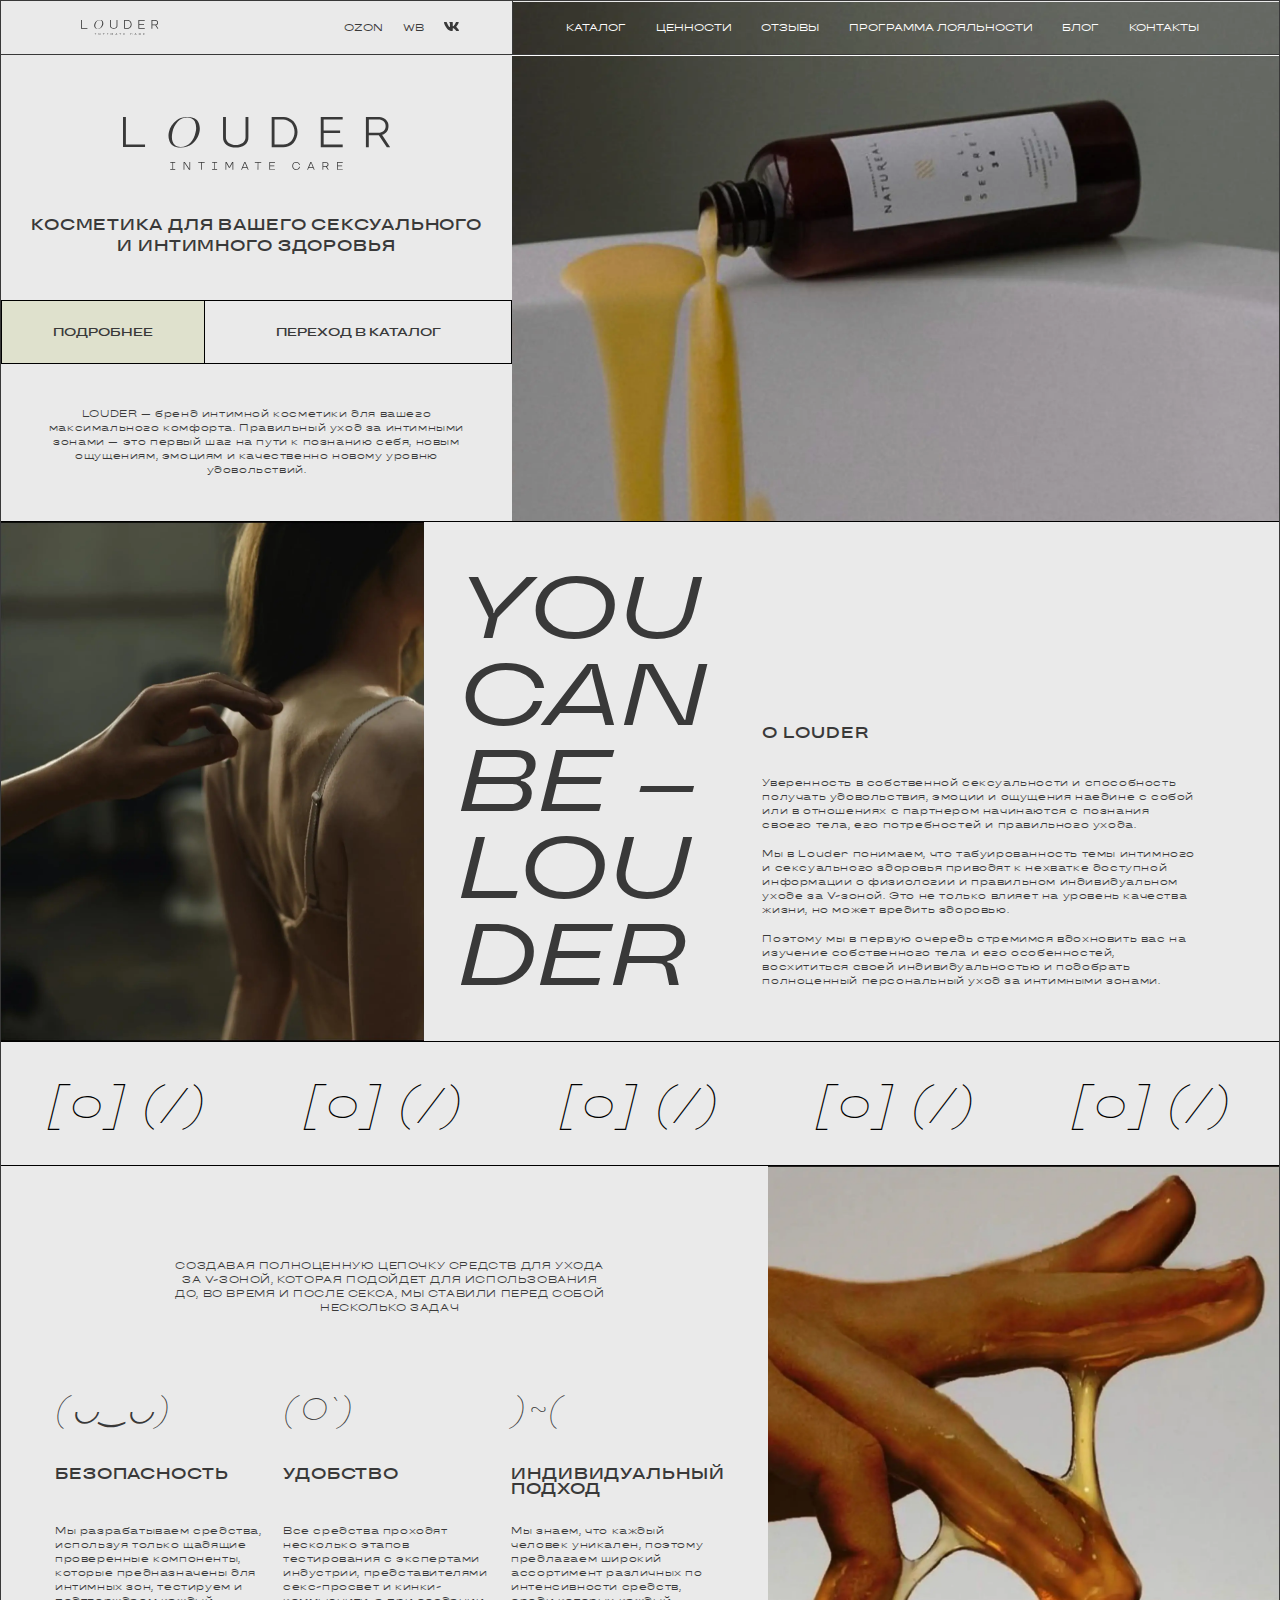
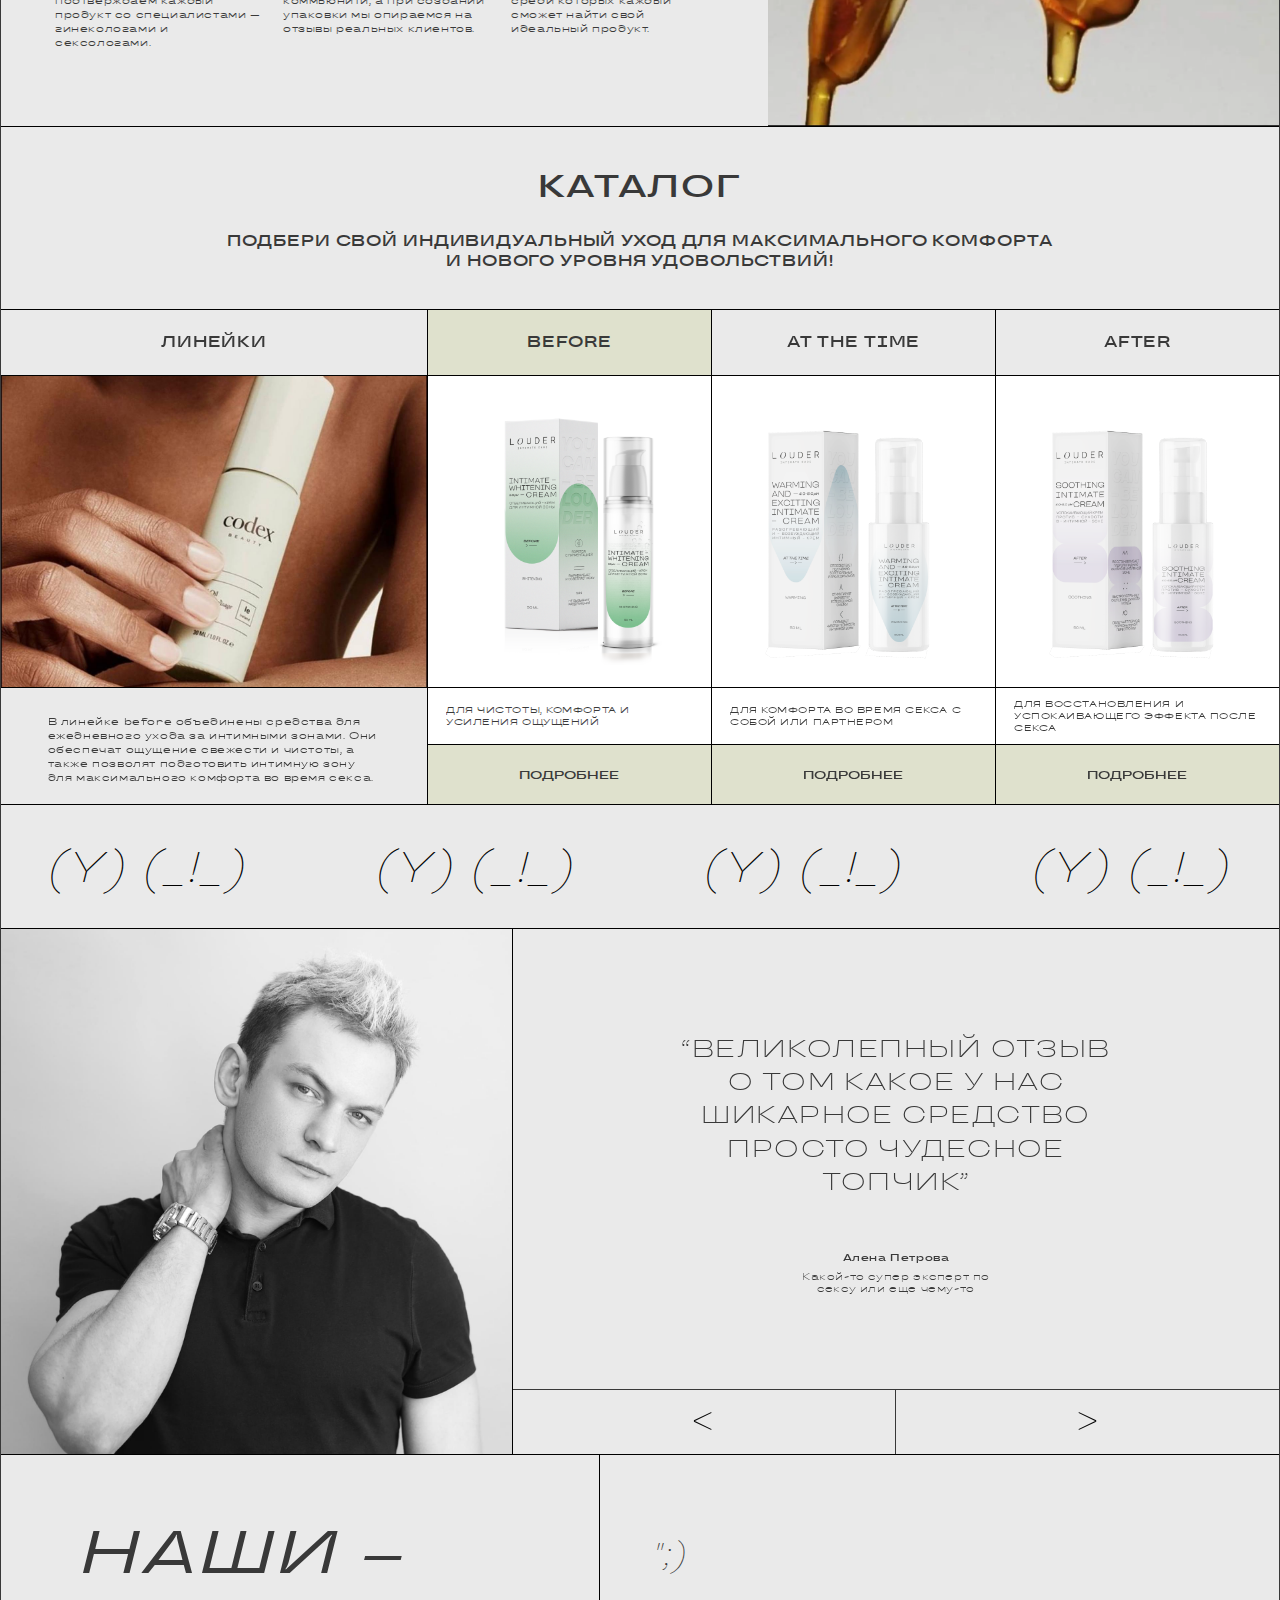
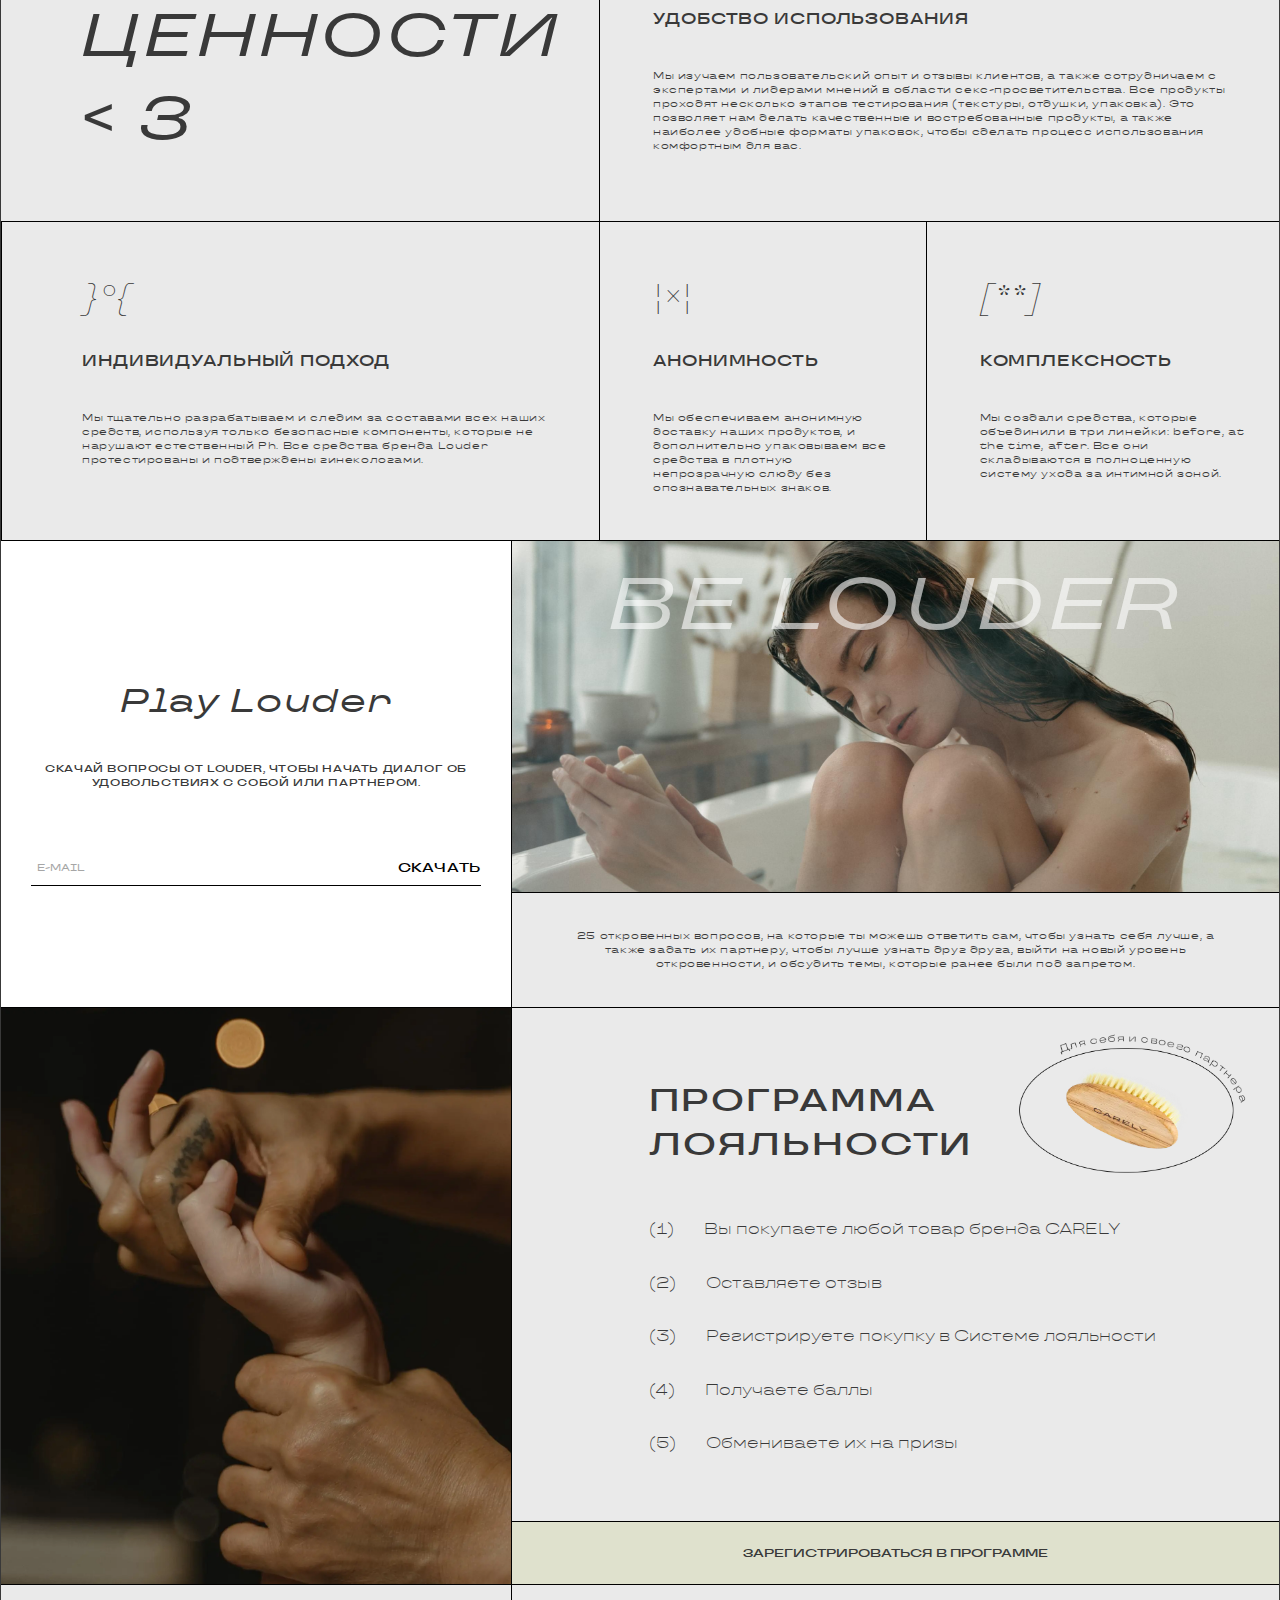
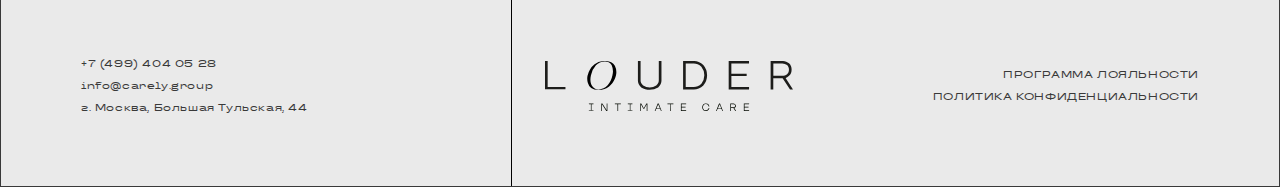
<file: index.html>
<!DOCTYPE html> <html lang="ru">

<head>
    <meta charset="UTF-8">
    <meta name="viewport" content="width=device-width, initial-scale=1.0">
    <meta name="description" content="">
    <meta name="keywords" content="">
    <link rel="stylesheet" href="css/libs.min.css">
    <link rel="stylesheet" href="css/style.min.css">
    <title>Главная</title>
</head>

<body>
    <div class="wrapper">
        <header class="header header--index">
            <div class="container">
    <div class="header__inner">
        <a href="" class="header__logo">
            <svg width="116" height="23" viewBox="0 0 116 23" fill="none" xmlns="http://www.w3.org/2000/svg">
    <g clip-path="url(#clip0_495_534)">
        <path d="M1.24703 11.9383H9.56976V13.0514H0V0H1.24703V11.9383Z" fill="#393939"/>
        <path d="M53.2293 8.71023V0H54.4763V8.75197C54.5188 9.39929 54.3989 10.047 54.1275 10.637C53.8561 11.2271 53.4416 11.7411 52.9211 12.1331C51.7398 12.8781 50.3693 13.2738 48.9699 13.2738C47.5705 13.2738 46.2 12.8781 45.0187 12.1331C44.4982 11.7411 44.0837 11.2271 43.8123 10.637C43.5409 10.047 43.421 9.39929 43.4634 8.75197V0H44.7104V8.71023C44.6808 9.2023 44.7771 9.69382 44.9902 10.139C45.2034 10.5842 45.5264 10.9686 45.9294 11.2565C46.8413 11.829 47.898 12.133 48.9769 12.133C50.0557 12.133 51.1125 11.829 52.0244 11.2565C52.421 10.9636 52.7386 10.5778 52.9488 10.1336C53.159 9.68936 53.2554 9.2004 53.2293 8.71023Z" fill="#393939"/>
        <path d="M64.5923 -0.000107803H69.3421C70.2137 -0.0375247 71.0835 0.107944 71.8947 0.42681C72.7059 0.745675 73.4403 1.23077 74.0499 1.85047C75.1896 3.15593 75.817 4.82571 75.817 6.55343C75.817 8.28115 75.1896 9.95093 74.0499 11.2564C73.4375 11.8715 72.7023 12.3526 71.8915 12.6689C71.0808 12.9852 70.2124 13.1297 69.3421 13.0931H64.5923V-0.000107803ZM73.1392 10.4355C74.0368 9.33531 74.5265 7.96238 74.5265 6.54647C74.5265 5.13057 74.0368 3.75764 73.1392 2.65749C72.6561 2.14403 72.0661 1.74115 71.4104 1.47685C70.7547 1.21255 70.049 1.09314 69.3421 1.12693H65.8253V11.9382H69.3421C70.0468 11.9755 70.7513 11.8605 71.4069 11.601C72.0625 11.3416 72.6535 10.9439 73.1392 10.4355Z" fill="#393939"/>
        <path d="M95.4452 13.0932H85.9175V0H95.4312V1.12704H87.1645V5.81609H94.3243V6.94313H87.1785V11.9383H95.4452V13.0932Z" fill="#393939"/>
        <path d="M116.014 13.0932H114.613L111.138 7.93108H106.781V13.0932H105.534V4.68139e-05H110.788C111.997 -0.0703434 113.19 0.30635 114.137 1.05752C114.544 1.42496 114.863 1.8779 115.071 2.38337C115.28 2.88884 115.372 3.43411 115.342 3.97948C115.346 4.49563 115.26 5.00863 115.089 5.49611C114.939 5.90971 114.706 6.2885 114.403 6.60924C114.158 6.85769 113.886 7.07714 113.59 7.2632C113.284 7.50893 112.924 7.68043 112.539 7.76411L116.014 13.0932ZM106.809 1.12709V6.81795H110.816C111.685 6.86725 112.542 6.60009 113.226 6.06659C113.516 5.8034 113.744 5.47995 113.895 5.11923C114.045 4.75851 114.113 4.36937 114.095 3.97948C114.113 3.58751 114.045 3.19626 113.895 2.83327C113.745 2.47028 113.517 2.14436 113.226 1.87845C112.539 1.34948 111.684 1.08287 110.816 1.12709H106.809Z" fill="#393939"/>
        <path d="M33.1788 6.63686C33.0451 7.21414 32.8574 7.77778 32.6183 8.32047C32.3363 8.95427 31.9788 9.5522 31.5535 10.1015C31.1036 10.7012 30.576 11.2392 29.9842 11.7016C29.3327 12.1966 28.6037 12.582 27.8264 12.8426C26.9237 13.1429 25.9761 13.2887 25.0242 13.2739C23.8194 13.3338 22.6255 13.0228 21.6054 12.3834C20.8413 11.8228 20.2965 11.0163 20.0642 10.1015C19.7071 8.97968 19.6587 7.78347 19.924 6.63686C20.1405 5.65199 20.5243 4.71093 21.059 3.85404C21.6142 2.93637 22.342 2.13332 23.2027 1.48865C24.5774 0.462278 26.2613 -0.0722276 27.9806 -0.0279884C29.0023 -0.0570556 30.0176 0.14268 30.951 0.556404C31.6901 0.902861 32.2951 1.47932 32.6744 2.19827C33.3702 3.57072 33.5491 5.14494 33.1788 6.63686ZM31.5254 6.63686C31.959 5.09701 31.8452 3.45586 31.2032 1.98955C30.8817 1.40307 30.3951 0.922302 29.8029 0.60601C29.2106 0.289719 28.5385 0.151606 27.8685 0.208551C27.1103 0.203795 26.3593 0.354587 25.6625 0.651477C24.9657 0.948368 24.3382 1.38496 23.8192 1.9339C22.6015 3.24825 21.7851 4.8793 21.4653 6.63686C20.9469 9.07183 21.2972 10.9085 22.5302 12.119C22.8673 12.4418 23.2676 12.6923 23.7063 12.855C24.1449 13.0178 24.6126 13.0893 25.0802 13.0652C25.8856 13.064 26.6804 12.8833 27.4061 12.5364C28.1222 12.2 28.7649 11.7273 29.2976 11.145C29.8528 10.522 30.3238 9.82972 30.6988 9.08575C31.073 8.30565 31.3506 7.48334 31.5254 6.63686Z" fill="#393939"/>
        <path d="M20.5127 19.563H22.6844V19.8552H21.7597V22.638H22.6844V22.9302H20.5127V22.638H21.4655V19.8552H20.5407L20.5127 19.563Z" fill="#393939"/>
        <path d="M29.1715 22.958H28.667L26.6494 19.9248V22.958H26.3271V19.563H26.8316L28.8632 22.6102V19.563H29.1855L29.1715 22.958Z" fill="#393939"/>
        <path d="M33.8793 19.8552H32.6743V19.563H35.4766V19.8552H34.2156V22.958H33.8933L33.8793 19.8552Z" fill="#393939"/>
        <path d="M38.7134 19.563H40.8851V19.8552H39.9604V22.638H40.8851V22.9302H38.7134V22.638H39.6802V19.8552H38.7554L38.7134 19.563Z" fill="#393939"/>
        <path d="M47.5685 19.9387L46.4195 22.0119H46.0132L44.8502 19.9387V22.958H44.542V19.563H45.0324L46.2234 21.7197L47.4143 19.563H47.9047V22.958H47.5825L47.5685 19.9387Z" fill="#393939"/>
        <path d="M52.7249 19.563H53.1732L54.5744 22.958H54.2381L53.8878 22.1371H51.9963L51.66 22.958H51.3237L52.7249 19.563ZM52.1224 21.8588H53.7757L52.9491 19.8552L52.1224 21.8588Z" fill="#393939"/>
        <path d="M58.5397 19.8552H57.2646V19.563H60.0669V19.8552H58.7919V22.958H58.4696L58.5397 19.8552Z" fill="#393939"/>
        <path d="M66.0213 22.958H63.5693V19.563H66.0213V19.8552H63.8916V21.0796H65.7411V21.3579H63.8916V22.6658H66.0213V22.958Z" fill="#393939"/>
        <path d="M74.0079 22.513C73.8516 22.3447 73.7303 22.1475 73.651 21.9326C73.5717 21.7177 73.5358 21.4894 73.5455 21.2607C73.5275 20.7991 73.6936 20.3491 74.0079 20.0084C74.1635 19.8446 74.3531 19.7162 74.5636 19.6321C74.774 19.5481 75.0003 19.5103 75.2269 19.5214C75.4871 19.5194 75.7448 19.5716 75.9835 19.6745C76.1824 19.7659 76.3592 19.8988 76.5019 20.0641C76.6069 20.1998 76.6918 20.3497 76.7541 20.5093C76.8112 20.6319 76.8445 20.7641 76.8522 20.8989H76.5299C76.5127 20.7453 76.46 20.5976 76.3758 20.4676C76.3088 20.3566 76.2289 20.2538 76.1376 20.1615C76.0279 20.0594 75.8995 19.9791 75.7593 19.9249C75.5908 19.8554 75.4093 19.8222 75.2269 19.8275C75.0432 19.816 74.8593 19.8463 74.6893 19.9163C74.5193 19.9862 74.3677 20.0939 74.2461 20.2311C74.0095 20.5228 73.8806 20.8861 73.8806 21.2607C73.8806 21.6353 74.0095 21.9986 74.2461 22.2903C74.367 22.4292 74.5181 22.539 74.688 22.6113C74.8579 22.6836 75.0422 22.7166 75.2269 22.7078C75.4103 22.7087 75.5918 22.6708 75.7593 22.5965C75.902 22.5476 76.0315 22.4666 76.1376 22.3599C76.2289 22.2676 76.3088 22.1648 76.3758 22.0538C76.4572 21.9275 76.5098 21.785 76.5299 21.6364H76.8522C76.8413 21.7707 76.8082 21.9024 76.7541 22.026C76.6915 22.1811 76.6066 22.3264 76.5019 22.4573C76.3592 22.6226 76.1824 22.7555 75.9835 22.8469C75.7448 22.9498 75.4871 23.002 75.2269 23C75 23.014 74.7728 22.9776 74.5619 22.8933C74.351 22.8091 74.1618 22.6791 74.0079 22.513Z" fill="#393939"/>
        <path d="M81.406 19.563H81.8544L83.2555 22.958H82.9192L82.583 22.1371H80.6774L80.3412 22.958H80.0049L81.406 19.563ZM80.8035 21.8588H82.4569L81.7143 19.8552L80.8035 21.8588Z" fill="#393939"/>
        <path d="M89.3785 22.9584H89.0142L88.1315 21.567H86.9966V22.9584H86.6743V19.5634H88.0755C88.3897 19.5465 88.6991 19.6456 88.9442 19.8417C89.0492 19.9357 89.1315 20.0522 89.1849 20.1823C89.2383 20.3124 89.2614 20.4528 89.2524 20.593C89.2739 20.7267 89.2739 20.8629 89.2524 20.9965C89.2066 21.0981 89.1452 21.192 89.0703 21.2748C89.0134 21.3452 88.9417 21.4022 88.8601 21.4418C88.7752 21.5091 88.6735 21.5524 88.5659 21.567L89.3785 22.9584ZM86.9966 19.8556V21.3305H88.0334C88.2601 21.341 88.4833 21.2721 88.6639 21.1357C88.7413 21.0688 88.8018 20.9849 88.8407 20.8907C88.8797 20.7965 88.8959 20.6946 88.8881 20.593C88.8928 20.4918 88.8752 20.3908 88.8364 20.2971C88.7977 20.2034 88.7388 20.1192 88.6639 20.0504C88.4833 19.914 88.2601 19.845 88.0334 19.8556H86.9966Z" fill="#393939"/>
        <path d="M95.4733 22.958H93.0073V19.563H95.4733V19.8552H93.3296V21.0796H95.1931V21.3579H93.3296V22.6658H95.4733V22.958Z" fill="#393939"/>
    </g>
    <defs>
        <clipPath id="clip0_495_534">
            <rect width="116" height="23" fill="white"/>
        </clipPath>
    </defs>
</svg>

        </a>
        <div class="header__mob">
            <div class="header__shops">
                <a href="" class="header__shop">OZON</a>
                <a href="" class="header__shop">WB</a>
            </div>
            <a href="" class="header__social">
                <img src="img/vk.svg" alt="">
            </a>
            <nav class="nav">
                <a href="" class="nav__link">каталог</a>
                <a href="" class="nav__link">ценности</a>
                <a href="" class="nav__link">отзывы</a>
                <a href="" class="nav__link">программа лояльности</a>
                <a href="" class="nav__link">блог</a>
                <a href="" class="nav__link">контакты</a>
            </nav>
        </div>
        <div class="burger">
            <svg width="16" height="16" viewBox="0 0 16 16" fill="none" xmlns="http://www.w3.org/2000/svg">
                <rect width="6" height="6" fill="#393939"/>
                <rect y="10" width="6" height="6" fill="#393939"/>
                <rect x="10" width="6" height="6" fill="#393939"/>
                <rect x="10" y="10" width="6" height="6" fill="#393939"/>
            </svg>
        </div>
    </div>
</div>

        </header>
        <main class="content">

            <section class="main">
                <div class="main__content">
                    <div class="main__logo">
                        <svg width="116" height="23" viewBox="0 0 116 23" fill="none" xmlns="http://www.w3.org/2000/svg">
    <g clip-path="url(#clip0_495_534)">
        <path d="M1.24703 11.9383H9.56976V13.0514H0V0H1.24703V11.9383Z" fill="#393939"/>
        <path d="M53.2293 8.71023V0H54.4763V8.75197C54.5188 9.39929 54.3989 10.047 54.1275 10.637C53.8561 11.2271 53.4416 11.7411 52.9211 12.1331C51.7398 12.8781 50.3693 13.2738 48.9699 13.2738C47.5705 13.2738 46.2 12.8781 45.0187 12.1331C44.4982 11.7411 44.0837 11.2271 43.8123 10.637C43.5409 10.047 43.421 9.39929 43.4634 8.75197V0H44.7104V8.71023C44.6808 9.2023 44.7771 9.69382 44.9902 10.139C45.2034 10.5842 45.5264 10.9686 45.9294 11.2565C46.8413 11.829 47.898 12.133 48.9769 12.133C50.0557 12.133 51.1125 11.829 52.0244 11.2565C52.421 10.9636 52.7386 10.5778 52.9488 10.1336C53.159 9.68936 53.2554 9.2004 53.2293 8.71023Z" fill="#393939"/>
        <path d="M64.5923 -0.000107803H69.3421C70.2137 -0.0375247 71.0835 0.107944 71.8947 0.42681C72.7059 0.745675 73.4403 1.23077 74.0499 1.85047C75.1896 3.15593 75.817 4.82571 75.817 6.55343C75.817 8.28115 75.1896 9.95093 74.0499 11.2564C73.4375 11.8715 72.7023 12.3526 71.8915 12.6689C71.0808 12.9852 70.2124 13.1297 69.3421 13.0931H64.5923V-0.000107803ZM73.1392 10.4355C74.0368 9.33531 74.5265 7.96238 74.5265 6.54647C74.5265 5.13057 74.0368 3.75764 73.1392 2.65749C72.6561 2.14403 72.0661 1.74115 71.4104 1.47685C70.7547 1.21255 70.049 1.09314 69.3421 1.12693H65.8253V11.9382H69.3421C70.0468 11.9755 70.7513 11.8605 71.4069 11.601C72.0625 11.3416 72.6535 10.9439 73.1392 10.4355Z" fill="#393939"/>
        <path d="M95.4452 13.0932H85.9175V0H95.4312V1.12704H87.1645V5.81609H94.3243V6.94313H87.1785V11.9383H95.4452V13.0932Z" fill="#393939"/>
        <path d="M116.014 13.0932H114.613L111.138 7.93108H106.781V13.0932H105.534V4.68139e-05H110.788C111.997 -0.0703434 113.19 0.30635 114.137 1.05752C114.544 1.42496 114.863 1.8779 115.071 2.38337C115.28 2.88884 115.372 3.43411 115.342 3.97948C115.346 4.49563 115.26 5.00863 115.089 5.49611C114.939 5.90971 114.706 6.2885 114.403 6.60924C114.158 6.85769 113.886 7.07714 113.59 7.2632C113.284 7.50893 112.924 7.68043 112.539 7.76411L116.014 13.0932ZM106.809 1.12709V6.81795H110.816C111.685 6.86725 112.542 6.60009 113.226 6.06659C113.516 5.8034 113.744 5.47995 113.895 5.11923C114.045 4.75851 114.113 4.36937 114.095 3.97948C114.113 3.58751 114.045 3.19626 113.895 2.83327C113.745 2.47028 113.517 2.14436 113.226 1.87845C112.539 1.34948 111.684 1.08287 110.816 1.12709H106.809Z" fill="#393939"/>
        <path d="M33.1788 6.63686C33.0451 7.21414 32.8574 7.77778 32.6183 8.32047C32.3363 8.95427 31.9788 9.5522 31.5535 10.1015C31.1036 10.7012 30.576 11.2392 29.9842 11.7016C29.3327 12.1966 28.6037 12.582 27.8264 12.8426C26.9237 13.1429 25.9761 13.2887 25.0242 13.2739C23.8194 13.3338 22.6255 13.0228 21.6054 12.3834C20.8413 11.8228 20.2965 11.0163 20.0642 10.1015C19.7071 8.97968 19.6587 7.78347 19.924 6.63686C20.1405 5.65199 20.5243 4.71093 21.059 3.85404C21.6142 2.93637 22.342 2.13332 23.2027 1.48865C24.5774 0.462278 26.2613 -0.0722276 27.9806 -0.0279884C29.0023 -0.0570556 30.0176 0.14268 30.951 0.556404C31.6901 0.902861 32.2951 1.47932 32.6744 2.19827C33.3702 3.57072 33.5491 5.14494 33.1788 6.63686ZM31.5254 6.63686C31.959 5.09701 31.8452 3.45586 31.2032 1.98955C30.8817 1.40307 30.3951 0.922302 29.8029 0.60601C29.2106 0.289719 28.5385 0.151606 27.8685 0.208551C27.1103 0.203795 26.3593 0.354587 25.6625 0.651477C24.9657 0.948368 24.3382 1.38496 23.8192 1.9339C22.6015 3.24825 21.7851 4.8793 21.4653 6.63686C20.9469 9.07183 21.2972 10.9085 22.5302 12.119C22.8673 12.4418 23.2676 12.6923 23.7063 12.855C24.1449 13.0178 24.6126 13.0893 25.0802 13.0652C25.8856 13.064 26.6804 12.8833 27.4061 12.5364C28.1222 12.2 28.7649 11.7273 29.2976 11.145C29.8528 10.522 30.3238 9.82972 30.6988 9.08575C31.073 8.30565 31.3506 7.48334 31.5254 6.63686Z" fill="#393939"/>
        <path d="M20.5127 19.563H22.6844V19.8552H21.7597V22.638H22.6844V22.9302H20.5127V22.638H21.4655V19.8552H20.5407L20.5127 19.563Z" fill="#393939"/>
        <path d="M29.1715 22.958H28.667L26.6494 19.9248V22.958H26.3271V19.563H26.8316L28.8632 22.6102V19.563H29.1855L29.1715 22.958Z" fill="#393939"/>
        <path d="M33.8793 19.8552H32.6743V19.563H35.4766V19.8552H34.2156V22.958H33.8933L33.8793 19.8552Z" fill="#393939"/>
        <path d="M38.7134 19.563H40.8851V19.8552H39.9604V22.638H40.8851V22.9302H38.7134V22.638H39.6802V19.8552H38.7554L38.7134 19.563Z" fill="#393939"/>
        <path d="M47.5685 19.9387L46.4195 22.0119H46.0132L44.8502 19.9387V22.958H44.542V19.563H45.0324L46.2234 21.7197L47.4143 19.563H47.9047V22.958H47.5825L47.5685 19.9387Z" fill="#393939"/>
        <path d="M52.7249 19.563H53.1732L54.5744 22.958H54.2381L53.8878 22.1371H51.9963L51.66 22.958H51.3237L52.7249 19.563ZM52.1224 21.8588H53.7757L52.9491 19.8552L52.1224 21.8588Z" fill="#393939"/>
        <path d="M58.5397 19.8552H57.2646V19.563H60.0669V19.8552H58.7919V22.958H58.4696L58.5397 19.8552Z" fill="#393939"/>
        <path d="M66.0213 22.958H63.5693V19.563H66.0213V19.8552H63.8916V21.0796H65.7411V21.3579H63.8916V22.6658H66.0213V22.958Z" fill="#393939"/>
        <path d="M74.0079 22.513C73.8516 22.3447 73.7303 22.1475 73.651 21.9326C73.5717 21.7177 73.5358 21.4894 73.5455 21.2607C73.5275 20.7991 73.6936 20.3491 74.0079 20.0084C74.1635 19.8446 74.3531 19.7162 74.5636 19.6321C74.774 19.5481 75.0003 19.5103 75.2269 19.5214C75.4871 19.5194 75.7448 19.5716 75.9835 19.6745C76.1824 19.7659 76.3592 19.8988 76.5019 20.0641C76.6069 20.1998 76.6918 20.3497 76.7541 20.5093C76.8112 20.6319 76.8445 20.7641 76.8522 20.8989H76.5299C76.5127 20.7453 76.46 20.5976 76.3758 20.4676C76.3088 20.3566 76.2289 20.2538 76.1376 20.1615C76.0279 20.0594 75.8995 19.9791 75.7593 19.9249C75.5908 19.8554 75.4093 19.8222 75.2269 19.8275C75.0432 19.816 74.8593 19.8463 74.6893 19.9163C74.5193 19.9862 74.3677 20.0939 74.2461 20.2311C74.0095 20.5228 73.8806 20.8861 73.8806 21.2607C73.8806 21.6353 74.0095 21.9986 74.2461 22.2903C74.367 22.4292 74.5181 22.539 74.688 22.6113C74.8579 22.6836 75.0422 22.7166 75.2269 22.7078C75.4103 22.7087 75.5918 22.6708 75.7593 22.5965C75.902 22.5476 76.0315 22.4666 76.1376 22.3599C76.2289 22.2676 76.3088 22.1648 76.3758 22.0538C76.4572 21.9275 76.5098 21.785 76.5299 21.6364H76.8522C76.8413 21.7707 76.8082 21.9024 76.7541 22.026C76.6915 22.1811 76.6066 22.3264 76.5019 22.4573C76.3592 22.6226 76.1824 22.7555 75.9835 22.8469C75.7448 22.9498 75.4871 23.002 75.2269 23C75 23.014 74.7728 22.9776 74.5619 22.8933C74.351 22.8091 74.1618 22.6791 74.0079 22.513Z" fill="#393939"/>
        <path d="M81.406 19.563H81.8544L83.2555 22.958H82.9192L82.583 22.1371H80.6774L80.3412 22.958H80.0049L81.406 19.563ZM80.8035 21.8588H82.4569L81.7143 19.8552L80.8035 21.8588Z" fill="#393939"/>
        <path d="M89.3785 22.9584H89.0142L88.1315 21.567H86.9966V22.9584H86.6743V19.5634H88.0755C88.3897 19.5465 88.6991 19.6456 88.9442 19.8417C89.0492 19.9357 89.1315 20.0522 89.1849 20.1823C89.2383 20.3124 89.2614 20.4528 89.2524 20.593C89.2739 20.7267 89.2739 20.8629 89.2524 20.9965C89.2066 21.0981 89.1452 21.192 89.0703 21.2748C89.0134 21.3452 88.9417 21.4022 88.8601 21.4418C88.7752 21.5091 88.6735 21.5524 88.5659 21.567L89.3785 22.9584ZM86.9966 19.8556V21.3305H88.0334C88.2601 21.341 88.4833 21.2721 88.6639 21.1357C88.7413 21.0688 88.8018 20.9849 88.8407 20.8907C88.8797 20.7965 88.8959 20.6946 88.8881 20.593C88.8928 20.4918 88.8752 20.3908 88.8364 20.2971C88.7977 20.2034 88.7388 20.1192 88.6639 20.0504C88.4833 19.914 88.2601 19.845 88.0334 19.8556H86.9966Z" fill="#393939"/>
        <path d="M95.4733 22.958H93.0073V19.563H95.4733V19.8552H93.3296V21.0796H95.1931V21.3579H93.3296V22.6658H95.4733V22.958Z" fill="#393939"/>
    </g>
    <defs>
        <clipPath id="clip0_495_534">
            <rect width="116" height="23" fill="white"/>
        </clipPath>
    </defs>
</svg>

                    </div>
                    <h1 class="main__title display2">
                        Косметика для вашего сексуального <br>
                        и интимного здоровья
                    </h1>
                    <div class="main__nav">
                        <a href="" class="main__btn m-btn m-btn-primary">
                            <span>подробнее</span>
                        </a>
                        <a href="" class="main__btn m-btn m-btn-outline">
                            <span class="_desktop-view">переход в каталог</span>
                            <span class="_mob-view">каталог</span>
                        </a>
                    </div>
                    <div class="main__text">
                        <p class="text15">
                            LOUDER — бренд интимной косметики для вашего <br> максимального комфорта. Правильный уход за интимными зонами — это первый шаг на пути к познанию себя, новым ощущениям, эмоциям и качественно новому уровню удовольствий.
                        </p>
                    </div>
                </div>
                <div class="main__img">
                    <img src="img/main-img.webp" alt="">
                </div>
            </section>

            <section class="about">
                <div class="about__img">
                    <img src="img/about.webp" alt="">
                </div>
                <div class="about__moto">
                    <div class="about__moto-text">
                        YOU
                        CAN
                        BE –
                        LOU
                        DER
                    </div>
                </div>
                <div class="about__content">
                    <div class="about__info">
                        <h2 class="about__title display2">
                            о Louder
                        </h2>
                        <div class="about__text text15">
                            <p>Уверенность в собственной сексуальности и способность получать удовольствия, эмоции и ощущения наедине с собой или в отношениях с партнером начинаются с познания своего тела, его потребностей и правильного ухода.</p>
                            <p>Мы в Louder понимаем, что табуированность темы интимного и сексуального здоровья приводят к нехватке доступной информации о физиологии и правильном индивидуальном уходе за V-зоной. Это не только влияет на уровень качества жизни, но может вредить здоровью.</p>
                            <p>Поэтому мы в первую очередь стремимся вдохновить вас на изучение собственного тела и его особенностей, восхититься своей индивидуальностью и подобрать полноценный персональный уход за интимными зонами.</p>
                        </div>
                    </div>
                </div>
            </section>

            <section class="decor">
                <div class="decor__item">
                    [o]  (/)
                </div>
                <div class="decor__item">
                    [o]  (/)
                </div>
                <div class="decor__item">
                    [o]  (/)
                </div>
                <div class="decor__item">
                    [o]  (/)
                </div>
                <div class="decor__item _mob-hide">
                    [o]  (/)
                </div>
            </section>

            <section class="advantages">
                <div class="advantages__content">
                    <h2 class="advantages__title">
                        <span class="text15">
                            Создавая полноценную цепочку средств для ухода за V-зоной, которая подойдет для использования до, во время и после секса, мы ставили перед собой несколько задач
                        </span>
                    </h2>
                    <div class="advantages__items">
                        <div class="advantage-card">
                            <div class="advantage-card__decor">
                                (◡‿◡)
                            </div>
                            <div class="advantage-card__info">
                                <div class="advantage-card__title display2">
                                    БЕЗОПАСНОСТЬ
                                </div>
                                <div class="advantage-card__desc text15">
                                    Мы разрабатываем средства, используя только щадящие проверенные компоненты, которые предназначены
                                    для интимных зон, тестируем
                                    и подтверждаем каждый продукт со специалистами — гинекологами и сексологами.
                                </div>
                            </div>
                        </div>
                        <div class="advantage-card">
                            <div class="advantage-card__decor">
                                (0`)
                            </div>
                            <div class="advantage-card__info">
                                <div class="advantage-card__title display2">
                                    УДОБСТВО
                                </div>
                                <div class="advantage-card__desc text15">
                                    Все средства проходят несколько этапов тестирования с экспертами индустрии, представителями секс-просвет и кинки-коммьюнити, а при создании упаковки мы опираемся
                                    на отзывы реальных клиентов.
                                </div>
                            </div>
                        </div>
                        <div class="advantage-card">
                            <div class="advantage-card__decor">
                                )~(
                            </div>
                            <div class="advantage-card__info">
                                <div class="advantage-card__title display2">
                                    ИНДИВИДУАЛЬНЫЙ ПОДХОД
                                </div>
                                <div class="advantage-card__desc text15">
                                    Мы знаем, что каждый человек уникален, поэтому предлагаем широкий ассортимент различных
                                    по интенсивности средств, среди которых каждый сможет найти свой идеальный продукт.
                                </div>
                            </div>
                        </div>
                    </div>
                </div>
                <div class="advantages__img">
                    <img src="img/advantages.webp" alt="">
                </div>
            </section>

            <section class="catalog">
                <div class="container">
                    <div class="catalog__top">
                        <h2 class="catalog__title display1">
                            каталог
                        </h2>
                        <p class="catalog__desc display2">
                            Подбери свой индивидуальный уход для максимального комфорта <br>
                            и нового уровня удовольствий!
                        </p>
                    </div>
                </div>
                <div class="catalog__slider">
                    <div class="swiper-container">
                        <div class="swiper-wrapper">
                            <div class="swiper-slide">
                                <div class="catalog-card">
                                    <div class="catalog-card__top">
                                        <span class="display2">ЛИНЕЙКИ</span>
                                    </div>
                                    <div class="catalog-card__img">
                                        <img src="img/catalog.jpg" alt="">
                                    </div>
                                    <div class="catalog-card__desc">
                                        <p class="catalog-card__desc-text text15">
                                            В линейке before объединены средства
                                            для ежедневного ухода за интимными зонами. Они обеспечат ощущение свежести и чистоты,
                                            а также позволят подготовить интимную зону
                                            для максимального комфорта во время секса.
                                        </p>
                                    </div>
                                </div>
                            </div>
                            <div class="swiper-slide">
                                <div class="catalog-card2">
    
    <div class="catalog-card2__top _accent">
        <span class="display2">
            BEFORE
        </span>
    </div>
    <div class="catalog-card2__img">
        <img src="img/catalog2.png" alt="">
    </div>
    <div class="catalog-card2__desc">
        <p class="catalog-card2__desc-text">
            для чистоты, комфорта и усиления ощущений
        </p>
    </div>
    <a href="" class="catalog-card2__link m-btn m-btn-primary">
        <span>подробнее</span>
    </a>
</div>

                            </div>
                            <div class="swiper-slide">
                                <div class="catalog-card2">
    
    <div class="catalog-card2__top ">
        <span class="display2">
            AT THE TIME
        </span>
    </div>
    <div class="catalog-card2__img">
        <img src="img/catalog3.png" alt="">
    </div>
    <div class="catalog-card2__desc">
        <p class="catalog-card2__desc-text">
            для комфорта во время секса с собой или партнером
        </p>
    </div>
    <a href="" class="catalog-card2__link m-btn m-btn-primary">
        <span>подробнее</span>
    </a>
</div>

                            </div>
                            <div class="swiper-slide">
                                <div class="catalog-card2">
    
    <div class="catalog-card2__top ">
        <span class="display2">
            AFTER
        </span>
    </div>
    <div class="catalog-card2__img">
        <img src="img/catalog4.png" alt="">
    </div>
    <div class="catalog-card2__desc">
        <p class="catalog-card2__desc-text">
            для восстановления и успокаивающего эффекта после секса
        </p>
    </div>
    <a href="" class="catalog-card2__link m-btn m-btn-primary">
        <span>подробнее</span>
    </a>
</div>

                            </div>
                        </div>
                    </div>
                    <div class="swiper-button swiper-button-prev">
                        <span><</span>
                    </div>
                    <div class="swiper-button swiper-button-next">
                        <span>></span>
                    </div>
                </div>
            </section>

            <section class="decor">
                <div class="decor__item">
                    (Y)   (_!_)
                </div>
                <div class="decor__item">
                    (Y)   (_!_)
                </div>
                <div class="decor__item">
                    (Y)   (_!_)
                </div>
                <div class="decor__item">
                    (Y)   (_!_)
                </div>
            </section>

            <section class="review">
                <div class="swiper-container">
    <div class="swiper-wrapper">
        <div class="review-card swiper-slide">
    <div class="review-card__img">
        <img src="img/review.jpg" alt="">
    </div>
    <div class="review-card__content">
        <div class="review-card__info">
            <div class="review-card__text">
                “великолепный отзыв <br>
                о том какое у нас <br>
                шикарное средство <br>
                просто чудесное <br>
                топчик”
            </div>
            <div class="review-card__by">
                <div class="review-card__name">
                    Алена Петрова
                </div>
                <div class="review-card__who">
                    Какой-то супер эксперт
                    по сексу или еще чему-то
                </div>
            </div>
        </div>
    </div>
</div>

        <div class="review-card swiper-slide">
    <div class="review-card__img">
        <img src="img/review.jpg" alt="">
    </div>
    <div class="review-card__content">
        <div class="review-card__info">
            <div class="review-card__text">
                “великолепный отзыв <br>
                о том какое у нас <br>
                шикарное средство <br>
                просто чудесное <br>
                топчик”
            </div>
            <div class="review-card__by">
                <div class="review-card__name">
                    Алена Петрова
                </div>
                <div class="review-card__who">
                    Какой-то супер эксперт
                    по сексу или еще чему-то
                </div>
            </div>
        </div>
    </div>
</div>

    </div>
</div>
<div class="review__nav">
    <div class="swiper-button swiper-button-prev">
        <span><</span>
    </div>
    <div class="swiper-button swiper-button-next">
        <span>></span>
    </div>
</div>

            </section>

            <section class="values">
                <div class="values__info">
                    <h2 class="values__title">
                        НАШИ –
                        ЦЕННОСТИ
                        < З
                    </h2>
                </div>
                <div class="advantage-card">
                    <div class="advantage-card__decor">
                        ";)
                    </div>
                    <div class="advantage-card__info">
                        <div class="advantage-card__title display2">
                            Удобство использования
                        </div>
                        <div class="advantage-card__desc text15">
                            Мы изучаем пользовательский опыт и отзывы клиентов, а также сотрудничаем
                            с экспертами и лидерами мнений в области секс-просветительства. Все продукты проходят несколько этапов тестирования (текстуры, отдушки, упаковка). Это позволяет нам делать качественные и востребованные продукты, а также наиболее удобные форматы упаковок, чтобы сделать процесс использования комфортным для вас.
                        </div>
                    </div>
                </div>
                <div class="advantage-card">
                    <div class="advantage-card__decor">
                        }°{
                    </div>
                    <div class="advantage-card__info">
                        <div class="advantage-card__title display2">
                            Индивидуальный подход
                        </div>
                        <div class="advantage-card__desc text15">
                            Мы тщательно разрабатываем и следим за составами всех наших средств, используя только безопасные компоненты, которые не нарушают естественный Ph. Все средства бренда Louder протестированы и подтверждены гинекологами.
                        </div>
                    </div>
                </div>
                <div class="advantage-card">
                    <div class="advantage-card__decor">
                        ¦×¦
                    </div>
                    <div class="advantage-card__info">
                        <div class="advantage-card__title display2">
                            Анонимность
                        </div>
                        <div class="advantage-card__desc text15">
                            Мы обеспечиваем анонимную доставку наших продуктов, и дополнительно упаковываем все средства в плотную непрозрачную слюду без опознавательных знаков.
                        </div>
                    </div>
                </div>
                <div class="advantage-card">
                    <div class="advantage-card__decor">
                        [**]
                    </div>
                    <div class="advantage-card__info">
                        <div class="advantage-card__title display2">
                            Комплексность
                        </div>
                        <div class="advantage-card__desc text15">
                            Мы создали средства, которые объединили в три линейки: before, at the time, after. Все они складываются в полноценную систему ухода за интимной зоной.
                        </div>
                    </div>
                </div>
            </section>

            <section class="play">
                <form class="play__form">
                    <div class="play__form-info">
                        <div class="play__form-title">
                            Play Louder
                        </div>
                        <div class="play__form-desc display2">
                            Скачай вопросы от Louder, чтобы начать диалог
                            об удовольствиях с собой или партнером.
                        </div>
                    </div>
                    <fieldset class="play__field fg">
                        <input type="email" placeholder="E-MAIL">
                        <button class="play__btn">
                            <span class="display2">СКАЧАТЬ</span>
                        </button>
                    </fieldset>
                </form>
                <div class="play__content">
                    <div class="play__img">
                        <img src="img/play.jpg" alt="">

                    </div>
                    <div class="play__info">
                        <h2 class="play__title">
                            <span> BE LOUDER</span>
                        </h2>
                        <div class="play__text">
                            <div class="play__desc text15">
                                25 откровенных вопросов, на которые ты можешь ответить сам, чтобы узнать себя лучше,
                                а также задать их партнеру, чтобы лучше узнать друг друга, выйти на новый уровень откровенности, и обсудить темы, которые ранее были под запретом.
                            </div>
                        </div>
                    </div>
                </div>
            </section>

            <section class="program">
                <div class="program__img">
                    <img src="img/program.webp" alt="">
                </div>
                <div class="program__content">
                    <h2 class="program__title display1">
                        ПРОГРАММА ЛОЯЛЬНОСТИ
                    </h2>
                    <div class="program__list">
                        <ol>
                            <li>Вы покупаете любой товар бренда CARELY</li>
                            <li>Оставляете отзыв</li>
                            <li>Регистрируете покупку в Системе лояльности</li>
                            <li>Получаете баллы</li>
                            <li>Обмениваете их на призы</li>
                        </ol>
                    </div>
                    <img src="img/program2.webp" alt="" class="program__img2">
                    <img src="img/program3.svg" alt="" class="program__img3">
                    <a href="" class="program__link m-btn m-btn-primary">
                        <span>зарегистрироваться в программе</span>
                    </a>
                </div>
            </section>

        </main>
        <footer class="footer">
            <div class="footer__contacts">
    <div class="footer__contacts-items">
        <a href="tel:+74994040528" class="footer__contacts-item">
            +7 (499) 404 05 28
        </a>
        <a href="mailto:info@carely.group" class="footer__contacts-item">
            info@carely.group
        </a>
        <div class="footer__contacts-item">
            г. Москва, Большая Тульская, 44
        </div>
    </div>
</div>

<div class="footer__img">
    <img class="footer__logo" src="img/logo.svg" alt="">
</div>

<div class="footer__links">
    <div class="footer__links-items">
        <a href="" class="footer__links-item">ПРОГРАММА ЛОЯЛЬНОСТИ</a>
        <a href="" class="footer__links-item">ПОЛИТИКА КОНФИДЕНЦИАЛЬНОСТИ</a>
    </div>
</div>

        </footer>
    </div>

    <script src="js/libs.min.js"></script>
<script src="js/main.min.js"></script>

</body>

</html>
</file>
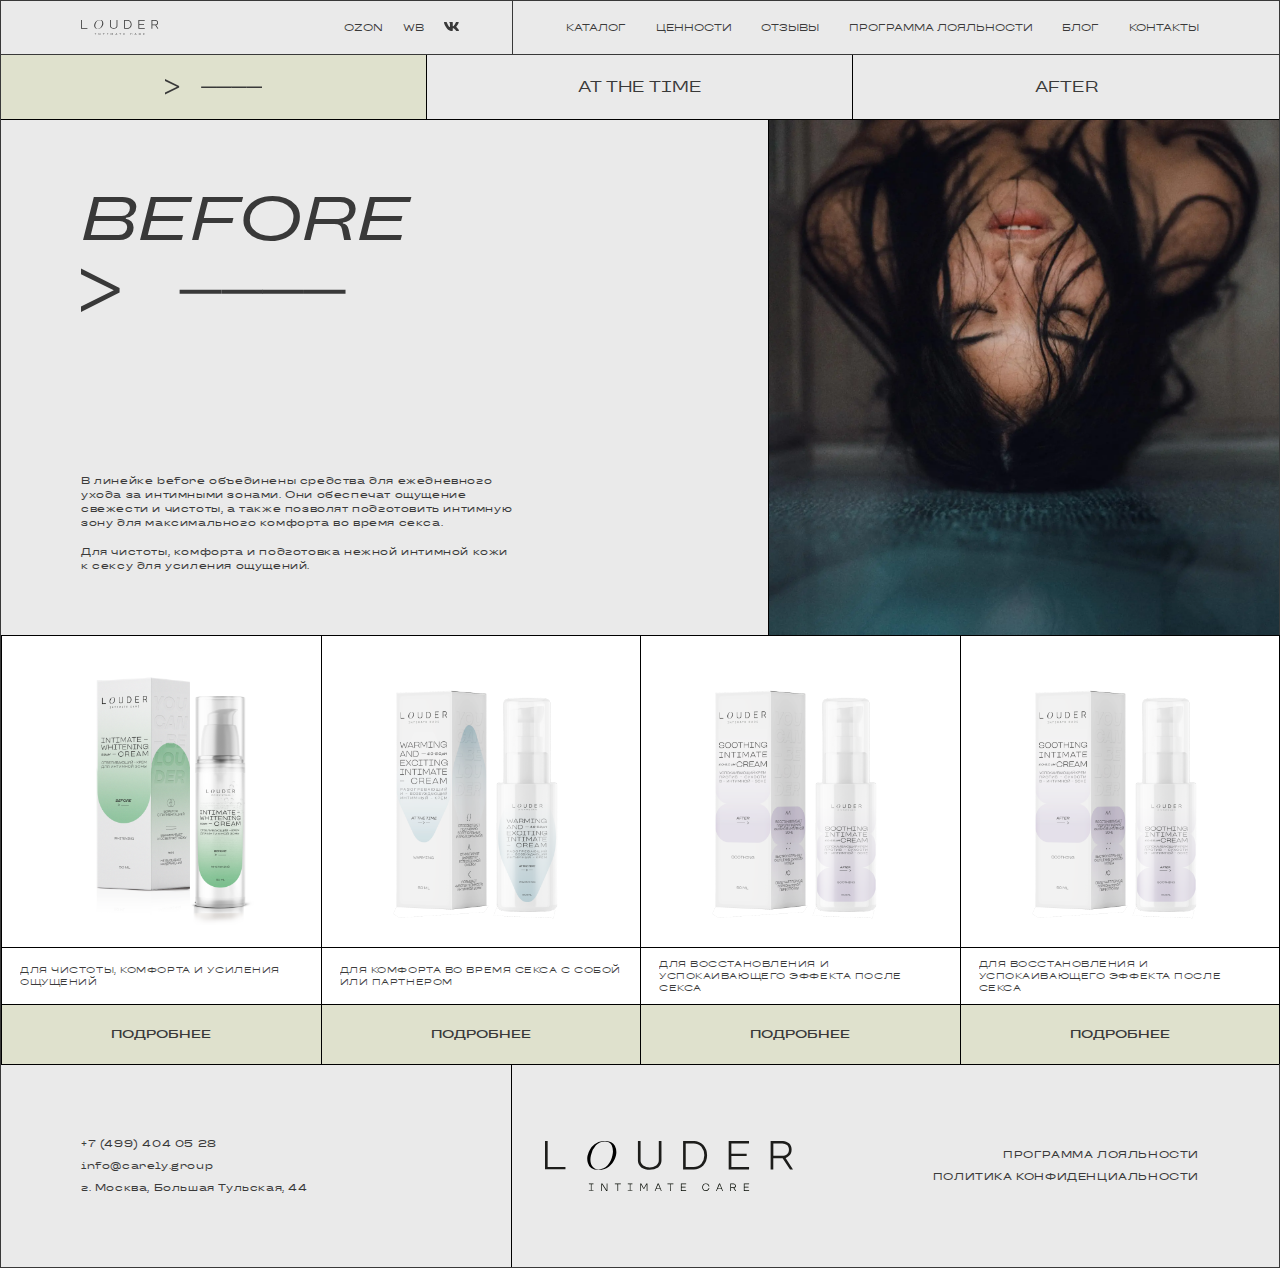
<file: catalog-page.html>
<!DOCTYPE html> <html lang="ru">

<head>
    <meta charset="UTF-8">
    <meta name="viewport" content="width=device-width, initial-scale=1.0">
    <meta name="description" content="">
    <meta name="keywords" content="">
    <link rel="stylesheet" href="css/libs.min.css">
    <link rel="stylesheet" href="css/style.min.css">
    <title>страница каталога AT THE TIME</title>
</head>

<body>
    <div class="wrapper">
        <header class="header">
            <div class="container">
    <div class="header__inner">
        <a href="" class="header__logo">
            <svg width="116" height="23" viewBox="0 0 116 23" fill="none" xmlns="http://www.w3.org/2000/svg">
    <g clip-path="url(#clip0_495_534)">
        <path d="M1.24703 11.9383H9.56976V13.0514H0V0H1.24703V11.9383Z" fill="#393939"/>
        <path d="M53.2293 8.71023V0H54.4763V8.75197C54.5188 9.39929 54.3989 10.047 54.1275 10.637C53.8561 11.2271 53.4416 11.7411 52.9211 12.1331C51.7398 12.8781 50.3693 13.2738 48.9699 13.2738C47.5705 13.2738 46.2 12.8781 45.0187 12.1331C44.4982 11.7411 44.0837 11.2271 43.8123 10.637C43.5409 10.047 43.421 9.39929 43.4634 8.75197V0H44.7104V8.71023C44.6808 9.2023 44.7771 9.69382 44.9902 10.139C45.2034 10.5842 45.5264 10.9686 45.9294 11.2565C46.8413 11.829 47.898 12.133 48.9769 12.133C50.0557 12.133 51.1125 11.829 52.0244 11.2565C52.421 10.9636 52.7386 10.5778 52.9488 10.1336C53.159 9.68936 53.2554 9.2004 53.2293 8.71023Z" fill="#393939"/>
        <path d="M64.5923 -0.000107803H69.3421C70.2137 -0.0375247 71.0835 0.107944 71.8947 0.42681C72.7059 0.745675 73.4403 1.23077 74.0499 1.85047C75.1896 3.15593 75.817 4.82571 75.817 6.55343C75.817 8.28115 75.1896 9.95093 74.0499 11.2564C73.4375 11.8715 72.7023 12.3526 71.8915 12.6689C71.0808 12.9852 70.2124 13.1297 69.3421 13.0931H64.5923V-0.000107803ZM73.1392 10.4355C74.0368 9.33531 74.5265 7.96238 74.5265 6.54647C74.5265 5.13057 74.0368 3.75764 73.1392 2.65749C72.6561 2.14403 72.0661 1.74115 71.4104 1.47685C70.7547 1.21255 70.049 1.09314 69.3421 1.12693H65.8253V11.9382H69.3421C70.0468 11.9755 70.7513 11.8605 71.4069 11.601C72.0625 11.3416 72.6535 10.9439 73.1392 10.4355Z" fill="#393939"/>
        <path d="M95.4452 13.0932H85.9175V0H95.4312V1.12704H87.1645V5.81609H94.3243V6.94313H87.1785V11.9383H95.4452V13.0932Z" fill="#393939"/>
        <path d="M116.014 13.0932H114.613L111.138 7.93108H106.781V13.0932H105.534V4.68139e-05H110.788C111.997 -0.0703434 113.19 0.30635 114.137 1.05752C114.544 1.42496 114.863 1.8779 115.071 2.38337C115.28 2.88884 115.372 3.43411 115.342 3.97948C115.346 4.49563 115.26 5.00863 115.089 5.49611C114.939 5.90971 114.706 6.2885 114.403 6.60924C114.158 6.85769 113.886 7.07714 113.59 7.2632C113.284 7.50893 112.924 7.68043 112.539 7.76411L116.014 13.0932ZM106.809 1.12709V6.81795H110.816C111.685 6.86725 112.542 6.60009 113.226 6.06659C113.516 5.8034 113.744 5.47995 113.895 5.11923C114.045 4.75851 114.113 4.36937 114.095 3.97948C114.113 3.58751 114.045 3.19626 113.895 2.83327C113.745 2.47028 113.517 2.14436 113.226 1.87845C112.539 1.34948 111.684 1.08287 110.816 1.12709H106.809Z" fill="#393939"/>
        <path d="M33.1788 6.63686C33.0451 7.21414 32.8574 7.77778 32.6183 8.32047C32.3363 8.95427 31.9788 9.5522 31.5535 10.1015C31.1036 10.7012 30.576 11.2392 29.9842 11.7016C29.3327 12.1966 28.6037 12.582 27.8264 12.8426C26.9237 13.1429 25.9761 13.2887 25.0242 13.2739C23.8194 13.3338 22.6255 13.0228 21.6054 12.3834C20.8413 11.8228 20.2965 11.0163 20.0642 10.1015C19.7071 8.97968 19.6587 7.78347 19.924 6.63686C20.1405 5.65199 20.5243 4.71093 21.059 3.85404C21.6142 2.93637 22.342 2.13332 23.2027 1.48865C24.5774 0.462278 26.2613 -0.0722276 27.9806 -0.0279884C29.0023 -0.0570556 30.0176 0.14268 30.951 0.556404C31.6901 0.902861 32.2951 1.47932 32.6744 2.19827C33.3702 3.57072 33.5491 5.14494 33.1788 6.63686ZM31.5254 6.63686C31.959 5.09701 31.8452 3.45586 31.2032 1.98955C30.8817 1.40307 30.3951 0.922302 29.8029 0.60601C29.2106 0.289719 28.5385 0.151606 27.8685 0.208551C27.1103 0.203795 26.3593 0.354587 25.6625 0.651477C24.9657 0.948368 24.3382 1.38496 23.8192 1.9339C22.6015 3.24825 21.7851 4.8793 21.4653 6.63686C20.9469 9.07183 21.2972 10.9085 22.5302 12.119C22.8673 12.4418 23.2676 12.6923 23.7063 12.855C24.1449 13.0178 24.6126 13.0893 25.0802 13.0652C25.8856 13.064 26.6804 12.8833 27.4061 12.5364C28.1222 12.2 28.7649 11.7273 29.2976 11.145C29.8528 10.522 30.3238 9.82972 30.6988 9.08575C31.073 8.30565 31.3506 7.48334 31.5254 6.63686Z" fill="#393939"/>
        <path d="M20.5127 19.563H22.6844V19.8552H21.7597V22.638H22.6844V22.9302H20.5127V22.638H21.4655V19.8552H20.5407L20.5127 19.563Z" fill="#393939"/>
        <path d="M29.1715 22.958H28.667L26.6494 19.9248V22.958H26.3271V19.563H26.8316L28.8632 22.6102V19.563H29.1855L29.1715 22.958Z" fill="#393939"/>
        <path d="M33.8793 19.8552H32.6743V19.563H35.4766V19.8552H34.2156V22.958H33.8933L33.8793 19.8552Z" fill="#393939"/>
        <path d="M38.7134 19.563H40.8851V19.8552H39.9604V22.638H40.8851V22.9302H38.7134V22.638H39.6802V19.8552H38.7554L38.7134 19.563Z" fill="#393939"/>
        <path d="M47.5685 19.9387L46.4195 22.0119H46.0132L44.8502 19.9387V22.958H44.542V19.563H45.0324L46.2234 21.7197L47.4143 19.563H47.9047V22.958H47.5825L47.5685 19.9387Z" fill="#393939"/>
        <path d="M52.7249 19.563H53.1732L54.5744 22.958H54.2381L53.8878 22.1371H51.9963L51.66 22.958H51.3237L52.7249 19.563ZM52.1224 21.8588H53.7757L52.9491 19.8552L52.1224 21.8588Z" fill="#393939"/>
        <path d="M58.5397 19.8552H57.2646V19.563H60.0669V19.8552H58.7919V22.958H58.4696L58.5397 19.8552Z" fill="#393939"/>
        <path d="M66.0213 22.958H63.5693V19.563H66.0213V19.8552H63.8916V21.0796H65.7411V21.3579H63.8916V22.6658H66.0213V22.958Z" fill="#393939"/>
        <path d="M74.0079 22.513C73.8516 22.3447 73.7303 22.1475 73.651 21.9326C73.5717 21.7177 73.5358 21.4894 73.5455 21.2607C73.5275 20.7991 73.6936 20.3491 74.0079 20.0084C74.1635 19.8446 74.3531 19.7162 74.5636 19.6321C74.774 19.5481 75.0003 19.5103 75.2269 19.5214C75.4871 19.5194 75.7448 19.5716 75.9835 19.6745C76.1824 19.7659 76.3592 19.8988 76.5019 20.0641C76.6069 20.1998 76.6918 20.3497 76.7541 20.5093C76.8112 20.6319 76.8445 20.7641 76.8522 20.8989H76.5299C76.5127 20.7453 76.46 20.5976 76.3758 20.4676C76.3088 20.3566 76.2289 20.2538 76.1376 20.1615C76.0279 20.0594 75.8995 19.9791 75.7593 19.9249C75.5908 19.8554 75.4093 19.8222 75.2269 19.8275C75.0432 19.816 74.8593 19.8463 74.6893 19.9163C74.5193 19.9862 74.3677 20.0939 74.2461 20.2311C74.0095 20.5228 73.8806 20.8861 73.8806 21.2607C73.8806 21.6353 74.0095 21.9986 74.2461 22.2903C74.367 22.4292 74.5181 22.539 74.688 22.6113C74.8579 22.6836 75.0422 22.7166 75.2269 22.7078C75.4103 22.7087 75.5918 22.6708 75.7593 22.5965C75.902 22.5476 76.0315 22.4666 76.1376 22.3599C76.2289 22.2676 76.3088 22.1648 76.3758 22.0538C76.4572 21.9275 76.5098 21.785 76.5299 21.6364H76.8522C76.8413 21.7707 76.8082 21.9024 76.7541 22.026C76.6915 22.1811 76.6066 22.3264 76.5019 22.4573C76.3592 22.6226 76.1824 22.7555 75.9835 22.8469C75.7448 22.9498 75.4871 23.002 75.2269 23C75 23.014 74.7728 22.9776 74.5619 22.8933C74.351 22.8091 74.1618 22.6791 74.0079 22.513Z" fill="#393939"/>
        <path d="M81.406 19.563H81.8544L83.2555 22.958H82.9192L82.583 22.1371H80.6774L80.3412 22.958H80.0049L81.406 19.563ZM80.8035 21.8588H82.4569L81.7143 19.8552L80.8035 21.8588Z" fill="#393939"/>
        <path d="M89.3785 22.9584H89.0142L88.1315 21.567H86.9966V22.9584H86.6743V19.5634H88.0755C88.3897 19.5465 88.6991 19.6456 88.9442 19.8417C89.0492 19.9357 89.1315 20.0522 89.1849 20.1823C89.2383 20.3124 89.2614 20.4528 89.2524 20.593C89.2739 20.7267 89.2739 20.8629 89.2524 20.9965C89.2066 21.0981 89.1452 21.192 89.0703 21.2748C89.0134 21.3452 88.9417 21.4022 88.8601 21.4418C88.7752 21.5091 88.6735 21.5524 88.5659 21.567L89.3785 22.9584ZM86.9966 19.8556V21.3305H88.0334C88.2601 21.341 88.4833 21.2721 88.6639 21.1357C88.7413 21.0688 88.8018 20.9849 88.8407 20.8907C88.8797 20.7965 88.8959 20.6946 88.8881 20.593C88.8928 20.4918 88.8752 20.3908 88.8364 20.2971C88.7977 20.2034 88.7388 20.1192 88.6639 20.0504C88.4833 19.914 88.2601 19.845 88.0334 19.8556H86.9966Z" fill="#393939"/>
        <path d="M95.4733 22.958H93.0073V19.563H95.4733V19.8552H93.3296V21.0796H95.1931V21.3579H93.3296V22.6658H95.4733V22.958Z" fill="#393939"/>
    </g>
    <defs>
        <clipPath id="clip0_495_534">
            <rect width="116" height="23" fill="white"/>
        </clipPath>
    </defs>
</svg>

        </a>
        <div class="header__mob">
            <div class="header__shops">
                <a href="" class="header__shop">OZON</a>
                <a href="" class="header__shop">WB</a>
            </div>
            <a href="" class="header__social">
                <img src="img/vk.svg" alt="">
            </a>
            <nav class="nav">
                <a href="" class="nav__link">каталог</a>
                <a href="" class="nav__link">ценности</a>
                <a href="" class="nav__link">отзывы</a>
                <a href="" class="nav__link">программа лояльности</a>
                <a href="" class="nav__link">блог</a>
                <a href="" class="nav__link">контакты</a>
            </nav>
        </div>
        <div class="burger">
            <svg width="16" height="16" viewBox="0 0 16 16" fill="none" xmlns="http://www.w3.org/2000/svg">
                <rect width="6" height="6" fill="#393939"/>
                <rect y="10" width="6" height="6" fill="#393939"/>
                <rect x="10" width="6" height="6" fill="#393939"/>
                <rect x="10" y="10" width="6" height="6" fill="#393939"/>
            </svg>
        </div>
    </div>
</div>

        </header>
        <main class="content">

            <section class="catalog-page">
                <div class="catalog-page__nav">
                    <a href="" class="catalog-page__link _type1 _active">
                        <span>BEFORE</span>
                        <img src="img/before.svg" alt="">
                    </a>
                    <a href="" class="catalog-page__link _type2">
                        <span>AT THE TIME</span>
                        <img src="img/after.svg" alt="">
                    </a>
                    <a href="" class="catalog-page__link _type1">
                        <span>AFTER</span>
                        <img src="img/before.svg" alt="">
                    </a>
                </div>

                <div class="catalog-page__wrap">
                    <div class="catalog-page__content">
                        <h1 class="catalog-page__title">
                            <span>BEFORE</span>
                            <svg width="403" height="67" viewBox="0 0 403 67" fill="none" xmlns="http://www.w3.org/2000/svg">
                                <path d="M213.506 32.9531V39.3581H150.185V33.0865L213.506 32.9531Z" fill="#393939"/>
                                <path d="M276.966 32.9531V39.3581H213.645V33.0865L276.966 32.9531Z" fill="#393939"/>
                                <path d="M339.475 32.9531V39.3581H276.154V33.0865L339.475 32.9531Z" fill="#393939"/>
                                <path d="M402.795 32.9531V39.3581H339.473V33.0865L402.795 32.9531Z" fill="#393939"/>
                                <path d="M58.7212 37.2233L0 66.9801V58.4399L49.9265 33.8874L0 9.46829V0.794922L58.7212 30.5515V37.2233Z" fill="#393939"/>
                            </svg>
                        </h1>
                        <div class="catalog-page__text">
                            <div class="catalog-page__desc text15">
                                <p>В линейке before объединены средства для ежедневного ухода за интимными зонами. Они обеспечат ощущение свежести и чистоты, а также позволят подготовить интимную зону для максимального комфорта во время секса.</p>
                                <p>Для чистоты, комфорта и подготовка нежной интимной кожи к сексу для усиления ощущений.</p>
                            </div>
                        </div>
                    </div>
                    <div class="catalog-page__img">
                        <img src="img/catalog5.webp" alt="">
                    </div>
                </div>

                <div class="catalog-page__items">
                    <div class="catalog-card2">
    
    <div class="catalog-card2__img">
        <img src="img/catalog2.png" alt="">
    </div>
    <div class="catalog-card2__desc">
        <p class="catalog-card2__desc-text">
            для чистоты, комфорта и усиления ощущений
        </p>
    </div>
    <a href="" class="catalog-card2__link m-btn m-btn-primary">
        <span>подробнее</span>
    </a>
</div>

                    <div class="catalog-card2">
    
    <div class="catalog-card2__img">
        <img src="img/catalog3.png" alt="">
    </div>
    <div class="catalog-card2__desc">
        <p class="catalog-card2__desc-text">
            для комфорта во время секса с собой или партнером
        </p>
    </div>
    <a href="" class="catalog-card2__link m-btn m-btn-primary">
        <span>подробнее</span>
    </a>
</div>

                    <div class="catalog-card2">
    
    <div class="catalog-card2__img">
        <img src="img/catalog4.png" alt="">
    </div>
    <div class="catalog-card2__desc">
        <p class="catalog-card2__desc-text">
            для восстановления и успокаивающего эффекта после секса
        </p>
    </div>
    <a href="" class="catalog-card2__link m-btn m-btn-primary">
        <span>подробнее</span>
    </a>
</div>

                    <div class="catalog-card2">
    
    <div class="catalog-card2__img">
        <img src="img/catalog4.png" alt="">
    </div>
    <div class="catalog-card2__desc">
        <p class="catalog-card2__desc-text">
            для восстановления и успокаивающего эффекта после секса
        </p>
    </div>
    <a href="" class="catalog-card2__link m-btn m-btn-primary">
        <span>подробнее</span>
    </a>
</div>

                </div>
            </section>

        </main>
        <footer class="footer">
            <div class="footer__contacts">
    <div class="footer__contacts-items">
        <a href="tel:+74994040528" class="footer__contacts-item">
            +7 (499) 404 05 28
        </a>
        <a href="mailto:info@carely.group" class="footer__contacts-item">
            info@carely.group
        </a>
        <div class="footer__contacts-item">
            г. Москва, Большая Тульская, 44
        </div>
    </div>
</div>

<div class="footer__img">
    <img class="footer__logo" src="img/logo.svg" alt="">
</div>

<div class="footer__links">
    <div class="footer__links-items">
        <a href="" class="footer__links-item">ПРОГРАММА ЛОЯЛЬНОСТИ</a>
        <a href="" class="footer__links-item">ПОЛИТИКА КОНФИДЕНЦИАЛЬНОСТИ</a>
    </div>
</div>

        </footer>
    </div>

    <script src="js/libs.min.js"></script>
<script src="js/main.min.js"></script>

</body>

</html>
</file>
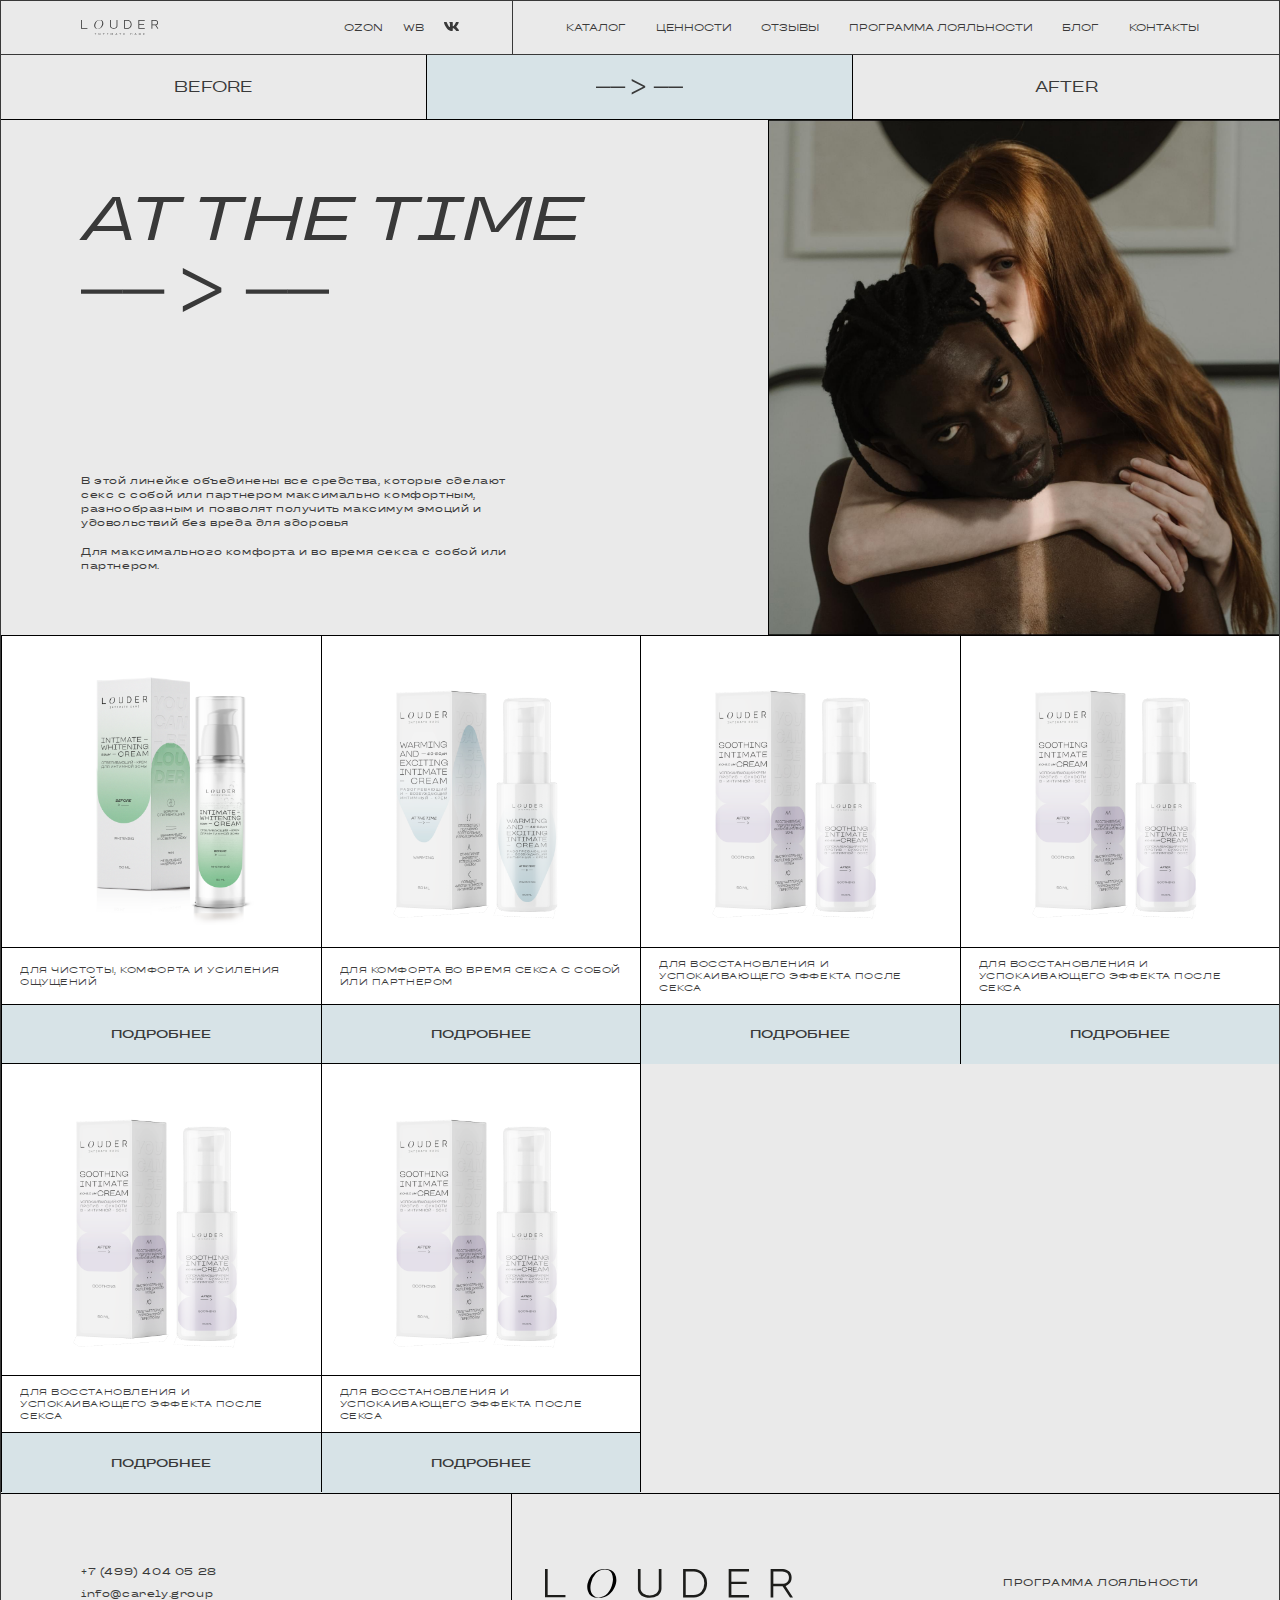
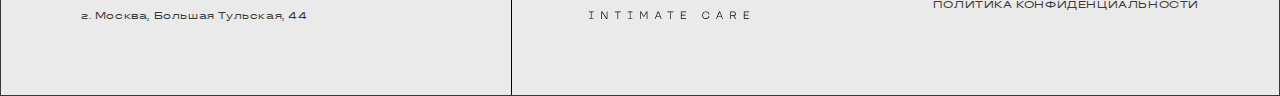
<file: catalog-page2.html>
<!DOCTYPE html> <html lang="ru">

<head>
    <meta charset="UTF-8">
    <meta name="viewport" content="width=device-width, initial-scale=1.0">
    <meta name="description" content="">
    <meta name="keywords" content="">
    <link rel="stylesheet" href="css/libs.min.css">
    <link rel="stylesheet" href="css/style.min.css">
    <title>страница каталога BEFORE</title>
</head>

<body>
    <div class="wrapper">
        <header class="header">
            <div class="container">
    <div class="header__inner">
        <a href="" class="header__logo">
            <svg width="116" height="23" viewBox="0 0 116 23" fill="none" xmlns="http://www.w3.org/2000/svg">
    <g clip-path="url(#clip0_495_534)">
        <path d="M1.24703 11.9383H9.56976V13.0514H0V0H1.24703V11.9383Z" fill="#393939"/>
        <path d="M53.2293 8.71023V0H54.4763V8.75197C54.5188 9.39929 54.3989 10.047 54.1275 10.637C53.8561 11.2271 53.4416 11.7411 52.9211 12.1331C51.7398 12.8781 50.3693 13.2738 48.9699 13.2738C47.5705 13.2738 46.2 12.8781 45.0187 12.1331C44.4982 11.7411 44.0837 11.2271 43.8123 10.637C43.5409 10.047 43.421 9.39929 43.4634 8.75197V0H44.7104V8.71023C44.6808 9.2023 44.7771 9.69382 44.9902 10.139C45.2034 10.5842 45.5264 10.9686 45.9294 11.2565C46.8413 11.829 47.898 12.133 48.9769 12.133C50.0557 12.133 51.1125 11.829 52.0244 11.2565C52.421 10.9636 52.7386 10.5778 52.9488 10.1336C53.159 9.68936 53.2554 9.2004 53.2293 8.71023Z" fill="#393939"/>
        <path d="M64.5923 -0.000107803H69.3421C70.2137 -0.0375247 71.0835 0.107944 71.8947 0.42681C72.7059 0.745675 73.4403 1.23077 74.0499 1.85047C75.1896 3.15593 75.817 4.82571 75.817 6.55343C75.817 8.28115 75.1896 9.95093 74.0499 11.2564C73.4375 11.8715 72.7023 12.3526 71.8915 12.6689C71.0808 12.9852 70.2124 13.1297 69.3421 13.0931H64.5923V-0.000107803ZM73.1392 10.4355C74.0368 9.33531 74.5265 7.96238 74.5265 6.54647C74.5265 5.13057 74.0368 3.75764 73.1392 2.65749C72.6561 2.14403 72.0661 1.74115 71.4104 1.47685C70.7547 1.21255 70.049 1.09314 69.3421 1.12693H65.8253V11.9382H69.3421C70.0468 11.9755 70.7513 11.8605 71.4069 11.601C72.0625 11.3416 72.6535 10.9439 73.1392 10.4355Z" fill="#393939"/>
        <path d="M95.4452 13.0932H85.9175V0H95.4312V1.12704H87.1645V5.81609H94.3243V6.94313H87.1785V11.9383H95.4452V13.0932Z" fill="#393939"/>
        <path d="M116.014 13.0932H114.613L111.138 7.93108H106.781V13.0932H105.534V4.68139e-05H110.788C111.997 -0.0703434 113.19 0.30635 114.137 1.05752C114.544 1.42496 114.863 1.8779 115.071 2.38337C115.28 2.88884 115.372 3.43411 115.342 3.97948C115.346 4.49563 115.26 5.00863 115.089 5.49611C114.939 5.90971 114.706 6.2885 114.403 6.60924C114.158 6.85769 113.886 7.07714 113.59 7.2632C113.284 7.50893 112.924 7.68043 112.539 7.76411L116.014 13.0932ZM106.809 1.12709V6.81795H110.816C111.685 6.86725 112.542 6.60009 113.226 6.06659C113.516 5.8034 113.744 5.47995 113.895 5.11923C114.045 4.75851 114.113 4.36937 114.095 3.97948C114.113 3.58751 114.045 3.19626 113.895 2.83327C113.745 2.47028 113.517 2.14436 113.226 1.87845C112.539 1.34948 111.684 1.08287 110.816 1.12709H106.809Z" fill="#393939"/>
        <path d="M33.1788 6.63686C33.0451 7.21414 32.8574 7.77778 32.6183 8.32047C32.3363 8.95427 31.9788 9.5522 31.5535 10.1015C31.1036 10.7012 30.576 11.2392 29.9842 11.7016C29.3327 12.1966 28.6037 12.582 27.8264 12.8426C26.9237 13.1429 25.9761 13.2887 25.0242 13.2739C23.8194 13.3338 22.6255 13.0228 21.6054 12.3834C20.8413 11.8228 20.2965 11.0163 20.0642 10.1015C19.7071 8.97968 19.6587 7.78347 19.924 6.63686C20.1405 5.65199 20.5243 4.71093 21.059 3.85404C21.6142 2.93637 22.342 2.13332 23.2027 1.48865C24.5774 0.462278 26.2613 -0.0722276 27.9806 -0.0279884C29.0023 -0.0570556 30.0176 0.14268 30.951 0.556404C31.6901 0.902861 32.2951 1.47932 32.6744 2.19827C33.3702 3.57072 33.5491 5.14494 33.1788 6.63686ZM31.5254 6.63686C31.959 5.09701 31.8452 3.45586 31.2032 1.98955C30.8817 1.40307 30.3951 0.922302 29.8029 0.60601C29.2106 0.289719 28.5385 0.151606 27.8685 0.208551C27.1103 0.203795 26.3593 0.354587 25.6625 0.651477C24.9657 0.948368 24.3382 1.38496 23.8192 1.9339C22.6015 3.24825 21.7851 4.8793 21.4653 6.63686C20.9469 9.07183 21.2972 10.9085 22.5302 12.119C22.8673 12.4418 23.2676 12.6923 23.7063 12.855C24.1449 13.0178 24.6126 13.0893 25.0802 13.0652C25.8856 13.064 26.6804 12.8833 27.4061 12.5364C28.1222 12.2 28.7649 11.7273 29.2976 11.145C29.8528 10.522 30.3238 9.82972 30.6988 9.08575C31.073 8.30565 31.3506 7.48334 31.5254 6.63686Z" fill="#393939"/>
        <path d="M20.5127 19.563H22.6844V19.8552H21.7597V22.638H22.6844V22.9302H20.5127V22.638H21.4655V19.8552H20.5407L20.5127 19.563Z" fill="#393939"/>
        <path d="M29.1715 22.958H28.667L26.6494 19.9248V22.958H26.3271V19.563H26.8316L28.8632 22.6102V19.563H29.1855L29.1715 22.958Z" fill="#393939"/>
        <path d="M33.8793 19.8552H32.6743V19.563H35.4766V19.8552H34.2156V22.958H33.8933L33.8793 19.8552Z" fill="#393939"/>
        <path d="M38.7134 19.563H40.8851V19.8552H39.9604V22.638H40.8851V22.9302H38.7134V22.638H39.6802V19.8552H38.7554L38.7134 19.563Z" fill="#393939"/>
        <path d="M47.5685 19.9387L46.4195 22.0119H46.0132L44.8502 19.9387V22.958H44.542V19.563H45.0324L46.2234 21.7197L47.4143 19.563H47.9047V22.958H47.5825L47.5685 19.9387Z" fill="#393939"/>
        <path d="M52.7249 19.563H53.1732L54.5744 22.958H54.2381L53.8878 22.1371H51.9963L51.66 22.958H51.3237L52.7249 19.563ZM52.1224 21.8588H53.7757L52.9491 19.8552L52.1224 21.8588Z" fill="#393939"/>
        <path d="M58.5397 19.8552H57.2646V19.563H60.0669V19.8552H58.7919V22.958H58.4696L58.5397 19.8552Z" fill="#393939"/>
        <path d="M66.0213 22.958H63.5693V19.563H66.0213V19.8552H63.8916V21.0796H65.7411V21.3579H63.8916V22.6658H66.0213V22.958Z" fill="#393939"/>
        <path d="M74.0079 22.513C73.8516 22.3447 73.7303 22.1475 73.651 21.9326C73.5717 21.7177 73.5358 21.4894 73.5455 21.2607C73.5275 20.7991 73.6936 20.3491 74.0079 20.0084C74.1635 19.8446 74.3531 19.7162 74.5636 19.6321C74.774 19.5481 75.0003 19.5103 75.2269 19.5214C75.4871 19.5194 75.7448 19.5716 75.9835 19.6745C76.1824 19.7659 76.3592 19.8988 76.5019 20.0641C76.6069 20.1998 76.6918 20.3497 76.7541 20.5093C76.8112 20.6319 76.8445 20.7641 76.8522 20.8989H76.5299C76.5127 20.7453 76.46 20.5976 76.3758 20.4676C76.3088 20.3566 76.2289 20.2538 76.1376 20.1615C76.0279 20.0594 75.8995 19.9791 75.7593 19.9249C75.5908 19.8554 75.4093 19.8222 75.2269 19.8275C75.0432 19.816 74.8593 19.8463 74.6893 19.9163C74.5193 19.9862 74.3677 20.0939 74.2461 20.2311C74.0095 20.5228 73.8806 20.8861 73.8806 21.2607C73.8806 21.6353 74.0095 21.9986 74.2461 22.2903C74.367 22.4292 74.5181 22.539 74.688 22.6113C74.8579 22.6836 75.0422 22.7166 75.2269 22.7078C75.4103 22.7087 75.5918 22.6708 75.7593 22.5965C75.902 22.5476 76.0315 22.4666 76.1376 22.3599C76.2289 22.2676 76.3088 22.1648 76.3758 22.0538C76.4572 21.9275 76.5098 21.785 76.5299 21.6364H76.8522C76.8413 21.7707 76.8082 21.9024 76.7541 22.026C76.6915 22.1811 76.6066 22.3264 76.5019 22.4573C76.3592 22.6226 76.1824 22.7555 75.9835 22.8469C75.7448 22.9498 75.4871 23.002 75.2269 23C75 23.014 74.7728 22.9776 74.5619 22.8933C74.351 22.8091 74.1618 22.6791 74.0079 22.513Z" fill="#393939"/>
        <path d="M81.406 19.563H81.8544L83.2555 22.958H82.9192L82.583 22.1371H80.6774L80.3412 22.958H80.0049L81.406 19.563ZM80.8035 21.8588H82.4569L81.7143 19.8552L80.8035 21.8588Z" fill="#393939"/>
        <path d="M89.3785 22.9584H89.0142L88.1315 21.567H86.9966V22.9584H86.6743V19.5634H88.0755C88.3897 19.5465 88.6991 19.6456 88.9442 19.8417C89.0492 19.9357 89.1315 20.0522 89.1849 20.1823C89.2383 20.3124 89.2614 20.4528 89.2524 20.593C89.2739 20.7267 89.2739 20.8629 89.2524 20.9965C89.2066 21.0981 89.1452 21.192 89.0703 21.2748C89.0134 21.3452 88.9417 21.4022 88.8601 21.4418C88.7752 21.5091 88.6735 21.5524 88.5659 21.567L89.3785 22.9584ZM86.9966 19.8556V21.3305H88.0334C88.2601 21.341 88.4833 21.2721 88.6639 21.1357C88.7413 21.0688 88.8018 20.9849 88.8407 20.8907C88.8797 20.7965 88.8959 20.6946 88.8881 20.593C88.8928 20.4918 88.8752 20.3908 88.8364 20.2971C88.7977 20.2034 88.7388 20.1192 88.6639 20.0504C88.4833 19.914 88.2601 19.845 88.0334 19.8556H86.9966Z" fill="#393939"/>
        <path d="M95.4733 22.958H93.0073V19.563H95.4733V19.8552H93.3296V21.0796H95.1931V21.3579H93.3296V22.6658H95.4733V22.958Z" fill="#393939"/>
    </g>
    <defs>
        <clipPath id="clip0_495_534">
            <rect width="116" height="23" fill="white"/>
        </clipPath>
    </defs>
</svg>

        </a>
        <div class="header__mob">
            <div class="header__shops">
                <a href="" class="header__shop">OZON</a>
                <a href="" class="header__shop">WB</a>
            </div>
            <a href="" class="header__social">
                <img src="img/vk.svg" alt="">
            </a>
            <nav class="nav">
                <a href="" class="nav__link">каталог</a>
                <a href="" class="nav__link">ценности</a>
                <a href="" class="nav__link">отзывы</a>
                <a href="" class="nav__link">программа лояльности</a>
                <a href="" class="nav__link">блог</a>
                <a href="" class="nav__link">контакты</a>
            </nav>
        </div>
        <div class="burger">
            <svg width="16" height="16" viewBox="0 0 16 16" fill="none" xmlns="http://www.w3.org/2000/svg">
                <rect width="6" height="6" fill="#393939"/>
                <rect y="10" width="6" height="6" fill="#393939"/>
                <rect x="10" width="6" height="6" fill="#393939"/>
                <rect x="10" y="10" width="6" height="6" fill="#393939"/>
            </svg>
        </div>
    </div>
</div>

        </header>
        <main class="content">

            <section class="catalog-page _type2">
                <div class="catalog-page__nav">
                    <a href="" class="catalog-page__link _type1">
                        <span>BEFORE</span>
                        <img src="img/before.svg" alt="">
                    </a>
                    <a href="" class="catalog-page__link _type2 _active">
                        <span>AT THE TIME</span>
                        <img src="img/after.svg" alt="">
                    </a>
                    <a href="" class="catalog-page__link _type1">
                        <span>AFTER</span>
                        <img src="img/before.svg" alt="">
                    </a>
                </div>

                <div class="catalog-page__wrap">
                    <div class="catalog-page__content">
                        <h1 class="catalog-page__title">
                            <span>AT THE TIME</span>
                            <svg width="373" height="66" viewBox="0 0 373 66" fill="none" xmlns="http://www.w3.org/2000/svg">
                                <path d="M62.6049 32.2168V38.4726H0V32.2168H62.6049Z" fill="#393939"/>
                                <path d="M124.897 32.2168V38.4726H62.2925V32.2168H124.897Z" fill="#393939"/>
                                <path d="M309.9 32.2168V38.4726H247.295V32.2168H309.9Z" fill="#393939"/>
                                <path d="M372.033 32.2168V38.4726H309.428V32.2168H372.033Z" fill="#393939"/>
                                <path d="M210.512 36.4405L152.759 66V57.3978L201.748 32.9998L152.759 8.6017V0L210.512 29.559V36.4405Z" fill="#393939"/>
                            </svg>
                        </h1>
                        <div class="catalog-page__text">
                            <div class="catalog-page__desc text15">
                                <p>В этой линейке объединены все средства, которые сделают секс с собой или партнером максимально комфортным, разнообразным и позволят получить максимум эмоций и удовольствий без вреда для здоровья</p>
                                <p>Для максимального комфорта и во время секса с собой или партнером.</p>
                            </div>
                        </div>
                    </div>
                    <div class="catalog-page__img">
                        <img src="img/catalog6.jpg" alt="">
                    </div>
                </div>

                <div class="catalog-page__items">
                    <div class="catalog-card2">
    
    <div class="catalog-card2__img">
        <img src="img/catalog2.png" alt="">
    </div>
    <div class="catalog-card2__desc">
        <p class="catalog-card2__desc-text">
            для чистоты, комфорта и усиления ощущений
        </p>
    </div>
    <a href="" class="catalog-card2__link m-btn m-btn-primary">
        <span>подробнее</span>
    </a>
</div>

                    <div class="catalog-card2">
    
    <div class="catalog-card2__img">
        <img src="img/catalog3.png" alt="">
    </div>
    <div class="catalog-card2__desc">
        <p class="catalog-card2__desc-text">
            для комфорта во время секса с собой или партнером
        </p>
    </div>
    <a href="" class="catalog-card2__link m-btn m-btn-primary">
        <span>подробнее</span>
    </a>
</div>

                    <div class="catalog-card2">
    
    <div class="catalog-card2__img">
        <img src="img/catalog4.png" alt="">
    </div>
    <div class="catalog-card2__desc">
        <p class="catalog-card2__desc-text">
            для восстановления и успокаивающего эффекта после секса
        </p>
    </div>
    <a href="" class="catalog-card2__link m-btn m-btn-primary">
        <span>подробнее</span>
    </a>
</div>

                    <div class="catalog-card2">
    
    <div class="catalog-card2__img">
        <img src="img/catalog4.png" alt="">
    </div>
    <div class="catalog-card2__desc">
        <p class="catalog-card2__desc-text">
            для восстановления и успокаивающего эффекта после секса
        </p>
    </div>
    <a href="" class="catalog-card2__link m-btn m-btn-primary">
        <span>подробнее</span>
    </a>
</div>

                    <div class="catalog-card2">
    
    <div class="catalog-card2__img">
        <img src="img/catalog4.png" alt="">
    </div>
    <div class="catalog-card2__desc">
        <p class="catalog-card2__desc-text">
            для восстановления и успокаивающего эффекта после секса
        </p>
    </div>
    <a href="" class="catalog-card2__link m-btn m-btn-primary">
        <span>подробнее</span>
    </a>
</div>

                    <div class="catalog-card2">
    
    <div class="catalog-card2__img">
        <img src="img/catalog4.png" alt="">
    </div>
    <div class="catalog-card2__desc">
        <p class="catalog-card2__desc-text">
            для восстановления и успокаивающего эффекта после секса
        </p>
    </div>
    <a href="" class="catalog-card2__link m-btn m-btn-primary">
        <span>подробнее</span>
    </a>
</div>

                </div>
            </section>

        </main>
        <footer class="footer">
            <div class="footer__contacts">
    <div class="footer__contacts-items">
        <a href="tel:+74994040528" class="footer__contacts-item">
            +7 (499) 404 05 28
        </a>
        <a href="mailto:info@carely.group" class="footer__contacts-item">
            info@carely.group
        </a>
        <div class="footer__contacts-item">
            г. Москва, Большая Тульская, 44
        </div>
    </div>
</div>

<div class="footer__img">
    <img class="footer__logo" src="img/logo.svg" alt="">
</div>

<div class="footer__links">
    <div class="footer__links-items">
        <a href="" class="footer__links-item">ПРОГРАММА ЛОЯЛЬНОСТИ</a>
        <a href="" class="footer__links-item">ПОЛИТИКА КОНФИДЕНЦИАЛЬНОСТИ</a>
    </div>
</div>

        </footer>
    </div>

    <script src="js/libs.min.js"></script>
<script src="js/main.min.js"></script>

</body>

</html>
</file>
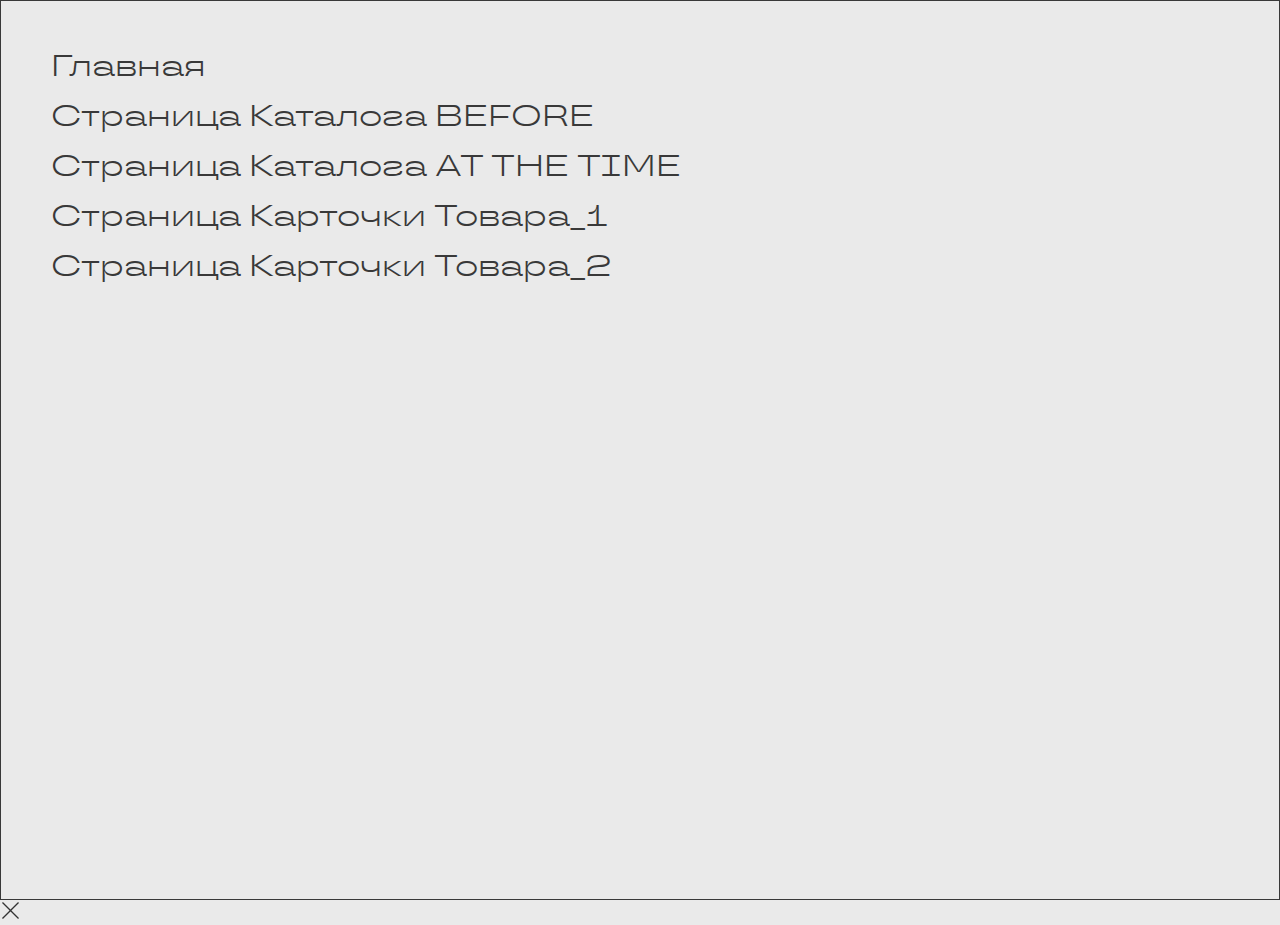
<file: nav.html>
<!DOCTYPE html> <html lang="ru">

<head>
    <meta charset="UTF-8">
    <meta name="viewport" content="width=device-width, initial-scale=1.0">
    <meta name="description" content="">
    <meta name="keywords" content="">
    <link rel="stylesheet" href="css/libs.min.css">
    <link rel="stylesheet" href="css/style.min.css">
    <title>Главная</title>
</head>


<style>
    .wrapper a {
        font-size: 30px;
        text-transform: capitalize;
    }

    .wrapper button {
        margin-bottom: 25px;
        width: 300px;
        height: 45px;
    }
</style>

<body>

    <div class="wrapper" style="padding: 50px;">
        <a href="index.html" style="display: block; margin-bottom: 20px;">
            Главная
        </a>
        <a href="catalog-page.html" style="display: block; margin-bottom: 20px;">
            страница каталога BEFORE
        </a>
        <a href="catalog-page2.html" style="display: block; margin-bottom: 20px;">
            страница каталога AT THE TIME
        </a>
        <a href="product.html" style="display: block; margin-bottom: 20px;">
            страница карточки товара_1
        </a>
        <a href="product2.html" style="display: block; margin-bottom: 20px;">
            страница карточки товара_2
        </a>




<!--        <button style="border: 2px solid #000;margin-bottom: 20px;" data-bs-toggle="modal" data-bs-target="#quickOrder">-->
<!--            Быстрый заказ-->
<!--        </button>-->

    </div>

    <div class="modal" id="quickOrder" aria-hidden="true">
    <div class="modal-dialog">
        <button type="button" class="modal__close" data-bs-dismiss="modal" aria-label="Close">
            <svg width="20" height="20" viewBox="0 0 20 20" fill="none" xmlns="http://www.w3.org/2000/svg">
                <path fill-rule="evenodd" clip-rule="evenodd" d="M9.55401 10.5L2 2.94599L2.94599 2L10.5 9.55401L18.054 2L19 2.94599L11.446 10.5L19 18.054L18.054 19L10.5 11.446L2.94599 19L2 18.054L9.55401 10.5Z" fill="#333333"/>
            </svg>
        </button>



    </div>
</div>


<!-- <div class="modal-backdrop show"></div> -->
    <!--  -->
    <script src="js/libs.min.js"></script>
<script src="js/main.min.js"></script>

</body>

</html>
</file>
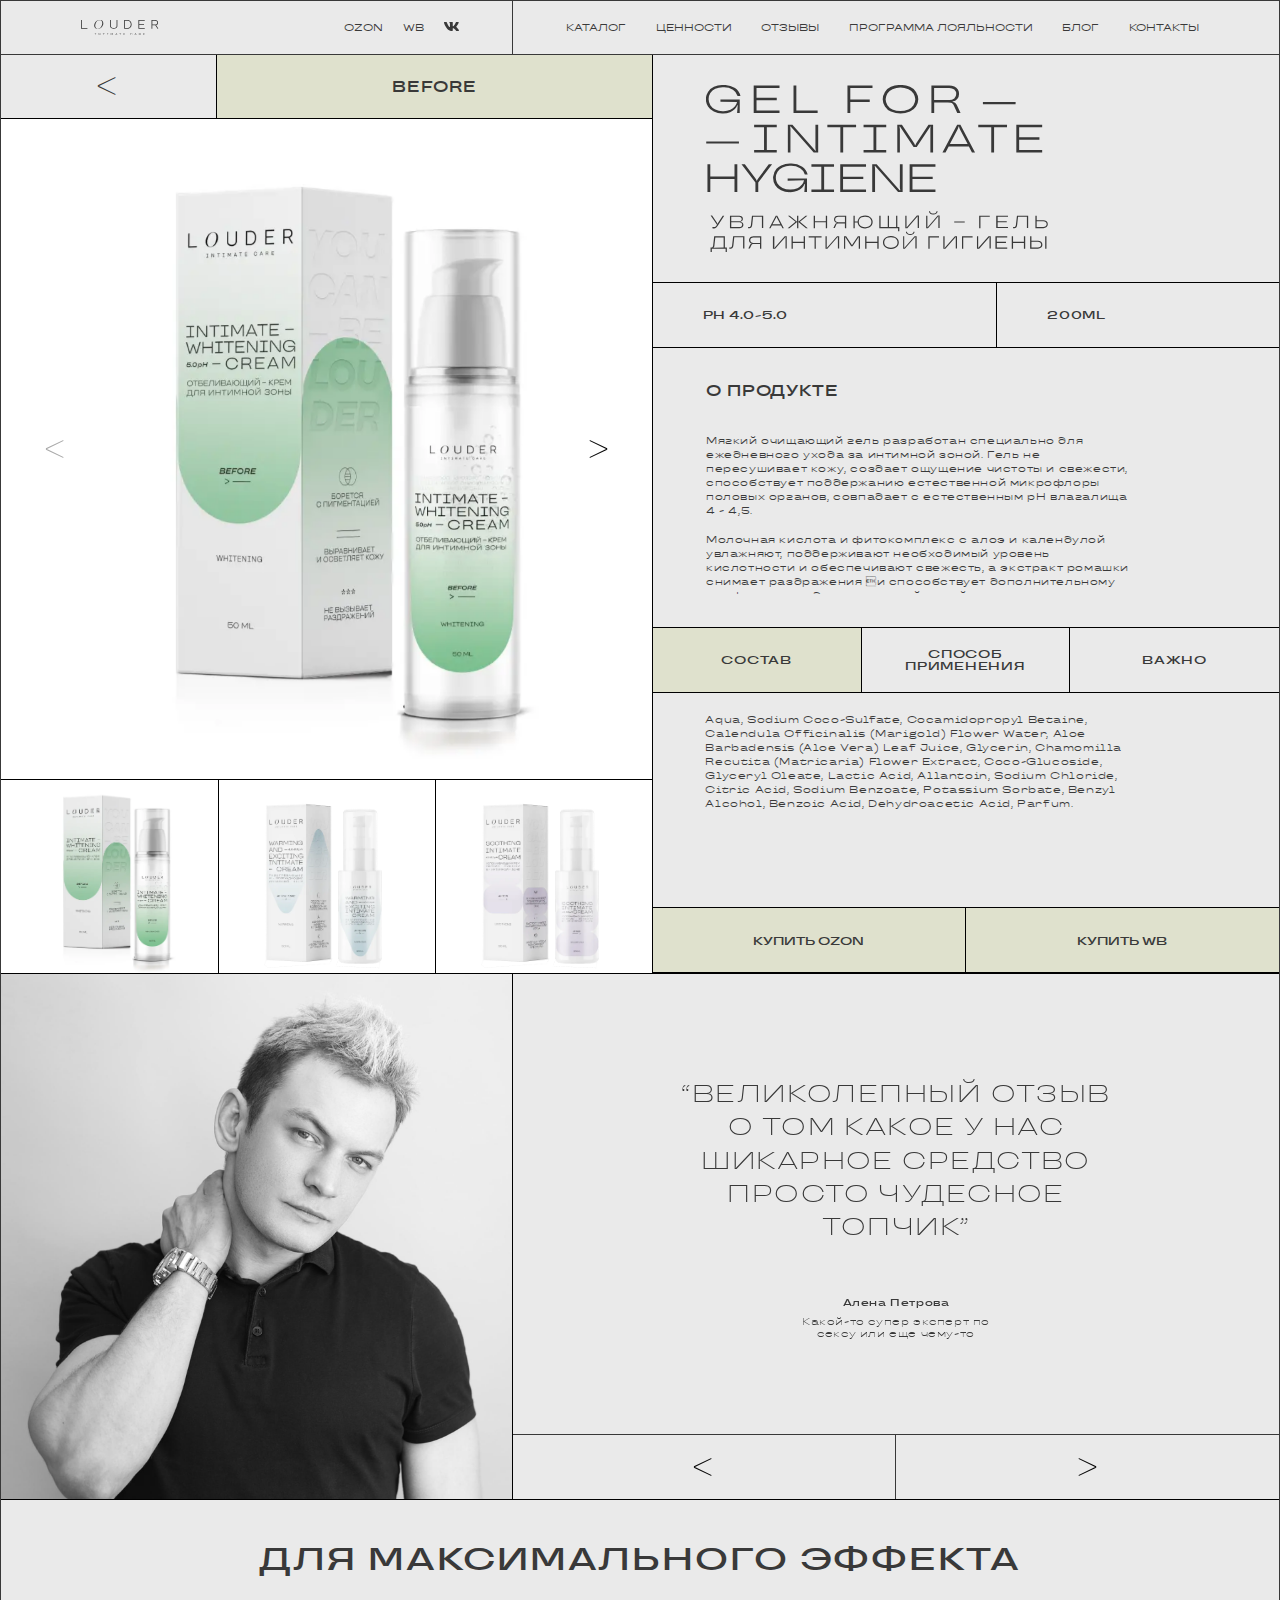
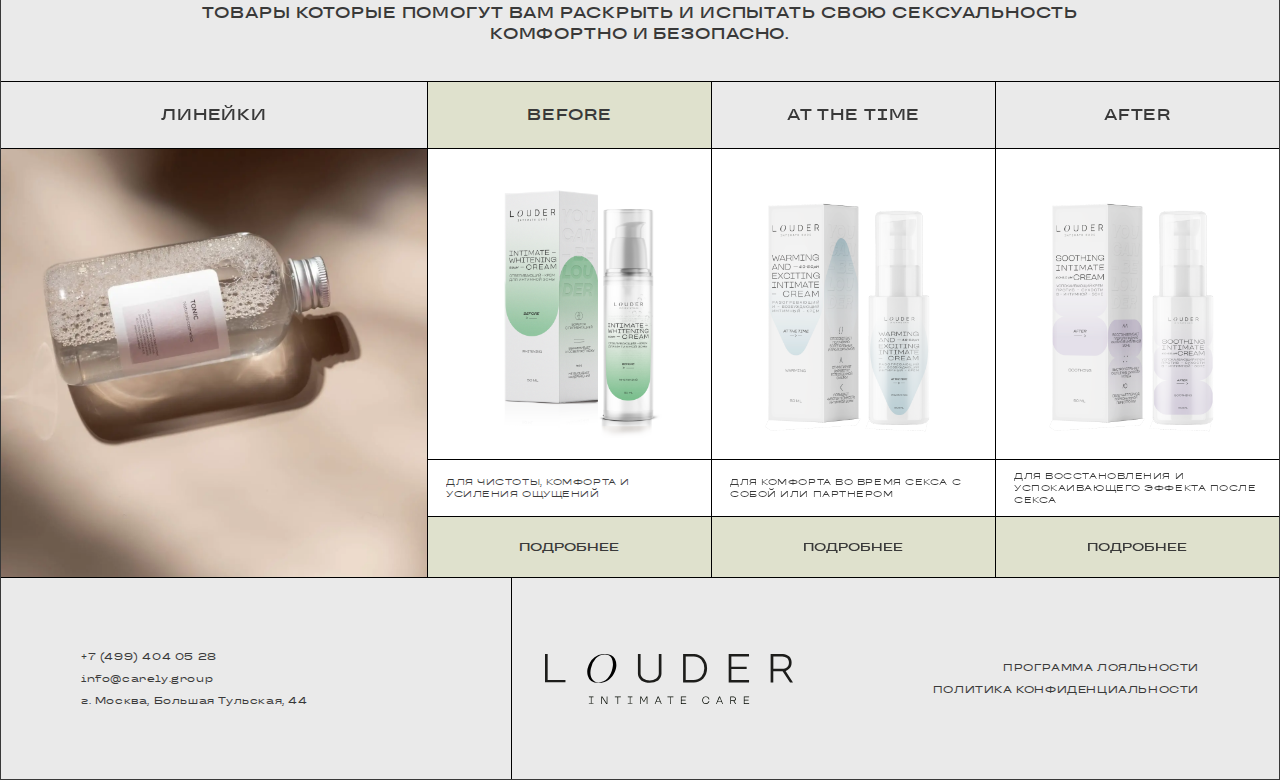
<file: product.html>
<!DOCTYPE html> <html lang="ru">

<head>
    <meta charset="UTF-8">
    <meta name="viewport" content="width=device-width, initial-scale=1.0">
    <meta name="description" content="">
    <meta name="keywords" content="">
    <link rel="stylesheet" href="css/libs.min.css">
    <link rel="stylesheet" href="css/style.min.css">
    <title>страница каталога AT THE TIME</title>
</head>

<body>
    <div class="wrapper">
        <header class="header">
            <div class="container">
    <div class="header__inner">
        <a href="" class="header__logo">
            <svg width="116" height="23" viewBox="0 0 116 23" fill="none" xmlns="http://www.w3.org/2000/svg">
    <g clip-path="url(#clip0_495_534)">
        <path d="M1.24703 11.9383H9.56976V13.0514H0V0H1.24703V11.9383Z" fill="#393939"/>
        <path d="M53.2293 8.71023V0H54.4763V8.75197C54.5188 9.39929 54.3989 10.047 54.1275 10.637C53.8561 11.2271 53.4416 11.7411 52.9211 12.1331C51.7398 12.8781 50.3693 13.2738 48.9699 13.2738C47.5705 13.2738 46.2 12.8781 45.0187 12.1331C44.4982 11.7411 44.0837 11.2271 43.8123 10.637C43.5409 10.047 43.421 9.39929 43.4634 8.75197V0H44.7104V8.71023C44.6808 9.2023 44.7771 9.69382 44.9902 10.139C45.2034 10.5842 45.5264 10.9686 45.9294 11.2565C46.8413 11.829 47.898 12.133 48.9769 12.133C50.0557 12.133 51.1125 11.829 52.0244 11.2565C52.421 10.9636 52.7386 10.5778 52.9488 10.1336C53.159 9.68936 53.2554 9.2004 53.2293 8.71023Z" fill="#393939"/>
        <path d="M64.5923 -0.000107803H69.3421C70.2137 -0.0375247 71.0835 0.107944 71.8947 0.42681C72.7059 0.745675 73.4403 1.23077 74.0499 1.85047C75.1896 3.15593 75.817 4.82571 75.817 6.55343C75.817 8.28115 75.1896 9.95093 74.0499 11.2564C73.4375 11.8715 72.7023 12.3526 71.8915 12.6689C71.0808 12.9852 70.2124 13.1297 69.3421 13.0931H64.5923V-0.000107803ZM73.1392 10.4355C74.0368 9.33531 74.5265 7.96238 74.5265 6.54647C74.5265 5.13057 74.0368 3.75764 73.1392 2.65749C72.6561 2.14403 72.0661 1.74115 71.4104 1.47685C70.7547 1.21255 70.049 1.09314 69.3421 1.12693H65.8253V11.9382H69.3421C70.0468 11.9755 70.7513 11.8605 71.4069 11.601C72.0625 11.3416 72.6535 10.9439 73.1392 10.4355Z" fill="#393939"/>
        <path d="M95.4452 13.0932H85.9175V0H95.4312V1.12704H87.1645V5.81609H94.3243V6.94313H87.1785V11.9383H95.4452V13.0932Z" fill="#393939"/>
        <path d="M116.014 13.0932H114.613L111.138 7.93108H106.781V13.0932H105.534V4.68139e-05H110.788C111.997 -0.0703434 113.19 0.30635 114.137 1.05752C114.544 1.42496 114.863 1.8779 115.071 2.38337C115.28 2.88884 115.372 3.43411 115.342 3.97948C115.346 4.49563 115.26 5.00863 115.089 5.49611C114.939 5.90971 114.706 6.2885 114.403 6.60924C114.158 6.85769 113.886 7.07714 113.59 7.2632C113.284 7.50893 112.924 7.68043 112.539 7.76411L116.014 13.0932ZM106.809 1.12709V6.81795H110.816C111.685 6.86725 112.542 6.60009 113.226 6.06659C113.516 5.8034 113.744 5.47995 113.895 5.11923C114.045 4.75851 114.113 4.36937 114.095 3.97948C114.113 3.58751 114.045 3.19626 113.895 2.83327C113.745 2.47028 113.517 2.14436 113.226 1.87845C112.539 1.34948 111.684 1.08287 110.816 1.12709H106.809Z" fill="#393939"/>
        <path d="M33.1788 6.63686C33.0451 7.21414 32.8574 7.77778 32.6183 8.32047C32.3363 8.95427 31.9788 9.5522 31.5535 10.1015C31.1036 10.7012 30.576 11.2392 29.9842 11.7016C29.3327 12.1966 28.6037 12.582 27.8264 12.8426C26.9237 13.1429 25.9761 13.2887 25.0242 13.2739C23.8194 13.3338 22.6255 13.0228 21.6054 12.3834C20.8413 11.8228 20.2965 11.0163 20.0642 10.1015C19.7071 8.97968 19.6587 7.78347 19.924 6.63686C20.1405 5.65199 20.5243 4.71093 21.059 3.85404C21.6142 2.93637 22.342 2.13332 23.2027 1.48865C24.5774 0.462278 26.2613 -0.0722276 27.9806 -0.0279884C29.0023 -0.0570556 30.0176 0.14268 30.951 0.556404C31.6901 0.902861 32.2951 1.47932 32.6744 2.19827C33.3702 3.57072 33.5491 5.14494 33.1788 6.63686ZM31.5254 6.63686C31.959 5.09701 31.8452 3.45586 31.2032 1.98955C30.8817 1.40307 30.3951 0.922302 29.8029 0.60601C29.2106 0.289719 28.5385 0.151606 27.8685 0.208551C27.1103 0.203795 26.3593 0.354587 25.6625 0.651477C24.9657 0.948368 24.3382 1.38496 23.8192 1.9339C22.6015 3.24825 21.7851 4.8793 21.4653 6.63686C20.9469 9.07183 21.2972 10.9085 22.5302 12.119C22.8673 12.4418 23.2676 12.6923 23.7063 12.855C24.1449 13.0178 24.6126 13.0893 25.0802 13.0652C25.8856 13.064 26.6804 12.8833 27.4061 12.5364C28.1222 12.2 28.7649 11.7273 29.2976 11.145C29.8528 10.522 30.3238 9.82972 30.6988 9.08575C31.073 8.30565 31.3506 7.48334 31.5254 6.63686Z" fill="#393939"/>
        <path d="M20.5127 19.563H22.6844V19.8552H21.7597V22.638H22.6844V22.9302H20.5127V22.638H21.4655V19.8552H20.5407L20.5127 19.563Z" fill="#393939"/>
        <path d="M29.1715 22.958H28.667L26.6494 19.9248V22.958H26.3271V19.563H26.8316L28.8632 22.6102V19.563H29.1855L29.1715 22.958Z" fill="#393939"/>
        <path d="M33.8793 19.8552H32.6743V19.563H35.4766V19.8552H34.2156V22.958H33.8933L33.8793 19.8552Z" fill="#393939"/>
        <path d="M38.7134 19.563H40.8851V19.8552H39.9604V22.638H40.8851V22.9302H38.7134V22.638H39.6802V19.8552H38.7554L38.7134 19.563Z" fill="#393939"/>
        <path d="M47.5685 19.9387L46.4195 22.0119H46.0132L44.8502 19.9387V22.958H44.542V19.563H45.0324L46.2234 21.7197L47.4143 19.563H47.9047V22.958H47.5825L47.5685 19.9387Z" fill="#393939"/>
        <path d="M52.7249 19.563H53.1732L54.5744 22.958H54.2381L53.8878 22.1371H51.9963L51.66 22.958H51.3237L52.7249 19.563ZM52.1224 21.8588H53.7757L52.9491 19.8552L52.1224 21.8588Z" fill="#393939"/>
        <path d="M58.5397 19.8552H57.2646V19.563H60.0669V19.8552H58.7919V22.958H58.4696L58.5397 19.8552Z" fill="#393939"/>
        <path d="M66.0213 22.958H63.5693V19.563H66.0213V19.8552H63.8916V21.0796H65.7411V21.3579H63.8916V22.6658H66.0213V22.958Z" fill="#393939"/>
        <path d="M74.0079 22.513C73.8516 22.3447 73.7303 22.1475 73.651 21.9326C73.5717 21.7177 73.5358 21.4894 73.5455 21.2607C73.5275 20.7991 73.6936 20.3491 74.0079 20.0084C74.1635 19.8446 74.3531 19.7162 74.5636 19.6321C74.774 19.5481 75.0003 19.5103 75.2269 19.5214C75.4871 19.5194 75.7448 19.5716 75.9835 19.6745C76.1824 19.7659 76.3592 19.8988 76.5019 20.0641C76.6069 20.1998 76.6918 20.3497 76.7541 20.5093C76.8112 20.6319 76.8445 20.7641 76.8522 20.8989H76.5299C76.5127 20.7453 76.46 20.5976 76.3758 20.4676C76.3088 20.3566 76.2289 20.2538 76.1376 20.1615C76.0279 20.0594 75.8995 19.9791 75.7593 19.9249C75.5908 19.8554 75.4093 19.8222 75.2269 19.8275C75.0432 19.816 74.8593 19.8463 74.6893 19.9163C74.5193 19.9862 74.3677 20.0939 74.2461 20.2311C74.0095 20.5228 73.8806 20.8861 73.8806 21.2607C73.8806 21.6353 74.0095 21.9986 74.2461 22.2903C74.367 22.4292 74.5181 22.539 74.688 22.6113C74.8579 22.6836 75.0422 22.7166 75.2269 22.7078C75.4103 22.7087 75.5918 22.6708 75.7593 22.5965C75.902 22.5476 76.0315 22.4666 76.1376 22.3599C76.2289 22.2676 76.3088 22.1648 76.3758 22.0538C76.4572 21.9275 76.5098 21.785 76.5299 21.6364H76.8522C76.8413 21.7707 76.8082 21.9024 76.7541 22.026C76.6915 22.1811 76.6066 22.3264 76.5019 22.4573C76.3592 22.6226 76.1824 22.7555 75.9835 22.8469C75.7448 22.9498 75.4871 23.002 75.2269 23C75 23.014 74.7728 22.9776 74.5619 22.8933C74.351 22.8091 74.1618 22.6791 74.0079 22.513Z" fill="#393939"/>
        <path d="M81.406 19.563H81.8544L83.2555 22.958H82.9192L82.583 22.1371H80.6774L80.3412 22.958H80.0049L81.406 19.563ZM80.8035 21.8588H82.4569L81.7143 19.8552L80.8035 21.8588Z" fill="#393939"/>
        <path d="M89.3785 22.9584H89.0142L88.1315 21.567H86.9966V22.9584H86.6743V19.5634H88.0755C88.3897 19.5465 88.6991 19.6456 88.9442 19.8417C89.0492 19.9357 89.1315 20.0522 89.1849 20.1823C89.2383 20.3124 89.2614 20.4528 89.2524 20.593C89.2739 20.7267 89.2739 20.8629 89.2524 20.9965C89.2066 21.0981 89.1452 21.192 89.0703 21.2748C89.0134 21.3452 88.9417 21.4022 88.8601 21.4418C88.7752 21.5091 88.6735 21.5524 88.5659 21.567L89.3785 22.9584ZM86.9966 19.8556V21.3305H88.0334C88.2601 21.341 88.4833 21.2721 88.6639 21.1357C88.7413 21.0688 88.8018 20.9849 88.8407 20.8907C88.8797 20.7965 88.8959 20.6946 88.8881 20.593C88.8928 20.4918 88.8752 20.3908 88.8364 20.2971C88.7977 20.2034 88.7388 20.1192 88.6639 20.0504C88.4833 19.914 88.2601 19.845 88.0334 19.8556H86.9966Z" fill="#393939"/>
        <path d="M95.4733 22.958H93.0073V19.563H95.4733V19.8552H93.3296V21.0796H95.1931V21.3579H93.3296V22.6658H95.4733V22.958Z" fill="#393939"/>
    </g>
    <defs>
        <clipPath id="clip0_495_534">
            <rect width="116" height="23" fill="white"/>
        </clipPath>
    </defs>
</svg>

        </a>
        <div class="header__mob">
            <div class="header__shops">
                <a href="" class="header__shop">OZON</a>
                <a href="" class="header__shop">WB</a>
            </div>
            <a href="" class="header__social">
                <img src="img/vk.svg" alt="">
            </a>
            <nav class="nav">
                <a href="" class="nav__link">каталог</a>
                <a href="" class="nav__link">ценности</a>
                <a href="" class="nav__link">отзывы</a>
                <a href="" class="nav__link">программа лояльности</a>
                <a href="" class="nav__link">блог</a>
                <a href="" class="nav__link">контакты</a>
            </nav>
        </div>
        <div class="burger">
            <svg width="16" height="16" viewBox="0 0 16 16" fill="none" xmlns="http://www.w3.org/2000/svg">
                <rect width="6" height="6" fill="#393939"/>
                <rect y="10" width="6" height="6" fill="#393939"/>
                <rect x="10" width="6" height="6" fill="#393939"/>
                <rect x="10" y="10" width="6" height="6" fill="#393939"/>
            </svg>
        </div>
    </div>
</div>

        </header>
        <main class="content">

            <section class="product">
                <div class="product__left">
    <div class="product__top">
        <a href="" class="product__back m-btn m-btn-outline">
            <span><</span>
        </a>
        <div class="product__page-name">
            <span class="display2">BEFORE</span>
        </div>
    </div>
    <div class="gallery">
        <div class="gallery__big swiper mySwiper2">
            <div class="swiper-wrapper gallery-group">
                <div class="swiper-slide">
                    <a href="img/catalog2.webp" data-fancybox>
                        <img src="img/catalog2.webp" />
                    </a>
                </div>
                <div class="swiper-slide">
                    <a href="img/catalog2.webp" data-fancybox>
                        <img src="img/catalog3.webp" />
                    </a>
                </div>
                <div class="swiper-slide">
                    <a href="img/catalog2.webp" data-fancybox>
                        <img src="img/catalog4.webp" />
                    </a>
                </div>
                <div class="swiper-slide">
                    <a href="img/catalog2.webp" data-fancybox>
                        <img src="img/catalog5.webp" />
                    </a>
                </div>
            </div>
            <div class="swiper-button swiper-button-prev">
                <span><</span>
            </div>
            <div class="swiper-button swiper-button-next">
                <span>></span>
            </div>
        </div>
        <div thumbsSlider="" class="gallery__small swiper mySwiper">
            <div class="swiper-wrapper">
                <div class="swiper-slide">
                    <div class="gallery__small-img">
                        <img src="img/catalog2.webp" />
                    </div>
                </div>
                <div class="swiper-slide">
                    <div class="gallery__small-img">
                        <img src="img/catalog3.webp" />
                    </div>
                </div>
                <div class="swiper-slide">
                    <div class="gallery__small-img">
                        <img src="img/catalog4.webp" />
                    </div>
                </div>
                <div class="swiper-slide">
                    <div class="gallery__small-img">
                        <img src="img/catalog5.webp" />
                    </div>
                </div>
            </div>
        </div>
    </div>
</div>
<div class="product__right">
    <div class="product__img">
        <img src="img/logo2.svg" alt="">
    </div>
    <div class="product__props">
        <div class="product__prop">
            <span>pH 4.0-5.0</span>
        </div>
        <div class="product__prop">
            <span>200ML</span>
        </div>
    </div>
    <div class="about-product">
        <div class="about-product__inner">
            <div class="about-product__title display2">
                о продукте
            </div>
            <div class="about-product__desc text15">
                <p>Мягкий очищающий гель разработан специально для ежедневного ухода за интимной зоной. Гель не пересушивает кожу, создает ощущение чистоты и свежести, способствует поддержанию естественной микрофлоры половых органов, совпадает с естественным pH влагалища 4 - 4,5.</p>
                <p>Молочная кислота и фитокомплекс c алоэ и календулой увлажняют, поддерживают необходимый уровень кислотности и обеспечивают свежесть, а экстракт ромашки снимает раздражения и способствует дополнительному комфорту в уходе за интимной зоной.</p>
            </div>
        </div>
    </div>

    <div class="product-detail tabs-parent">
        <div class="product-detail__tabs">
            <div class="tab _active" data-tab="_tab1">
                <span>Состав</span>
            </div>
            <div class="tab" data-tab="_tab2">
                <span>Способ применения</span>
            </div>
            <div class="tab" data-tab="_tab3">
                <span>Важно</span>
            </div>
        </div>
        <div class="product-detail__content">
            <div class="tab-content _active _tab1">
                <div class="contain">
                    <div class="contain__text text15">
                        <p>Aqua, Sodium Coco-Sulfate, Cocamidopropyl Betaine, Calendula Officinalis (Marigold) Flower Water, Aloe Barbadensis (Aloe Vera) Leaf Juice, Glycerin, Chamomilla Recutita (Matricaria) Flower Extract, Coco-Glucoside, Glyceryl Oleate, Lactic Acid, Allantoin, Sodium Chloride, Citric Acid, Sodium Benzoate, Potassium Sorbate, Benzyl Alcohol, Benzoic Acid, Dehydroacetic Acid, Parfum.</p>
                    </div>
                </div>
            </div>
            <div class="tab-content _tab2">
                <div class="use-way">
                    <div class="use-way__item">
                        <div class="use-way__text">
                            <p class="text15">
                                Нанести небольшое количество на ладонь, вспенить, очистить интимную область, обильно смыть  водой.
                            </p>
                        </div>
                        <div class="use-way__decor">
                            <img src="img/way.svg" alt="">
                        </div>
                    </div>
                    <div class="use-way__item">
                        <div class="use-way__text">
                            <p class="text15">
                                Не использовать в качестве лубриканта <br> и для спринцевания.
                            </p>
                        </div>
                        <div class="use-way__decor">
                            <img src="img/way2.svg" alt="">
                        </div>
                    </div>
                </div>
            </div>
            <div class="tab-content _tab3">
                <div class="important">
                    <div class="important__group">
                        <div class="important__title display2">
                            Противопоказания:
                        </div>
                        <div class="important__desc text15">
                            Индивидуальная непереносимость отдельных компонентов. При появлении аллергической реакции прекратить использование.
                            Не наносить на поврежденные
                            участки кожи.

                        </div>
                    </div>
                    <div class="important__group">
                        <div class="important__title display2">
                            Меры предосторожности:
                        </div>
                        <div class="important__desc text15">
                            Только для наружного применения. Использование в пищевых целях опасно для жизни или здоровья.
                            Только для взрослых. Избегать попадания в глаза, при попадании в глаза обильно промыть водой.
                        </div>
                    </div>
                </div>
            </div>
        </div>
    </div>

    <div class="product__action">
        <button class="product__btn m-btn m-btn-primary">
            <span>Купить OZON</span>
        </button>
        <button class="product__btn m-btn m-btn-primary">
            <span>Купить WB</span>
        </button>
    </div>
</div>

            </section>

            <section class="review">
                <div class="swiper-container">
    <div class="swiper-wrapper">
        <div class="review-card swiper-slide">
    <div class="review-card__img">
        <img src="img/review.jpg" alt="">
    </div>
    <div class="review-card__content">
        <div class="review-card__info">
            <div class="review-card__text">
                “великолепный отзыв <br>
                о том какое у нас <br>
                шикарное средство <br>
                просто чудесное <br>
                топчик”
            </div>
            <div class="review-card__by">
                <div class="review-card__name">
                    Алена Петрова
                </div>
                <div class="review-card__who">
                    Какой-то супер эксперт
                    по сексу или еще чему-то
                </div>
            </div>
        </div>
    </div>
</div>

        <div class="review-card swiper-slide">
    <div class="review-card__img">
        <img src="img/review.jpg" alt="">
    </div>
    <div class="review-card__content">
        <div class="review-card__info">
            <div class="review-card__text">
                “великолепный отзыв <br>
                о том какое у нас <br>
                шикарное средство <br>
                просто чудесное <br>
                топчик”
            </div>
            <div class="review-card__by">
                <div class="review-card__name">
                    Алена Петрова
                </div>
                <div class="review-card__who">
                    Какой-то супер эксперт
                    по сексу или еще чему-то
                </div>
            </div>
        </div>
    </div>
</div>

    </div>
</div>
<div class="review__nav">
    <div class="swiper-button swiper-button-prev">
        <span><</span>
    </div>
    <div class="swiper-button swiper-button-next">
        <span>></span>
    </div>
</div>

            </section>

            <section class="catalog catalog--product">
                <div class="container">
    <div class="catalog__top">
        <h2 class="catalog__title display1">
            для максимального эффекта
        </h2>
        <p class="catalog__desc display2">
            товары которые помогут вам раскрыть и испытать свою сексуальность <br>
            комфортно и безопасно.
        </p>
    </div>
</div>
<div class="catalog__slider">
    <div class="swiper-container">
        <div class="swiper-wrapper">
            <div class="swiper-slide">
                <div class="catalog-card">
                    <div class="catalog-card__top">
                        <span class="display2">ЛИНЕЙКИ</span>
                    </div>
                    <div class="catalog-card__img">
                        <img src="img/catalog7.webp" alt="">
                    </div>
                </div>
            </div>
            <div class="swiper-slide">
                <div class="catalog-card2">
    
    <div class="catalog-card2__top _accent">
        <span class="display2">
            BEFORE
        </span>
    </div>
    <div class="catalog-card2__img">
        <img src="img/catalog2.png" alt="">
    </div>
    <div class="catalog-card2__desc">
        <p class="catalog-card2__desc-text">
            для чистоты, комфорта и усиления ощущений
        </p>
    </div>
    <a href="" class="catalog-card2__link m-btn m-btn-primary">
        <span>подробнее</span>
    </a>
</div>

            </div>
            <div class="swiper-slide">
                <div class="catalog-card2">
    
    <div class="catalog-card2__top ">
        <span class="display2">
            AT THE TIME
        </span>
    </div>
    <div class="catalog-card2__img">
        <img src="img/catalog3.png" alt="">
    </div>
    <div class="catalog-card2__desc">
        <p class="catalog-card2__desc-text">
            для комфорта во время секса с собой или партнером
        </p>
    </div>
    <a href="" class="catalog-card2__link m-btn m-btn-primary">
        <span>подробнее</span>
    </a>
</div>

            </div>
            <div class="swiper-slide">
                <div class="catalog-card2">
    
    <div class="catalog-card2__top ">
        <span class="display2">
            AFTER
        </span>
    </div>
    <div class="catalog-card2__img">
        <img src="img/catalog4.png" alt="">
    </div>
    <div class="catalog-card2__desc">
        <p class="catalog-card2__desc-text">
            для восстановления и успокаивающего эффекта после секса
        </p>
    </div>
    <a href="" class="catalog-card2__link m-btn m-btn-primary">
        <span>подробнее</span>
    </a>
</div>

            </div>
        </div>
    </div>
    <div class="swiper-button swiper-button-prev">
        <span><</span>
    </div>
    <div class="swiper-button swiper-button-next">
        <span>></span>
    </div>
</div>

            </section>

        </main>
        <footer class="footer">
            <div class="footer__contacts">
    <div class="footer__contacts-items">
        <a href="tel:+74994040528" class="footer__contacts-item">
            +7 (499) 404 05 28
        </a>
        <a href="mailto:info@carely.group" class="footer__contacts-item">
            info@carely.group
        </a>
        <div class="footer__contacts-item">
            г. Москва, Большая Тульская, 44
        </div>
    </div>
</div>

<div class="footer__img">
    <img class="footer__logo" src="img/logo.svg" alt="">
</div>

<div class="footer__links">
    <div class="footer__links-items">
        <a href="" class="footer__links-item">ПРОГРАММА ЛОЯЛЬНОСТИ</a>
        <a href="" class="footer__links-item">ПОЛИТИКА КОНФИДЕНЦИАЛЬНОСТИ</a>
    </div>
</div>

        </footer>
    </div>

    <script src="js/libs.min.js"></script>
<script src="js/main.min.js"></script>

</body>

</html>
</file>
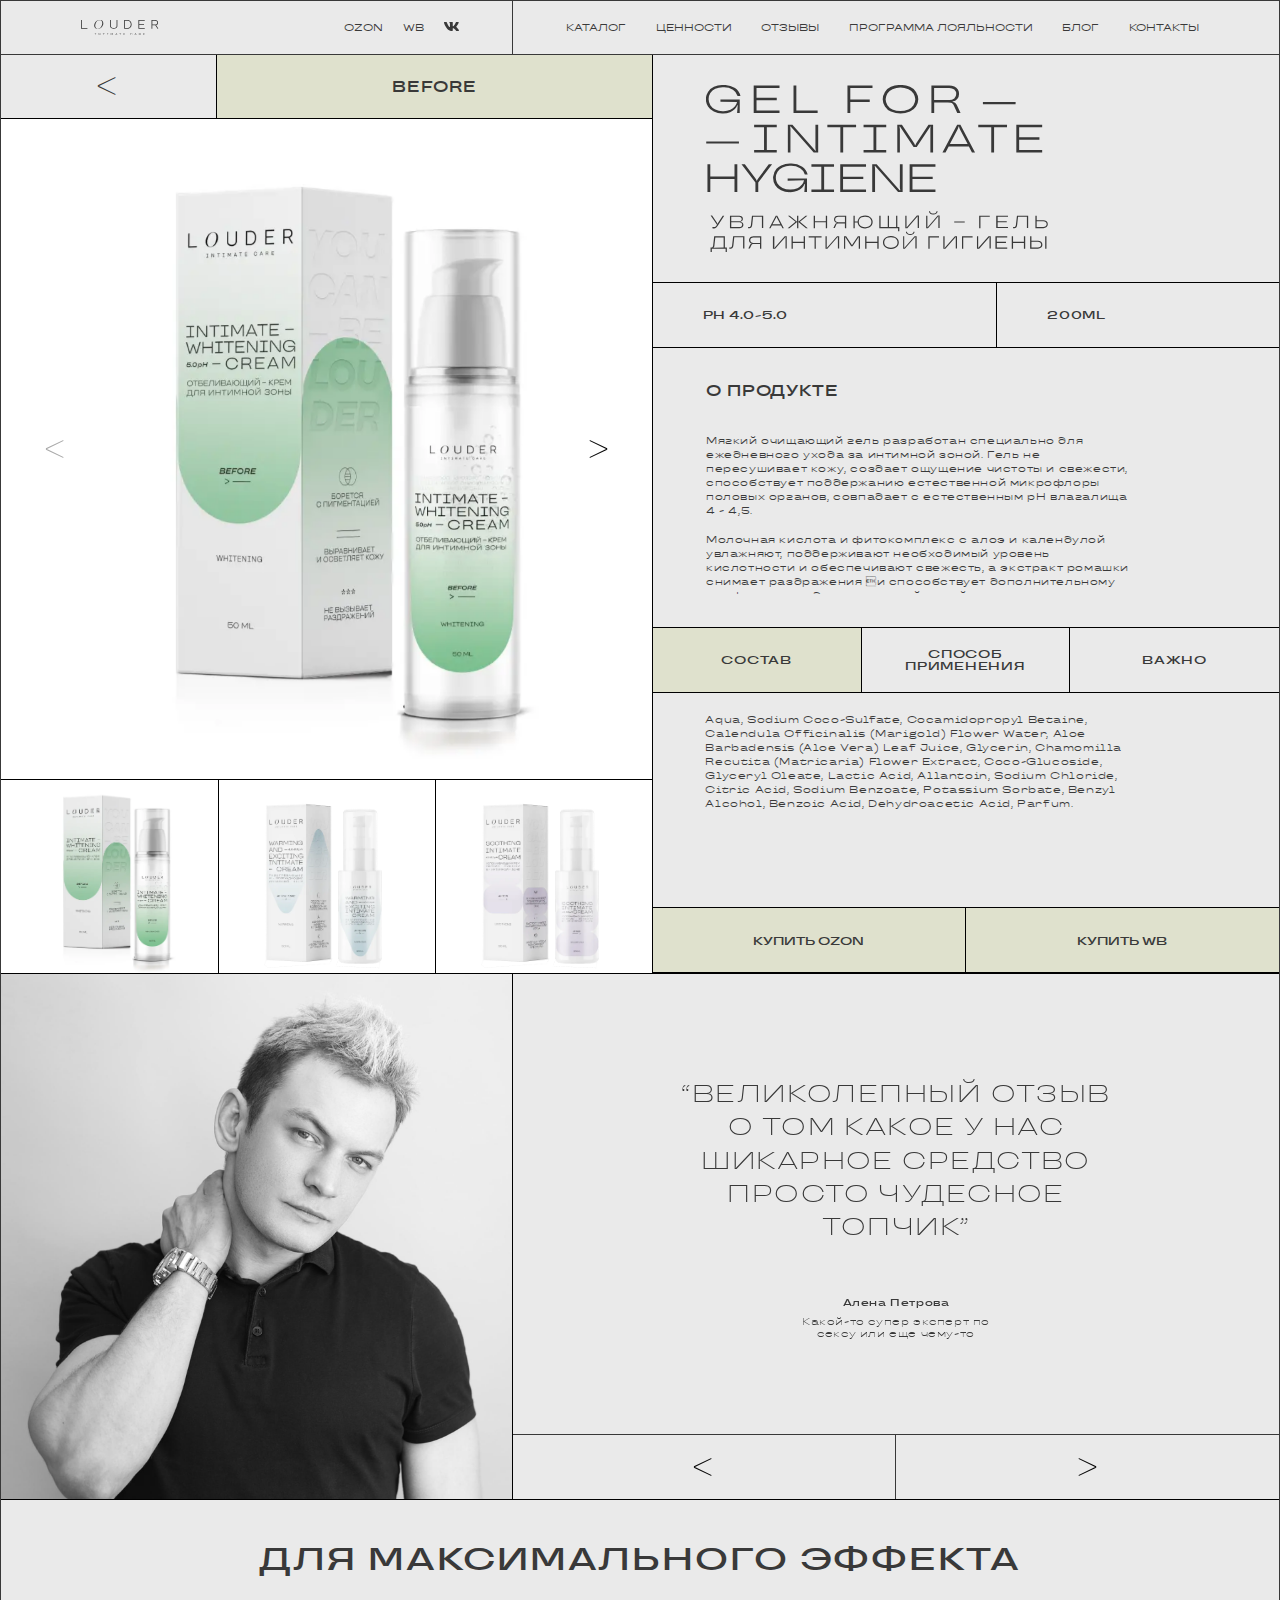
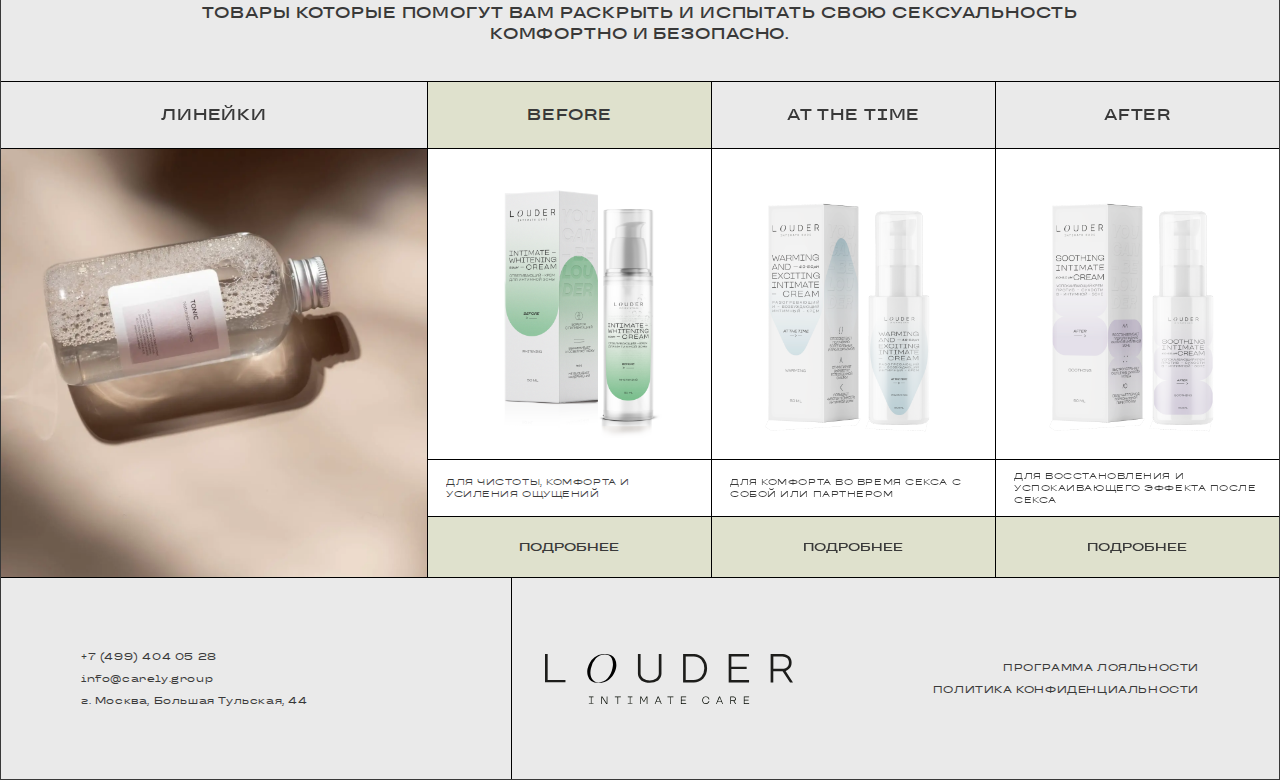
<file: product2.html>
<!DOCTYPE html> <html lang="ru">

<head>
    <meta charset="UTF-8">
    <meta name="viewport" content="width=device-width, initial-scale=1.0">
    <meta name="description" content="">
    <meta name="keywords" content="">
    <link rel="stylesheet" href="css/libs.min.css">
    <link rel="stylesheet" href="css/style.min.css">
    <title>страница каталога AT THE TIME</title>
</head>

<body>
    <div class="wrapper">
        <header class="header">
            <div class="container">
    <div class="header__inner">
        <a href="" class="header__logo">
            <svg width="116" height="23" viewBox="0 0 116 23" fill="none" xmlns="http://www.w3.org/2000/svg">
    <g clip-path="url(#clip0_495_534)">
        <path d="M1.24703 11.9383H9.56976V13.0514H0V0H1.24703V11.9383Z" fill="#393939"/>
        <path d="M53.2293 8.71023V0H54.4763V8.75197C54.5188 9.39929 54.3989 10.047 54.1275 10.637C53.8561 11.2271 53.4416 11.7411 52.9211 12.1331C51.7398 12.8781 50.3693 13.2738 48.9699 13.2738C47.5705 13.2738 46.2 12.8781 45.0187 12.1331C44.4982 11.7411 44.0837 11.2271 43.8123 10.637C43.5409 10.047 43.421 9.39929 43.4634 8.75197V0H44.7104V8.71023C44.6808 9.2023 44.7771 9.69382 44.9902 10.139C45.2034 10.5842 45.5264 10.9686 45.9294 11.2565C46.8413 11.829 47.898 12.133 48.9769 12.133C50.0557 12.133 51.1125 11.829 52.0244 11.2565C52.421 10.9636 52.7386 10.5778 52.9488 10.1336C53.159 9.68936 53.2554 9.2004 53.2293 8.71023Z" fill="#393939"/>
        <path d="M64.5923 -0.000107803H69.3421C70.2137 -0.0375247 71.0835 0.107944 71.8947 0.42681C72.7059 0.745675 73.4403 1.23077 74.0499 1.85047C75.1896 3.15593 75.817 4.82571 75.817 6.55343C75.817 8.28115 75.1896 9.95093 74.0499 11.2564C73.4375 11.8715 72.7023 12.3526 71.8915 12.6689C71.0808 12.9852 70.2124 13.1297 69.3421 13.0931H64.5923V-0.000107803ZM73.1392 10.4355C74.0368 9.33531 74.5265 7.96238 74.5265 6.54647C74.5265 5.13057 74.0368 3.75764 73.1392 2.65749C72.6561 2.14403 72.0661 1.74115 71.4104 1.47685C70.7547 1.21255 70.049 1.09314 69.3421 1.12693H65.8253V11.9382H69.3421C70.0468 11.9755 70.7513 11.8605 71.4069 11.601C72.0625 11.3416 72.6535 10.9439 73.1392 10.4355Z" fill="#393939"/>
        <path d="M95.4452 13.0932H85.9175V0H95.4312V1.12704H87.1645V5.81609H94.3243V6.94313H87.1785V11.9383H95.4452V13.0932Z" fill="#393939"/>
        <path d="M116.014 13.0932H114.613L111.138 7.93108H106.781V13.0932H105.534V4.68139e-05H110.788C111.997 -0.0703434 113.19 0.30635 114.137 1.05752C114.544 1.42496 114.863 1.8779 115.071 2.38337C115.28 2.88884 115.372 3.43411 115.342 3.97948C115.346 4.49563 115.26 5.00863 115.089 5.49611C114.939 5.90971 114.706 6.2885 114.403 6.60924C114.158 6.85769 113.886 7.07714 113.59 7.2632C113.284 7.50893 112.924 7.68043 112.539 7.76411L116.014 13.0932ZM106.809 1.12709V6.81795H110.816C111.685 6.86725 112.542 6.60009 113.226 6.06659C113.516 5.8034 113.744 5.47995 113.895 5.11923C114.045 4.75851 114.113 4.36937 114.095 3.97948C114.113 3.58751 114.045 3.19626 113.895 2.83327C113.745 2.47028 113.517 2.14436 113.226 1.87845C112.539 1.34948 111.684 1.08287 110.816 1.12709H106.809Z" fill="#393939"/>
        <path d="M33.1788 6.63686C33.0451 7.21414 32.8574 7.77778 32.6183 8.32047C32.3363 8.95427 31.9788 9.5522 31.5535 10.1015C31.1036 10.7012 30.576 11.2392 29.9842 11.7016C29.3327 12.1966 28.6037 12.582 27.8264 12.8426C26.9237 13.1429 25.9761 13.2887 25.0242 13.2739C23.8194 13.3338 22.6255 13.0228 21.6054 12.3834C20.8413 11.8228 20.2965 11.0163 20.0642 10.1015C19.7071 8.97968 19.6587 7.78347 19.924 6.63686C20.1405 5.65199 20.5243 4.71093 21.059 3.85404C21.6142 2.93637 22.342 2.13332 23.2027 1.48865C24.5774 0.462278 26.2613 -0.0722276 27.9806 -0.0279884C29.0023 -0.0570556 30.0176 0.14268 30.951 0.556404C31.6901 0.902861 32.2951 1.47932 32.6744 2.19827C33.3702 3.57072 33.5491 5.14494 33.1788 6.63686ZM31.5254 6.63686C31.959 5.09701 31.8452 3.45586 31.2032 1.98955C30.8817 1.40307 30.3951 0.922302 29.8029 0.60601C29.2106 0.289719 28.5385 0.151606 27.8685 0.208551C27.1103 0.203795 26.3593 0.354587 25.6625 0.651477C24.9657 0.948368 24.3382 1.38496 23.8192 1.9339C22.6015 3.24825 21.7851 4.8793 21.4653 6.63686C20.9469 9.07183 21.2972 10.9085 22.5302 12.119C22.8673 12.4418 23.2676 12.6923 23.7063 12.855C24.1449 13.0178 24.6126 13.0893 25.0802 13.0652C25.8856 13.064 26.6804 12.8833 27.4061 12.5364C28.1222 12.2 28.7649 11.7273 29.2976 11.145C29.8528 10.522 30.3238 9.82972 30.6988 9.08575C31.073 8.30565 31.3506 7.48334 31.5254 6.63686Z" fill="#393939"/>
        <path d="M20.5127 19.563H22.6844V19.8552H21.7597V22.638H22.6844V22.9302H20.5127V22.638H21.4655V19.8552H20.5407L20.5127 19.563Z" fill="#393939"/>
        <path d="M29.1715 22.958H28.667L26.6494 19.9248V22.958H26.3271V19.563H26.8316L28.8632 22.6102V19.563H29.1855L29.1715 22.958Z" fill="#393939"/>
        <path d="M33.8793 19.8552H32.6743V19.563H35.4766V19.8552H34.2156V22.958H33.8933L33.8793 19.8552Z" fill="#393939"/>
        <path d="M38.7134 19.563H40.8851V19.8552H39.9604V22.638H40.8851V22.9302H38.7134V22.638H39.6802V19.8552H38.7554L38.7134 19.563Z" fill="#393939"/>
        <path d="M47.5685 19.9387L46.4195 22.0119H46.0132L44.8502 19.9387V22.958H44.542V19.563H45.0324L46.2234 21.7197L47.4143 19.563H47.9047V22.958H47.5825L47.5685 19.9387Z" fill="#393939"/>
        <path d="M52.7249 19.563H53.1732L54.5744 22.958H54.2381L53.8878 22.1371H51.9963L51.66 22.958H51.3237L52.7249 19.563ZM52.1224 21.8588H53.7757L52.9491 19.8552L52.1224 21.8588Z" fill="#393939"/>
        <path d="M58.5397 19.8552H57.2646V19.563H60.0669V19.8552H58.7919V22.958H58.4696L58.5397 19.8552Z" fill="#393939"/>
        <path d="M66.0213 22.958H63.5693V19.563H66.0213V19.8552H63.8916V21.0796H65.7411V21.3579H63.8916V22.6658H66.0213V22.958Z" fill="#393939"/>
        <path d="M74.0079 22.513C73.8516 22.3447 73.7303 22.1475 73.651 21.9326C73.5717 21.7177 73.5358 21.4894 73.5455 21.2607C73.5275 20.7991 73.6936 20.3491 74.0079 20.0084C74.1635 19.8446 74.3531 19.7162 74.5636 19.6321C74.774 19.5481 75.0003 19.5103 75.2269 19.5214C75.4871 19.5194 75.7448 19.5716 75.9835 19.6745C76.1824 19.7659 76.3592 19.8988 76.5019 20.0641C76.6069 20.1998 76.6918 20.3497 76.7541 20.5093C76.8112 20.6319 76.8445 20.7641 76.8522 20.8989H76.5299C76.5127 20.7453 76.46 20.5976 76.3758 20.4676C76.3088 20.3566 76.2289 20.2538 76.1376 20.1615C76.0279 20.0594 75.8995 19.9791 75.7593 19.9249C75.5908 19.8554 75.4093 19.8222 75.2269 19.8275C75.0432 19.816 74.8593 19.8463 74.6893 19.9163C74.5193 19.9862 74.3677 20.0939 74.2461 20.2311C74.0095 20.5228 73.8806 20.8861 73.8806 21.2607C73.8806 21.6353 74.0095 21.9986 74.2461 22.2903C74.367 22.4292 74.5181 22.539 74.688 22.6113C74.8579 22.6836 75.0422 22.7166 75.2269 22.7078C75.4103 22.7087 75.5918 22.6708 75.7593 22.5965C75.902 22.5476 76.0315 22.4666 76.1376 22.3599C76.2289 22.2676 76.3088 22.1648 76.3758 22.0538C76.4572 21.9275 76.5098 21.785 76.5299 21.6364H76.8522C76.8413 21.7707 76.8082 21.9024 76.7541 22.026C76.6915 22.1811 76.6066 22.3264 76.5019 22.4573C76.3592 22.6226 76.1824 22.7555 75.9835 22.8469C75.7448 22.9498 75.4871 23.002 75.2269 23C75 23.014 74.7728 22.9776 74.5619 22.8933C74.351 22.8091 74.1618 22.6791 74.0079 22.513Z" fill="#393939"/>
        <path d="M81.406 19.563H81.8544L83.2555 22.958H82.9192L82.583 22.1371H80.6774L80.3412 22.958H80.0049L81.406 19.563ZM80.8035 21.8588H82.4569L81.7143 19.8552L80.8035 21.8588Z" fill="#393939"/>
        <path d="M89.3785 22.9584H89.0142L88.1315 21.567H86.9966V22.9584H86.6743V19.5634H88.0755C88.3897 19.5465 88.6991 19.6456 88.9442 19.8417C89.0492 19.9357 89.1315 20.0522 89.1849 20.1823C89.2383 20.3124 89.2614 20.4528 89.2524 20.593C89.2739 20.7267 89.2739 20.8629 89.2524 20.9965C89.2066 21.0981 89.1452 21.192 89.0703 21.2748C89.0134 21.3452 88.9417 21.4022 88.8601 21.4418C88.7752 21.5091 88.6735 21.5524 88.5659 21.567L89.3785 22.9584ZM86.9966 19.8556V21.3305H88.0334C88.2601 21.341 88.4833 21.2721 88.6639 21.1357C88.7413 21.0688 88.8018 20.9849 88.8407 20.8907C88.8797 20.7965 88.8959 20.6946 88.8881 20.593C88.8928 20.4918 88.8752 20.3908 88.8364 20.2971C88.7977 20.2034 88.7388 20.1192 88.6639 20.0504C88.4833 19.914 88.2601 19.845 88.0334 19.8556H86.9966Z" fill="#393939"/>
        <path d="M95.4733 22.958H93.0073V19.563H95.4733V19.8552H93.3296V21.0796H95.1931V21.3579H93.3296V22.6658H95.4733V22.958Z" fill="#393939"/>
    </g>
    <defs>
        <clipPath id="clip0_495_534">
            <rect width="116" height="23" fill="white"/>
        </clipPath>
    </defs>
</svg>

        </a>
        <div class="header__mob">
            <div class="header__shops">
                <a href="" class="header__shop">OZON</a>
                <a href="" class="header__shop">WB</a>
            </div>
            <a href="" class="header__social">
                <img src="img/vk.svg" alt="">
            </a>
            <nav class="nav">
                <a href="" class="nav__link">каталог</a>
                <a href="" class="nav__link">ценности</a>
                <a href="" class="nav__link">отзывы</a>
                <a href="" class="nav__link">программа лояльности</a>
                <a href="" class="nav__link">блог</a>
                <a href="" class="nav__link">контакты</a>
            </nav>
        </div>
        <div class="burger">
            <svg width="16" height="16" viewBox="0 0 16 16" fill="none" xmlns="http://www.w3.org/2000/svg">
                <rect width="6" height="6" fill="#393939"/>
                <rect y="10" width="6" height="6" fill="#393939"/>
                <rect x="10" width="6" height="6" fill="#393939"/>
                <rect x="10" y="10" width="6" height="6" fill="#393939"/>
            </svg>
        </div>
    </div>
</div>

        </header>
        <main class="content">

            <section class="product">
                <div class="product__left">
    <div class="product__top">
        <a href="" class="product__back m-btn m-btn-outline">
            <span><</span>
        </a>
        <div class="product__page-name">
            <span class="display2">BEFORE</span>
        </div>
    </div>
    <div class="gallery">
        <div class="gallery__big swiper mySwiper2">
            <div class="swiper-wrapper gallery-group">
                <div class="swiper-slide">
                    <a href="img/catalog2.webp" data-fancybox>
                        <img src="img/catalog2.webp" />
                    </a>
                </div>
                <div class="swiper-slide">
                    <a href="img/catalog2.webp" data-fancybox>
                        <img src="img/catalog3.webp" />
                    </a>
                </div>
                <div class="swiper-slide">
                    <a href="img/catalog2.webp" data-fancybox>
                        <img src="img/catalog4.webp" />
                    </a>
                </div>
                <div class="swiper-slide">
                    <a href="img/catalog2.webp" data-fancybox>
                        <img src="img/catalog5.webp" />
                    </a>
                </div>
            </div>
            <div class="swiper-button swiper-button-prev">
                <span><</span>
            </div>
            <div class="swiper-button swiper-button-next">
                <span>></span>
            </div>
        </div>
        <div thumbsSlider="" class="gallery__small swiper mySwiper">
            <div class="swiper-wrapper">
                <div class="swiper-slide">
                    <div class="gallery__small-img">
                        <img src="img/catalog2.webp" />
                    </div>
                </div>
                <div class="swiper-slide">
                    <div class="gallery__small-img">
                        <img src="img/catalog3.webp" />
                    </div>
                </div>
                <div class="swiper-slide">
                    <div class="gallery__small-img">
                        <img src="img/catalog4.webp" />
                    </div>
                </div>
                <div class="swiper-slide">
                    <div class="gallery__small-img">
                        <img src="img/catalog5.webp" />
                    </div>
                </div>
            </div>
        </div>
    </div>
</div>
<div class="product__right">
    <div class="product__img">
        <img src="img/logo2.svg" alt="">
    </div>
    <div class="product__props">
        <div class="product__prop">
            <span>pH 4.0-5.0</span>
        </div>
        <div class="product__prop">
            <span>200ML</span>
        </div>
    </div>
    <div class="about-product">
        <div class="about-product__inner">
            <div class="about-product__title display2">
                о продукте
            </div>
            <div class="about-product__desc text15">
                <p>Мягкий очищающий гель разработан специально для ежедневного ухода за интимной зоной. Гель не пересушивает кожу, создает ощущение чистоты и свежести, способствует поддержанию естественной микрофлоры половых органов, совпадает с естественным pH влагалища 4 - 4,5.</p>
                <p>Молочная кислота и фитокомплекс c алоэ и календулой увлажняют, поддерживают необходимый уровень кислотности и обеспечивают свежесть, а экстракт ромашки снимает раздражения и способствует дополнительному комфорту в уходе за интимной зоной.</p>
            </div>
        </div>
    </div>

    <div class="product-detail tabs-parent">
        <div class="product-detail__tabs">
            <div class="tab _active" data-tab="_tab1">
                <span>Состав</span>
            </div>
            <div class="tab" data-tab="_tab2">
                <span>Способ применения</span>
            </div>
            <div class="tab" data-tab="_tab3">
                <span>Важно</span>
            </div>
        </div>
        <div class="product-detail__content">
            <div class="tab-content _active _tab1">
                <div class="contain">
                    <div class="contain__text text15">
                        <p>Aqua, Sodium Coco-Sulfate, Cocamidopropyl Betaine, Calendula Officinalis (Marigold) Flower Water, Aloe Barbadensis (Aloe Vera) Leaf Juice, Glycerin, Chamomilla Recutita (Matricaria) Flower Extract, Coco-Glucoside, Glyceryl Oleate, Lactic Acid, Allantoin, Sodium Chloride, Citric Acid, Sodium Benzoate, Potassium Sorbate, Benzyl Alcohol, Benzoic Acid, Dehydroacetic Acid, Parfum.</p>
                    </div>
                </div>
            </div>
            <div class="tab-content _tab2">
                <div class="use-way">
                    <div class="use-way__item">
                        <div class="use-way__text">
                            <p class="text15">
                                Нанести небольшое количество на ладонь, вспенить, очистить интимную область, обильно смыть  водой.
                            </p>
                        </div>
                        <div class="use-way__decor">
                            <img src="img/way.svg" alt="">
                        </div>
                    </div>
                    <div class="use-way__item">
                        <div class="use-way__text">
                            <p class="text15">
                                Не использовать в качестве лубриканта <br> и для спринцевания.
                            </p>
                        </div>
                        <div class="use-way__decor">
                            <img src="img/way2.svg" alt="">
                        </div>
                    </div>
                </div>
            </div>
            <div class="tab-content _tab3">
                <div class="important">
                    <div class="important__group">
                        <div class="important__title display2">
                            Противопоказания:
                        </div>
                        <div class="important__desc text15">
                            Индивидуальная непереносимость отдельных компонентов. При появлении аллергической реакции прекратить использование.
                            Не наносить на поврежденные
                            участки кожи.

                        </div>
                    </div>
                    <div class="important__group">
                        <div class="important__title display2">
                            Меры предосторожности:
                        </div>
                        <div class="important__desc text15">
                            Только для наружного применения. Использование в пищевых целях опасно для жизни или здоровья.
                            Только для взрослых. Избегать попадания в глаза, при попадании в глаза обильно промыть водой.
                        </div>
                    </div>
                </div>
            </div>
        </div>
    </div>

    <div class="product__action">
        <button class="product__btn m-btn m-btn-primary">
            <span>Купить OZON</span>
        </button>
        <button class="product__btn m-btn m-btn-primary">
            <span>Купить WB</span>
        </button>
    </div>
</div>

            </section>

            <section class="review review2">
                <div class="swiper-container">
                    <div class="swiper-wrapper">
                        <div class="review-card swiper-slide">
    <div class="review-card__img">
        <img src="img/review.jpg" alt="">
    </div>
    <div class="review-card__content">
        <div class="review-card__info">
            <div class="review-card__text">
                “великолепный отзыв <br>
                о том какое у нас <br>
                шикарное средство <br>
                просто чудесное <br>
                топчик”
            </div>
            <div class="review-card__by">
                <div class="review-card__name">
                    Алена Петрова
                </div>
                <div class="review-card__who">
                    Какой-то супер эксперт
                    по сексу или еще чему-то
                </div>
            </div>
        </div>
    </div>
</div>

                        <div class="review-card swiper-slide">
    <div class="review-card__img">
        <img src="img/review.jpg" alt="">
    </div>
    <div class="review-card__content">
        <div class="review-card__info">
            <div class="review-card__text">
                “великолепный отзыв <br>
                о том какое у нас <br>
                шикарное средство <br>
                просто чудесное <br>
                топчик”
            </div>
            <div class="review-card__by">
                <div class="review-card__name">
                    Алена Петрова
                </div>
                <div class="review-card__who">
                    Какой-то супер эксперт
                    по сексу или еще чему-то
                </div>
            </div>
        </div>
    </div>
</div>

                    </div>
                </div>
                <div class="review__nav">
                    <div class="swiper-button swiper-button-prev">
                        <span><</span>
                    </div>
                    <div class="swiper-button swiper-button-next">
                        <span>></span>
                    </div>
                </div>
            </section>

            <section class="catalog catalog--product">
                <div class="container">
    <div class="catalog__top">
        <h2 class="catalog__title display1">
            для максимального эффекта
        </h2>
        <p class="catalog__desc display2">
            товары которые помогут вам раскрыть и испытать свою сексуальность <br>
            комфортно и безопасно.
        </p>
    </div>
</div>
<div class="catalog__slider">
    <div class="swiper-container">
        <div class="swiper-wrapper">
            <div class="swiper-slide">
                <div class="catalog-card">
                    <div class="catalog-card__top">
                        <span class="display2">ЛИНЕЙКИ</span>
                    </div>
                    <div class="catalog-card__img">
                        <img src="img/catalog7.webp" alt="">
                    </div>
                </div>
            </div>
            <div class="swiper-slide">
                <div class="catalog-card2">
    
    <div class="catalog-card2__top _accent">
        <span class="display2">
            BEFORE
        </span>
    </div>
    <div class="catalog-card2__img">
        <img src="img/catalog2.png" alt="">
    </div>
    <div class="catalog-card2__desc">
        <p class="catalog-card2__desc-text">
            для чистоты, комфорта и усиления ощущений
        </p>
    </div>
    <a href="" class="catalog-card2__link m-btn m-btn-primary">
        <span>подробнее</span>
    </a>
</div>

            </div>
            <div class="swiper-slide">
                <div class="catalog-card2">
    
    <div class="catalog-card2__top ">
        <span class="display2">
            AT THE TIME
        </span>
    </div>
    <div class="catalog-card2__img">
        <img src="img/catalog3.png" alt="">
    </div>
    <div class="catalog-card2__desc">
        <p class="catalog-card2__desc-text">
            для комфорта во время секса с собой или партнером
        </p>
    </div>
    <a href="" class="catalog-card2__link m-btn m-btn-primary">
        <span>подробнее</span>
    </a>
</div>

            </div>
            <div class="swiper-slide">
                <div class="catalog-card2">
    
    <div class="catalog-card2__top ">
        <span class="display2">
            AFTER
        </span>
    </div>
    <div class="catalog-card2__img">
        <img src="img/catalog4.png" alt="">
    </div>
    <div class="catalog-card2__desc">
        <p class="catalog-card2__desc-text">
            для восстановления и успокаивающего эффекта после секса
        </p>
    </div>
    <a href="" class="catalog-card2__link m-btn m-btn-primary">
        <span>подробнее</span>
    </a>
</div>

            </div>
        </div>
    </div>
    <div class="swiper-button swiper-button-prev">
        <span><</span>
    </div>
    <div class="swiper-button swiper-button-next">
        <span>></span>
    </div>
</div>

            </section>

        </main>
        <footer class="footer">
            <div class="footer__contacts">
    <div class="footer__contacts-items">
        <a href="tel:+74994040528" class="footer__contacts-item">
            +7 (499) 404 05 28
        </a>
        <a href="mailto:info@carely.group" class="footer__contacts-item">
            info@carely.group
        </a>
        <div class="footer__contacts-item">
            г. Москва, Большая Тульская, 44
        </div>
    </div>
</div>

<div class="footer__img">
    <img class="footer__logo" src="img/logo.svg" alt="">
</div>

<div class="footer__links">
    <div class="footer__links-items">
        <a href="" class="footer__links-item">ПРОГРАММА ЛОЯЛЬНОСТИ</a>
        <a href="" class="footer__links-item">ПОЛИТИКА КОНФИДЕНЦИАЛЬНОСТИ</a>
    </div>
</div>

        </footer>
    </div>

    <script src="js/libs.min.js"></script>
<script src="js/main.min.js"></script>

</body>

</html>
</file>
<file: css/libs.min.css>
@font-face{font-family:'swiper-icons';src:url("data:application/font-woff;charset=utf-8;base64, [base64]//wADZ2x5ZgAAAywAAADMAAAD2MHtryVoZWFkAAABbAAAADAAAAA2E2+eoWhoZWEAAAGcAAAAHwAAACQC9gDzaG10eAAAAigAAAAZAAAArgJkABFsb2NhAAAC0AAAAFoAAABaFQAUGG1heHAAAAG8AAAAHwAAACAAcABAbmFtZQAAA/gAAAE5AAACXvFdBwlwb3N0AAAFNAAAAGIAAACE5s74hXjaY2BkYGAAYpf5Hu/j+W2+MnAzMYDAzaX6QjD6/4//Bxj5GA8AuRwMYGkAPywL13jaY2BkYGA88P8Agx4j+/8fQDYfA1AEBWgDAIB2BOoAeNpjYGRgYNBh4GdgYgABEMnIABJzYNADCQAACWgAsQB42mNgYfzCOIGBlYGB0YcxjYGBwR1Kf2WQZGhhYGBiYGVmgAFGBiQQkOaawtDAoMBQxXjg/wEGPcYDDA4wNUA2CCgwsAAAO4EL6gAAeNpj2M0gyAACqxgGNWBkZ2D4/wMA+xkDdgAAAHjaY2BgYGaAYBkGRgYQiAHyGMF8FgYHIM3DwMHABGQrMOgyWDLEM1T9/w8UBfEMgLzE////P/5//f/V/xv+r4eaAAeMbAxwIUYmIMHEgKYAYjUcsDAwsLKxc3BycfPw8jEQA/[base64]/uznmfPFBNODM2K7MTQ45YEAZqGP81AmGGcF3iPqOop0r1SPTaTbVkfUe4HXj97wYE+yNwWYxwWu4v1ugWHgo3S1XdZEVqWM7ET0cfnLGxWfkgR42o2PvWrDMBSFj/IHLaF0zKjRgdiVMwScNRAoWUoH78Y2icB/yIY09An6AH2Bdu/UB+yxopYshQiEvnvu0dURgDt8QeC8PDw7Fpji3fEA4z/PEJ6YOB5hKh4dj3EvXhxPqH/SKUY3rJ7srZ4FZnh1PMAtPhwP6fl2PMJMPDgeQ4rY8YT6Gzao0eAEA409DuggmTnFnOcSCiEiLMgxCiTI6Cq5DZUd3Qmp10vO0LaLTd2cjN4fOumlc7lUYbSQcZFkutRG7g6JKZKy0RmdLY680CDnEJ+UMkpFFe1RN7nxdVpXrC4aTtnaurOnYercZg2YVmLN/d/gczfEimrE/fs/bOuq29Zmn8tloORaXgZgGa78yO9/cnXm2BpaGvq25Dv9S4E9+5SIc9PqupJKhYFSSl47+Qcr1mYNAAAAeNptw0cKwkAAAMDZJA8Q7OUJvkLsPfZ6zFVERPy8qHh2YER+3i/BP83vIBLLySsoKimrqKqpa2hp6+jq6RsYGhmbmJqZSy0sraxtbO3sHRydnEMU4uR6yx7JJXveP7WrDycAAAAAAAH//wACeNpjYGRgYOABYhkgZgJCZgZNBkYGLQZtIJsFLMYAAAw3ALgAeNolizEKgDAQBCchRbC2sFER0YD6qVQiBCv/H9ezGI6Z5XBAw8CBK/m5iQQVauVbXLnOrMZv2oLdKFa8Pjuru2hJzGabmOSLzNMzvutpB3N42mNgZGBg4GKQYzBhYMxJLMlj4GBgAYow/P/PAJJhLM6sSoWKfWCAAwDAjgbRAAB42mNgYGBkAIIbCZo5IPrmUn0hGA0AO8EFTQAA");font-weight:400;font-style:normal}:root{--swiper-theme-color: #007aff}.swiper{margin-left:auto;margin-right:auto;position:relative;overflow:hidden;list-style:none;padding:0;z-index:1}.swiper-vertical>.swiper-wrapper{flex-direction:column}.swiper-wrapper{position:relative;width:100%;height:100%;z-index:1;display:flex;transition-property:transform;box-sizing:content-box}.swiper-android .swiper-slide,.swiper-wrapper{transform:translate3d(0px, 0, 0)}.swiper-pointer-events{touch-action:pan-y}.swiper-pointer-events.swiper-vertical{touch-action:pan-x}.swiper-slide{flex-shrink:0;width:100%;height:100%;position:relative;transition-property:transform}.swiper-slide-invisible-blank{visibility:hidden}.swiper-autoheight,.swiper-autoheight .swiper-slide{height:auto}.swiper-autoheight .swiper-wrapper{align-items:flex-start;transition-property:transform, height}.swiper-backface-hidden .swiper-slide{transform:translateZ(0);-webkit-backface-visibility:hidden;backface-visibility:hidden}.swiper-3d,.swiper-3d.swiper-css-mode .swiper-wrapper{perspective:1200px}.swiper-3d .swiper-wrapper,.swiper-3d .swiper-slide,.swiper-3d .swiper-slide-shadow,.swiper-3d .swiper-slide-shadow-left,.swiper-3d .swiper-slide-shadow-right,.swiper-3d .swiper-slide-shadow-top,.swiper-3d .swiper-slide-shadow-bottom,.swiper-3d .swiper-cube-shadow{transform-style:preserve-3d}.swiper-3d .swiper-slide-shadow,.swiper-3d .swiper-slide-shadow-left,.swiper-3d .swiper-slide-shadow-right,.swiper-3d .swiper-slide-shadow-top,.swiper-3d .swiper-slide-shadow-bottom{position:absolute;left:0;top:0;width:100%;height:100%;pointer-events:none;z-index:10}.swiper-3d .swiper-slide-shadow{background:rgba(0,0,0,0.15)}.swiper-3d .swiper-slide-shadow-left{background-image:linear-gradient(to left, rgba(0,0,0,0.5), rgba(0,0,0,0))}.swiper-3d .swiper-slide-shadow-right{background-image:linear-gradient(to right, rgba(0,0,0,0.5), rgba(0,0,0,0))}.swiper-3d .swiper-slide-shadow-top{background-image:linear-gradient(to top, rgba(0,0,0,0.5), rgba(0,0,0,0))}.swiper-3d .swiper-slide-shadow-bottom{background-image:linear-gradient(to bottom, rgba(0,0,0,0.5), rgba(0,0,0,0))}.swiper-css-mode>.swiper-wrapper{overflow:auto;scrollbar-width:none;-ms-overflow-style:none}.swiper-css-mode>.swiper-wrapper::-webkit-scrollbar{display:none}.swiper-css-mode>.swiper-wrapper>.swiper-slide{scroll-snap-align:start start}.swiper-horizontal.swiper-css-mode>.swiper-wrapper{scroll-snap-type:x mandatory}.swiper-vertical.swiper-css-mode>.swiper-wrapper{scroll-snap-type:y mandatory}.swiper-centered>.swiper-wrapper::before{content:'';flex-shrink:0;order:9999}.swiper-centered.swiper-horizontal>.swiper-wrapper>.swiper-slide:first-child{margin-inline-start:var(--swiper-centered-offset-before)}.swiper-centered.swiper-horizontal>.swiper-wrapper::before{height:100%;min-height:1px;width:var(--swiper-centered-offset-after)}.swiper-centered.swiper-vertical>.swiper-wrapper>.swiper-slide:first-child{margin-block-start:var(--swiper-centered-offset-before)}.swiper-centered.swiper-vertical>.swiper-wrapper::before{width:100%;min-width:1px;height:var(--swiper-centered-offset-after)}.swiper-centered>.swiper-wrapper>.swiper-slide{scroll-snap-align:center center}.swiper-virtual .swiper-slide{-webkit-backface-visibility:hidden;transform:translateZ(0)}.swiper-virtual.swiper-css-mode .swiper-wrapper::after{content:'';position:absolute;left:0;top:0;pointer-events:none}.swiper-virtual.swiper-css-mode.swiper-horizontal .swiper-wrapper::after{height:1px;width:var(--swiper-virtual-size)}.swiper-virtual.swiper-css-mode.swiper-vertical .swiper-wrapper::after{width:1px;height:var(--swiper-virtual-size)}:root{--swiper-navigation-size: 44px}.swiper-button-prev,.swiper-button-next{position:absolute;top:50%;width:calc(var(--swiper-navigation-size) / 44 * 27);height:var(--swiper-navigation-size);margin-top:calc(0px - (var(--swiper-navigation-size) / 2));z-index:10;cursor:pointer;display:flex;align-items:center;justify-content:center;color:var(--swiper-navigation-color, var(--swiper-theme-color))}.swiper-button-prev.swiper-button-disabled,.swiper-button-next.swiper-button-disabled{opacity:0.35;cursor:auto;pointer-events:none}.swiper-button-prev:after,.swiper-button-next:after{font-family:swiper-icons;font-size:var(--swiper-navigation-size);text-transform:none !important;letter-spacing:0;text-transform:none;font-variant:initial;line-height:1}.swiper-button-prev,.swiper-rtl .swiper-button-next{left:10px;right:auto}.swiper-button-prev:after,.swiper-rtl .swiper-button-next:after{content:'prev'}.swiper-button-next,.swiper-rtl .swiper-button-prev{right:10px;left:auto}.swiper-button-next:after,.swiper-rtl .swiper-button-prev:after{content:'next'}.swiper-button-lock{display:none}.swiper-pagination{position:absolute;text-align:center;transition:300ms opacity;transform:translate3d(0, 0, 0);z-index:10}.swiper-pagination.swiper-pagination-hidden{opacity:0}.swiper-pagination-fraction,.swiper-pagination-custom,.swiper-horizontal>.swiper-pagination-bullets,.swiper-pagination-bullets.swiper-pagination-horizontal{bottom:10px;left:0;width:100%}.swiper-pagination-bullets-dynamic{overflow:hidden;font-size:0}.swiper-pagination-bullets-dynamic .swiper-pagination-bullet{transform:scale(0.33);position:relative}.swiper-pagination-bullets-dynamic .swiper-pagination-bullet-active{transform:scale(1)}.swiper-pagination-bullets-dynamic .swiper-pagination-bullet-active-main{transform:scale(1)}.swiper-pagination-bullets-dynamic .swiper-pagination-bullet-active-prev{transform:scale(0.66)}.swiper-pagination-bullets-dynamic .swiper-pagination-bullet-active-prev-prev{transform:scale(0.33)}.swiper-pagination-bullets-dynamic .swiper-pagination-bullet-active-next{transform:scale(0.66)}.swiper-pagination-bullets-dynamic .swiper-pagination-bullet-active-next-next{transform:scale(0.33)}.swiper-pagination-bullet{width:var(--swiper-pagination-bullet-width, var(--swiper-pagination-bullet-size, 8px));height:var(--swiper-pagination-bullet-height, var(--swiper-pagination-bullet-size, 8px));display:inline-block;border-radius:50%;background:var(--swiper-pagination-bullet-inactive-color, #000);opacity:var(--swiper-pagination-bullet-inactive-opacity, 0.2)}button.swiper-pagination-bullet{border:none;margin:0;padding:0;box-shadow:none;-webkit-appearance:none;appearance:none}.swiper-pagination-clickable .swiper-pagination-bullet{cursor:pointer}.swiper-pagination-bullet:only-child{display:none !important}.swiper-pagination-bullet-active{opacity:var(--swiper-pagination-bullet-opacity, 1);background:var(--swiper-pagination-color, var(--swiper-theme-color))}.swiper-vertical>.swiper-pagination-bullets,.swiper-pagination-vertical.swiper-pagination-bullets{right:10px;top:50%;transform:translate3d(0px, -50%, 0)}.swiper-vertical>.swiper-pagination-bullets .swiper-pagination-bullet,.swiper-pagination-vertical.swiper-pagination-bullets .swiper-pagination-bullet{margin:var(--swiper-pagination-bullet-vertical-gap, 6px) 0;display:block}.swiper-vertical>.swiper-pagination-bullets.swiper-pagination-bullets-dynamic,.swiper-pagination-vertical.swiper-pagination-bullets.swiper-pagination-bullets-dynamic{top:50%;transform:translateY(-50%);width:8px}.swiper-vertical>.swiper-pagination-bullets.swiper-pagination-bullets-dynamic .swiper-pagination-bullet,.swiper-pagination-vertical.swiper-pagination-bullets.swiper-pagination-bullets-dynamic .swiper-pagination-bullet{display:inline-block;transition:200ms transform, 200ms top}.swiper-horizontal>.swiper-pagination-bullets .swiper-pagination-bullet,.swiper-pagination-horizontal.swiper-pagination-bullets .swiper-pagination-bullet{margin:0 var(--swiper-pagination-bullet-horizontal-gap, 4px)}.swiper-horizontal>.swiper-pagination-bullets.swiper-pagination-bullets-dynamic,.swiper-pagination-horizontal.swiper-pagination-bullets.swiper-pagination-bullets-dynamic{left:50%;transform:translateX(-50%);white-space:nowrap}.swiper-horizontal>.swiper-pagination-bullets.swiper-pagination-bullets-dynamic .swiper-pagination-bullet,.swiper-pagination-horizontal.swiper-pagination-bullets.swiper-pagination-bullets-dynamic .swiper-pagination-bullet{transition:200ms transform, 200ms left}.swiper-horizontal.swiper-rtl>.swiper-pagination-bullets-dynamic .swiper-pagination-bullet{transition:200ms transform, 200ms right}.swiper-pagination-progressbar{background:rgba(0,0,0,0.25);position:absolute}.swiper-pagination-progressbar .swiper-pagination-progressbar-fill{background:var(--swiper-pagination-color, var(--swiper-theme-color));position:absolute;left:0;top:0;width:100%;height:100%;transform:scale(0);transform-origin:left top}.swiper-rtl .swiper-pagination-progressbar .swiper-pagination-progressbar-fill{transform-origin:right top}.swiper-horizontal>.swiper-pagination-progressbar,.swiper-pagination-progressbar.swiper-pagination-horizontal,.swiper-vertical>.swiper-pagination-progressbar.swiper-pagination-progressbar-opposite,.swiper-pagination-progressbar.swiper-pagination-vertical.swiper-pagination-progressbar-opposite{width:100%;height:4px;left:0;top:0}.swiper-vertical>.swiper-pagination-progressbar,.swiper-pagination-progressbar.swiper-pagination-vertical,.swiper-horizontal>.swiper-pagination-progressbar.swiper-pagination-progressbar-opposite,.swiper-pagination-progressbar.swiper-pagination-horizontal.swiper-pagination-progressbar-opposite{width:4px;height:100%;left:0;top:0}.swiper-pagination-lock{display:none}.swiper-scrollbar{border-radius:10px;position:relative;-ms-touch-action:none;background:rgba(0,0,0,0.1)}.swiper-horizontal>.swiper-scrollbar{position:absolute;left:1%;bottom:3px;z-index:50;height:5px;width:98%}.swiper-vertical>.swiper-scrollbar{position:absolute;right:3px;top:1%;z-index:50;width:5px;height:98%}.swiper-scrollbar-drag{height:100%;width:100%;position:relative;background:rgba(0,0,0,0.5);border-radius:10px;left:0;top:0}.swiper-scrollbar-cursor-drag{cursor:move}.swiper-scrollbar-lock{display:none}.swiper-zoom-container{width:100%;height:100%;display:flex;justify-content:center;align-items:center;text-align:center}.swiper-zoom-container>img,.swiper-zoom-container>svg,.swiper-zoom-container>canvas{max-width:100%;max-height:100%;object-fit:contain}.swiper-slide-zoomed{cursor:move}.swiper-lazy-preloader{width:42px;height:42px;position:absolute;left:50%;top:50%;margin-left:-21px;margin-top:-21px;z-index:10;transform-origin:50%;box-sizing:border-box;border:4px solid var(--swiper-preloader-color, var(--swiper-theme-color));border-radius:50%;border-top-color:transparent}.swiper-slide-visible .swiper-lazy-preloader{animation:swiper-preloader-spin 1s infinite linear}.swiper-lazy-preloader-white{--swiper-preloader-color: #fff}.swiper-lazy-preloader-black{--swiper-preloader-color: #000}@keyframes swiper-preloader-spin{0%{transform:rotate(0deg)}100%{transform:rotate(360deg)}}.swiper .swiper-notification{position:absolute;left:0;top:0;pointer-events:none;opacity:0;z-index:-1000}.swiper-free-mode>.swiper-wrapper{transition-timing-function:ease-out;margin:0 auto}.swiper-grid>.swiper-wrapper{flex-wrap:wrap}.swiper-grid-column>.swiper-wrapper{flex-wrap:wrap;flex-direction:column}.swiper-fade.swiper-free-mode .swiper-slide{transition-timing-function:ease-out}.swiper-fade .swiper-slide{pointer-events:none;transition-property:opacity}.swiper-fade .swiper-slide .swiper-slide{pointer-events:none}.swiper-fade .swiper-slide-active,.swiper-fade .swiper-slide-active .swiper-slide-active{pointer-events:auto}.swiper-cube{overflow:visible}.swiper-cube .swiper-slide{pointer-events:none;-webkit-backface-visibility:hidden;backface-visibility:hidden;z-index:1;visibility:hidden;transform-origin:0 0;width:100%;height:100%}.swiper-cube .swiper-slide .swiper-slide{pointer-events:none}.swiper-cube.swiper-rtl .swiper-slide{transform-origin:100% 0}.swiper-cube .swiper-slide-active,.swiper-cube .swiper-slide-active .swiper-slide-active{pointer-events:auto}.swiper-cube .swiper-slide-active,.swiper-cube .swiper-slide-next,.swiper-cube .swiper-slide-prev,.swiper-cube .swiper-slide-next+.swiper-slide{pointer-events:auto;visibility:visible}.swiper-cube .swiper-slide-shadow-top,.swiper-cube .swiper-slide-shadow-bottom,.swiper-cube .swiper-slide-shadow-left,.swiper-cube .swiper-slide-shadow-right{z-index:0;-webkit-backface-visibility:hidden;backface-visibility:hidden}.swiper-cube .swiper-cube-shadow{position:absolute;left:0;bottom:0px;width:100%;height:100%;opacity:0.6;z-index:0}.swiper-cube .swiper-cube-shadow:before{content:'';background:#000;position:absolute;left:0;top:0;bottom:0;right:0;filter:blur(50px)}.swiper-flip{overflow:visible}.swiper-flip .swiper-slide{pointer-events:none;-webkit-backface-visibility:hidden;backface-visibility:hidden;z-index:1}.swiper-flip .swiper-slide .swiper-slide{pointer-events:none}.swiper-flip .swiper-slide-active,.swiper-flip .swiper-slide-active .swiper-slide-active{pointer-events:auto}.swiper-flip .swiper-slide-shadow-top,.swiper-flip .swiper-slide-shadow-bottom,.swiper-flip .swiper-slide-shadow-left,.swiper-flip .swiper-slide-shadow-right{z-index:0;-webkit-backface-visibility:hidden;backface-visibility:hidden}.swiper-creative .swiper-slide{-webkit-backface-visibility:hidden;backface-visibility:hidden;overflow:hidden;transition-property:transform, opacity, height}.swiper-cards{overflow:visible}.swiper-cards .swiper-slide{transform-origin:center bottom;-webkit-backface-visibility:hidden;backface-visibility:hidden;overflow:hidden}

body.compensate-for-scrollbar{overflow:hidden}.fancybox-active{height:auto}.fancybox-is-hidden{left:-9999px;margin:0;position:absolute !important;top:-9999px;visibility:hidden}.fancybox-container{-webkit-backface-visibility:hidden;backface-visibility:hidden;font-family:-apple-system,BlinkMacSystemFont,Segoe UI,Roboto,Helvetica Neue,Arial,sans-serif;height:100%;left:0;position:fixed;-webkit-tap-highlight-color:transparent;top:0;-webkit-transform:translateZ(0);transform:translateZ(0);width:100%;z-index:99992}.fancybox-container *{box-sizing:border-box}.fancybox-bg,.fancybox-inner,.fancybox-outer,.fancybox-stage{bottom:0;left:0;position:absolute;right:0;top:0}.fancybox-outer{-webkit-overflow-scrolling:touch;overflow-y:auto}.fancybox-bg{background:#1e1e1e;opacity:0;transition-duration:inherit;transition-property:opacity;transition-timing-function:cubic-bezier(0.47, 0, 0.74, 0.71)}.fancybox-is-open .fancybox-bg{opacity:.87;transition-timing-function:cubic-bezier(0.22, 0.61, 0.36, 1)}.fancybox-caption,.fancybox-infobar,.fancybox-navigation .fancybox-button,.fancybox-toolbar{direction:ltr;opacity:0;position:absolute;transition:opacity .25s,visibility 0s linear .25s;visibility:hidden;z-index:99997}.fancybox-show-caption .fancybox-caption,.fancybox-show-infobar .fancybox-infobar,.fancybox-show-nav .fancybox-navigation .fancybox-button,.fancybox-show-toolbar .fancybox-toolbar{opacity:1;transition:opacity .25s,visibility 0s;visibility:visible}.fancybox-infobar{color:#ccc;font-size:13px;-webkit-font-smoothing:subpixel-antialiased;height:44px;left:0;line-height:44px;min-width:44px;mix-blend-mode:difference;padding:0 10px;pointer-events:none;text-align:center;top:0;-webkit-touch-callout:none;-webkit-user-select:none;-moz-user-select:none;-ms-user-select:none;user-select:none}.fancybox-toolbar{right:0;top:0}.fancybox-stage{direction:ltr;overflow:visible;-webkit-transform:translateZ(0);z-index:99994}.fancybox-is-open .fancybox-stage{overflow:hidden}.fancybox-slide{-webkit-backface-visibility:hidden;backface-visibility:hidden;display:none;height:100%;left:0;outline:none;overflow:auto;-webkit-overflow-scrolling:touch;padding:44px;position:absolute;text-align:center;top:0;transition-property:opacity,-webkit-transform;transition-property:transform,opacity;transition-property:transform,opacity,-webkit-transform;white-space:normal;width:100%;z-index:99994}.fancybox-slide:before{content:"";display:inline-block;height:100%;margin-right:-.25em;vertical-align:middle;width:0}.fancybox-is-sliding .fancybox-slide,.fancybox-slide--current,.fancybox-slide--next,.fancybox-slide--previous{display:block}.fancybox-slide--next{z-index:99995}.fancybox-slide--image{overflow:visible;padding:44px 0}.fancybox-slide--image:before{display:none}.fancybox-slide--html{padding:6px 6px 0}.fancybox-slide--iframe{padding:44px 44px 0}.fancybox-content{background:#fff;display:inline-block;margin:0 0 6px;max-width:100%;overflow:auto;padding:0;padding:24px;position:relative;text-align:left;vertical-align:middle}.fancybox-slide--image .fancybox-content{-webkit-animation-timing-function:cubic-bezier(0.5, 0, 0.14, 1);animation-timing-function:cubic-bezier(0.5, 0, 0.14, 1);-webkit-backface-visibility:hidden;backface-visibility:hidden;background:transparent;background-repeat:no-repeat;background-size:100% 100%;left:0;margin:0;max-width:none;overflow:visible;padding:0;position:absolute;top:0;-webkit-transform-origin:top left;transform-origin:top left;transition-property:opacity,-webkit-transform;transition-property:transform,opacity;transition-property:transform,opacity,-webkit-transform;-webkit-user-select:none;-moz-user-select:none;-ms-user-select:none;user-select:none;z-index:99995}.fancybox-can-zoomOut .fancybox-content{cursor:zoom-out}.fancybox-can-zoomIn .fancybox-content{cursor:zoom-in}.fancybox-can-drag .fancybox-content{cursor:-webkit-grab;cursor:grab}.fancybox-is-dragging .fancybox-content{cursor:-webkit-grabbing;cursor:grabbing}.fancybox-container [data-selectable=true]{cursor:text}.fancybox-image,.fancybox-spaceball{background:transparent;border:0;height:100%;left:0;margin:0;max-height:none;max-width:none;padding:0;position:absolute;top:0;-webkit-user-select:none;-moz-user-select:none;-ms-user-select:none;user-select:none;width:100%}.fancybox-spaceball{z-index:1}.fancybox-slide--html .fancybox-content{margin-bottom:6px}.fancybox-slide--iframe .fancybox-content,.fancybox-slide--map .fancybox-content,.fancybox-slide--video .fancybox-content{height:100%;margin:0;overflow:visible;padding:0;width:100%}.fancybox-slide--video .fancybox-content{background:#000}.fancybox-slide--map .fancybox-content{background:#e5e3df}.fancybox-slide--iframe .fancybox-content{background:#fff;height:calc(100% - 44px);margin-bottom:44px}.fancybox-iframe,.fancybox-video{background:transparent;border:0;height:100%;margin:0;overflow:hidden;padding:0;width:100%}.fancybox-iframe{vertical-align:top}.fancybox-error{background:#fff;cursor:default;max-width:400px;padding:40px;width:100%}.fancybox-error p{color:#444;font-size:16px;line-height:20px;margin:0;padding:0}.fancybox-button{background:rgba(30,30,30,0.6);border:0;border-radius:0;cursor:pointer;display:inline-block;height:44px;margin:0;outline:none;padding:10px;transition:color .2s;vertical-align:top;width:44px}.fancybox-button,.fancybox-button:link,.fancybox-button:visited{color:#ccc}.fancybox-button:focus,.fancybox-button:hover{color:#fff}.fancybox-button.disabled,.fancybox-button.disabled:hover,.fancybox-button[disabled],.fancybox-button[disabled]:hover{color:#888;cursor:default}.fancybox-button svg{display:block;overflow:visible;position:relative;shape-rendering:geometricPrecision}.fancybox-button svg path{fill:transparent;stroke:currentColor;stroke-linejoin:round;stroke-width:3}.fancybox-button--pause svg path:nth-child(1),.fancybox-button--play svg path:nth-child(2){display:none}.fancybox-button--play svg path,.fancybox-button--share svg path,.fancybox-button--thumbs svg path{fill:currentColor}.fancybox-button--share svg path{stroke-width:1}.fancybox-navigation .fancybox-button{height:38px;opacity:0;padding:6px;position:absolute;top:50%;width:38px}.fancybox-show-nav .fancybox-navigation .fancybox-button{transition:opacity .25s,visibility 0s,color .25s}.fancybox-navigation .fancybox-button:after{content:"";left:-25px;padding:50px;position:absolute;top:-25px}.fancybox-navigation .fancybox-button--arrow_left{left:6px}.fancybox-navigation .fancybox-button--arrow_right{right:6px}.fancybox-close-small{background:transparent;border:0;border-radius:0;color:#555;cursor:pointer;height:44px;margin:0;padding:6px;position:absolute;right:0;top:0;width:44px;z-index:10}.fancybox-close-small svg{fill:transparent;opacity:.8;stroke:currentColor;stroke-width:1.5;transition:stroke .1s}.fancybox-close-small:focus{outline:none}.fancybox-close-small:hover svg{opacity:1}.fancybox-slide--iframe .fancybox-close-small,.fancybox-slide--image .fancybox-close-small,.fancybox-slide--video .fancybox-close-small{color:#ccc;padding:5px;right:-12px;top:-44px}.fancybox-slide--iframe .fancybox-close-small:hover svg,.fancybox-slide--image .fancybox-close-small:hover svg,.fancybox-slide--video .fancybox-close-small:hover svg{background:transparent;color:#fff}.fancybox-is-scaling .fancybox-close-small,.fancybox-is-zoomable.fancybox-can-drag .fancybox-close-small{display:none}.fancybox-caption{bottom:0;color:#fff;font-size:14px;font-weight:400;left:0;line-height:1.5;padding:25px 44px;right:0}.fancybox-caption:before{background-image:url([data-uri]);background-repeat:repeat-x;background-size:contain;bottom:0;content:"";display:block;left:0;pointer-events:none;position:absolute;right:0;top:-25px;z-index:-1}.fancybox-caption:after{border-bottom:1px solid rgba(255,255,255,0.3);content:"";display:block;left:44px;position:absolute;right:44px;top:0}.fancybox-caption a,.fancybox-caption a:link,.fancybox-caption a:visited{color:#ccc;text-decoration:none}.fancybox-caption a:hover{color:#fff;text-decoration:underline}.fancybox-loading{-webkit-animation:a .8s infinite linear;animation:a .8s infinite linear;background:transparent;border:6px solid rgba(99,99,99,0.5);border-radius:100%;border-top-color:#fff;height:60px;left:50%;margin:-30px 0 0 -30px;opacity:.6;padding:0;position:absolute;top:50%;width:60px;z-index:99999}@-webkit-keyframes a{0%{-webkit-transform:rotate(0deg);transform:rotate(0deg)}to{-webkit-transform:rotate(359deg);transform:rotate(359deg)}}@keyframes a{0%{-webkit-transform:rotate(0deg);transform:rotate(0deg)}to{-webkit-transform:rotate(359deg);transform:rotate(359deg)}}.fancybox-animated{transition-timing-function:cubic-bezier(0, 0, 0.25, 1)}.fancybox-fx-slide.fancybox-slide--previous{opacity:0;-webkit-transform:translate3d(-100%, 0, 0);transform:translate3d(-100%, 0, 0)}.fancybox-fx-slide.fancybox-slide--next{opacity:0;-webkit-transform:translate3d(100%, 0, 0);transform:translate3d(100%, 0, 0)}.fancybox-fx-slide.fancybox-slide--current{opacity:1;-webkit-transform:translateZ(0);transform:translateZ(0)}.fancybox-fx-fade.fancybox-slide--next,.fancybox-fx-fade.fancybox-slide--previous{opacity:0;transition-timing-function:cubic-bezier(0.19, 1, 0.22, 1)}.fancybox-fx-fade.fancybox-slide--current{opacity:1}.fancybox-fx-zoom-in-out.fancybox-slide--previous{opacity:0;-webkit-transform:scale3d(1.5, 1.5, 1.5);transform:scale3d(1.5, 1.5, 1.5)}.fancybox-fx-zoom-in-out.fancybox-slide--next{opacity:0;-webkit-transform:scale3d(0.5, 0.5, 0.5);transform:scale3d(0.5, 0.5, 0.5)}.fancybox-fx-zoom-in-out.fancybox-slide--current{opacity:1;-webkit-transform:scaleX(1);transform:scaleX(1)}.fancybox-fx-rotate.fancybox-slide--previous{opacity:0;-webkit-transform:rotate(-1turn);transform:rotate(-1turn)}.fancybox-fx-rotate.fancybox-slide--next{opacity:0;-webkit-transform:rotate(1turn);transform:rotate(1turn)}.fancybox-fx-rotate.fancybox-slide--current{opacity:1;-webkit-transform:rotate(0deg);transform:rotate(0deg)}.fancybox-fx-circular.fancybox-slide--previous{opacity:0;-webkit-transform:scale3d(0, 0, 0) translate3d(-100%, 0, 0);transform:scale3d(0, 0, 0) translate3d(-100%, 0, 0)}.fancybox-fx-circular.fancybox-slide--next{opacity:0;-webkit-transform:scale3d(0, 0, 0) translate3d(100%, 0, 0);transform:scale3d(0, 0, 0) translate3d(100%, 0, 0)}.fancybox-fx-circular.fancybox-slide--current{opacity:1;-webkit-transform:scaleX(1) translateZ(0);transform:scaleX(1) translateZ(0)}.fancybox-fx-tube.fancybox-slide--previous{-webkit-transform:translate3d(-100%, 0, 0) scale(0.1) skew(-10deg);transform:translate3d(-100%, 0, 0) scale(0.1) skew(-10deg)}.fancybox-fx-tube.fancybox-slide--next{-webkit-transform:translate3d(100%, 0, 0) scale(0.1) skew(10deg);transform:translate3d(100%, 0, 0) scale(0.1) skew(10deg)}.fancybox-fx-tube.fancybox-slide--current{-webkit-transform:translateZ(0) scale(1);transform:translateZ(0) scale(1)}.fancybox-share{background:#f4f4f4;border-radius:3px;max-width:90%;padding:30px;text-align:center}.fancybox-share h1{color:#222;font-size:35px;font-weight:700;margin:0 0 20px}.fancybox-share p{margin:0;padding:0}.fancybox-share__button{border:0;border-radius:3px;display:inline-block;font-size:14px;font-weight:700;line-height:40px;margin:0 5px 10px;min-width:130px;padding:0 15px;text-decoration:none;transition:all .2s;-webkit-user-select:none;-moz-user-select:none;-ms-user-select:none;user-select:none;white-space:nowrap}.fancybox-share__button:link,.fancybox-share__button:visited{color:#fff}.fancybox-share__button:hover{text-decoration:none}.fancybox-share__button--fb{background:#3b5998}.fancybox-share__button--fb:hover{background:#344e86}.fancybox-share__button--pt{background:#bd081d}.fancybox-share__button--pt:hover{background:#aa0719}.fancybox-share__button--tw{background:#1da1f2}.fancybox-share__button--tw:hover{background:#0d95e8}.fancybox-share__button svg{height:25px;margin-right:7px;position:relative;top:-1px;vertical-align:middle;width:25px}.fancybox-share__button svg path{fill:#fff}.fancybox-share__input{background:transparent;border:0;border-bottom:1px solid #d7d7d7;border-radius:0;color:#5d5b5b;font-size:14px;margin:10px 0 0;outline:none;padding:10px 15px;width:100%}.fancybox-thumbs{background:#fff;bottom:0;display:none;margin:0;-webkit-overflow-scrolling:touch;-ms-overflow-style:-ms-autohiding-scrollbar;padding:2px 2px 4px;position:absolute;right:0;-webkit-tap-highlight-color:transparent;top:0;width:212px;z-index:99995}.fancybox-thumbs-x{overflow-x:auto;overflow-y:hidden}.fancybox-show-thumbs .fancybox-thumbs{display:block}.fancybox-show-thumbs .fancybox-inner{right:212px}.fancybox-thumbs>ul{font-size:0;height:100%;list-style:none;margin:0;overflow-x:hidden;overflow-y:auto;padding:0;position:absolute;position:relative;white-space:nowrap;width:100%}.fancybox-thumbs-x>ul{overflow:hidden}.fancybox-thumbs-y>ul::-webkit-scrollbar{width:7px}.fancybox-thumbs-y>ul::-webkit-scrollbar-track{background:#fff;border-radius:10px;box-shadow:inset 0 0 6px rgba(0,0,0,0.3)}.fancybox-thumbs-y>ul::-webkit-scrollbar-thumb{background:#2a2a2a;border-radius:10px}.fancybox-thumbs>ul>li{-webkit-backface-visibility:hidden;backface-visibility:hidden;cursor:pointer;float:left;height:75px;margin:2px;max-height:calc(100% - 8px);max-width:calc(50% - 4px);outline:none;overflow:hidden;padding:0;position:relative;-webkit-tap-highlight-color:transparent;width:100px}.fancybox-thumbs-loading{background:rgba(0,0,0,0.1)}.fancybox-thumbs>ul>li{background-position:50%;background-repeat:no-repeat;background-size:cover}.fancybox-thumbs>ul>li:before{border:4px solid #4ea7f9;bottom:0;content:"";left:0;opacity:0;position:absolute;right:0;top:0;transition:all 0.2s cubic-bezier(0.25, 0.46, 0.45, 0.94);z-index:99991}.fancybox-thumbs .fancybox-thumbs-active:before{opacity:1}@media (max-width: 800px){.fancybox-thumbs{width:110px}.fancybox-show-thumbs .fancybox-inner{right:110px}.fancybox-thumbs>ul>li{max-width:calc(100% - 10px)}}

/*# sourceMappingURL=../sourcemaps/libs.min.css.map */
</file>
<file: css/style.min.css>
@font-face{font-family:'TT Travels Next';src:url(../fonts/TT_Travels_Next_Variable.ttf) format("truetype-variations"),url(../fonts/TT_Travels_Next_Variable.woff) format("woff"),url(../fonts/TT_Travels_Next_Variable.woff2) format("woff2");font-weight:100 900;font-style:normal;font-display:block}@font-face{font-family:"TT Travels Next";src:url(../fonts/TT_Travels_Next_ExtraLight_Italic.ttf) format("ttf"),url(../fonts/TT_Travels_Next_ExtraLight_Italic.woff2) format("woff2"),url(../fonts/TT_Travels_Next_ExtraLight_Italic.woff) format("woff");font-weight:200;font-style:Italic;font-display:swap}@font-face{font-family:"TT Travels Next";src:url(../fonts/TT_Travels_Next_Medium_Italic.ttf) format("ttf"),url(../fonts/TT_Travels_Next_Medium_Italic.woff2) format("woff2"),url(../fonts/TT_Travels_Next_Medium_Italic.woff) format("woff");font-weight:500;font-style:Italic;font-display:swap}*,::after,::before{margin:0;padding:0;-webkit-box-sizing:border-box;box-sizing:border-box;-webkit-font-smoothing:antialiased!important;-webkit-tap-highlight-color:transparent;outline:0!important}h1,h2,h3,h4,h5,h6{font-weight:400}a,body,div,form,h1,h2,h3,h4,h5,li,p,ul{margin:0;padding:0;border:0;text-decoration:none;line-height:1}button,input,textarea{outline:0!important;-webkit-transition:.125s;-o-transition:.125s;transition:.125s;font-family:inherit}input:active,input[type=checkbox]:focus,input[type=file]:focus,input[type=radio]:focus,input[type=text]:focus{outline:0!important}::-webkit-input-placeholder{color:#222}::-moz-placeholder{color:#222}:-moz-placeholder{color:#222}:-ms-input-placeholder{color:#222}input::-webkit-inner-spin-button,input::-webkit-outer-spin-button{-webkit-appearance:none;margin:0}input[type=number]{-moz-appearance:textfield}html{height:100%;scroll-behavior:smooth;width:100%;font-size:min(100vw,100vw)}svg{-ms-flex-negative:0;flex-shrink:0}path,svg{-webkit-transition:.125s;-o-transition:.125s;transition:.125s}a{color:inherit;text-decoration:none;-webkit-transition:125ms;-o-transition:125ms;transition:125ms}a:focus,a:hover{text-decoration:none}li,ul{margin:0;padding:0;list-style:none}i{line-height:100%}fieldset{min-width:0;padding:0;margin:0;border:0}button{cursor:pointer;border:none;outline:0;-webkit-box-sizing:border-box;box-sizing:border-box;-webkit-transition:125ms;-o-transition:125ms;transition:125ms;background-color:inherit}.swiper-button-next,.swiper-button-prev{z-index:2}.swiper-button-next::after,.swiper-button-prev::after{display:none}.wrapper{min-height:100vh;display:-webkit-box;display:-ms-flexbox;display:flex;-webkit-box-orient:vertical;-webkit-box-direction:normal;-ms-flex-direction:column;flex-direction:column;-ms-flex-negative:0;flex-shrink:0;width:100%;border:1px solid #393939;margin:0 auto;font-weight:350;font-variation-settings:"wght" 350}.content{-webkit-box-flex:1;-ms-flex-positive:1;flex-grow:1;display:-webkit-box;display:-ms-flexbox;display:flex;-webkit-box-orient:vertical;-webkit-box-direction:normal;-ms-flex-direction:column;flex-direction:column}body{font-family:"TT Travels Next",sans-serif;font-weight:400;color:#393939;background:#eaeaea;font-size:.7813%}body.fixed-body{overflow-y:hidden}.container{margin:0 auto;padding:0 8em}.display1{font-weight:597;font-variation-settings:"wght" 597;font-size:3.2em;line-height:140%;letter-spacing:.06em;text-transform:uppercase}.display2{font-weight:597;font-variation-settings:"wght" 597;font-size:1.47em;line-height:140%;letter-spacing:.06em;text-transform:uppercase}.text15{font-size:1em;line-height:140%;letter-spacing:.06em}.text15 p{line-height:inherit}.text15 p:not(:last-child){margin-bottom:1.5em}.body-text p{line-height:inherit}.body-text p:not(:last-child){margin-bottom:10px}@media screen and (max-width:992px){body{font-size:4%}.container{padding:0 1.33em}.display1{font-size:1.2em}.display2{font-size:.67em}.text15{font-size:.733em}}.m-btn{display:-webkit-box;display:-ms-flexbox;display:flex;-webkit-box-align:center;-ms-flex-align:center;align-items:center;-webkit-box-pack:center;-ms-flex-pack:center;justify-content:center;-webkit-transition:.225s ease-out;-o-transition:.225s ease-out;transition:.225s ease-out;padding:0;font-weight:597;font-variation-settings:"wght" 597;text-transform:uppercase}.m-btn:focus{-webkit-box-shadow:none;box-shadow:none}.m-btn span{font-size:1.2em}.m-btn ._mob-view{display:none}.m-btn-primary{background-color:#dfe1cd;color:#393939;border:1px solid #000}.m-btn-primary:hover{background-color:#b6bb8d;color:#393939}.m-btn-outline{color:#393939;border:1px solid #000}.m-btn-outline:hover{background-color:#dfe1cd;color:#393939}.swiper-button{color:#000}.swiper-button span{font-weight:148;font-variation-settings:"wght" 148;font-size:4.27em}@media screen and (max-width:992px){.m-btn span{font-size:.8em}.m-btn ._mob-view{display:unset}.m-btn ._desktop-view{display:none}.swiper-button span{font-size:2.53em}}.fg{position:relative;margin:0}.fg input{border:none;border-bottom:1px solid #000;padding:0 .6em;height:3.67em;width:100%;font-size:1em;background-color:transparent;color:#000;text-transform:uppercase;font-weight:500;font-variation-settings:"wght" 500}.fg input::-webkit-input-placeholder{color:#a6a6a6}.fg input::-moz-placeholder{color:#a6a6a6}.fg input:-ms-input-placeholder{color:#a6a6a6}.fg input::-ms-input-placeholder{color:#a6a6a6}.fg input::placeholder{color:#a6a6a6}.check{position:relative}.check input{position:absolute;opacity:0;width:100%;height:100%;left:0;top:0;z-index:2;cursor:pointer}.check input:checked+label::before{border:3px solid #fff}.check input:disabled+label{color:#aaa;pointer-events:none}.check label{padding-left:40px;position:relative;min-height:20px;font-size:14px;line-height:20px;cursor:pointer}.check label:before{content:'';position:absolute;z-index:1;border-radius:2px;background:rgba(255,255,255,.01);border:1px solid rgba(255,255,255,.45);width:20px;height:20px;left:0;top:50%;-webkit-transform:translateY(-50%);-ms-transform:translateY(-50%);transform:translateY(-50%);-webkit-transition:.1s;-o-transition:.1s;transition:.1s}.breadcrumbs{margin-top:60px}.breadcrumbs__item{font-size:16px;line-height:110%;position:relative;font-weight:400;display:inline}.breadcrumbs__item:last-child{font-weight:600}.breadcrumbs__item:not(:first-child){margin-left:24px}.breadcrumbs__item:not(:first-child):before{content:'';position:absolute;z-index:1;width:3.51px;height:3.51px;background-color:#dfe1cd;border-radius:1px;-webkit-transform:rotate(-45deg);-ms-transform:rotate(-45deg);transform:rotate(-45deg);top:7px;right:100%;margin-right:10px}.advantage-card__decor{font-style:italic;font-weight:200;font-size:3.07em;line-height:141%;letter-spacing:.05em}.advantage-card__info{display:grid;grid-template-columns:100%;gap:1.33em;margin-top:3.53em}.advantage-card__title{line-height:100%;min-height:3em}.catalog-card2{border-left:1px solid #000;height:100%;position:relative}.catalog-card2:last-child:after{content:'';position:absolute;top:0;left:100%;width:1px;height:100%;background:#000}.catalog-card2__top{height:6.5625em;display:-webkit-box;display:-ms-flexbox;display:flex;-webkit-box-align:center;-ms-flex-align:center;align-items:center;-webkit-box-pack:center;-ms-flex-pack:center;justify-content:center}.catalog-card2__top._accent{background-color:#dfe1cd}.catalog-card2__img{border-top:1px solid #000;border-bottom:1px solid #000;height:31.25em;display:-webkit-box;display:-ms-flexbox;display:flex;-webkit-box-align:center;-ms-flex-align:center;align-items:center;-webkit-box-pack:center;-ms-flex-pack:center;justify-content:center;padding:2.13em;background-color:#fff}.catalog-card2__img img{max-width:100%;max-height:100%}.catalog-card2__desc{height:5.6em;padding:1em 1.8em;display:-webkit-box;display:-ms-flexbox;display:flex;-webkit-box-align:center;-ms-flex-align:center;align-items:center;background-color:#fff}.catalog-card2__desc-text{font-size:.93em;line-height:129%;letter-spacing:.06em;text-transform:uppercase;overflow:hidden;display:-webkit-box;-webkit-line-clamp:3;-webkit-box-orient:vertical}.catalog-card2__link{height:6.07em;border-left:none;border-right:none;border-top:1px solid #000;border-bottom:none}.review-card{display:grid;grid-template-columns:40% auto}.review-card__img img{width:100%;height:100%;-o-object-fit:cover;object-fit:cover}.review-card__content{border-left:1px solid #000;padding:10.25em 8.53em 14.93em}.review-card__info{display:grid;grid-template-columns:100%;gap:5.33em;text-align:center}.review-card__text{font-synthesis:none;font-weight:234;font-variation-settings:"wght" 234,"ital" 1;font-size:2.4em;line-height:139%;letter-spacing:.06em;text-transform:uppercase}.review-card__by{margin:0 auto;max-width:20.4em;display:grid;grid-template-columns:100%;gap:.73em}.review-card__name,.review-card__who{font-size:1em;line-height:120%;letter-spacing:.06em}.review-card__name{font-weight:597;font-variation-settings:"wght" 597}.review-card__who{font-weight:234;font-variation-settings:"wght" 234}@media screen and (max-width:992px){.fg input{font-size:.47em}.advantage-card__decor{font-size:1.33em;line-height:145%}.advantage-card__info{margin-top:1.47em;gap:1.53em}.advantage-card__title{min-height:unset;font-size:1em}.catalog-card2__top{height:4em}.catalog-card2__top .display2{font-size:1em}.catalog-card2__img{height:19.47em}.catalog-card2__desc{padding:.5em 1.6em;height:4em}.catalog-card2__desc-text{font-size:.69em}.catalog-card2__link{height:3.87em}.review-card{grid-template-columns:100%;position:relative}.review-card__img{position:relative;padding-bottom:100%}.review-card__img img{position:absolute;top:0;left:0}.review-card__img:before{pointer-events:none;content:'';position:absolute;top:0;left:0;width:100%;height:100%;z-index:2;background:-webkit-gradient(linear,left bottom,left top,color-stop(46.86%,rgba(0,0,0,.4)),to(rgba(0,0,0,0)));background:-o-linear-gradient(bottom,rgba(0,0,0,.4) 46.86%,rgba(0,0,0,0) 100%);background:linear-gradient(0deg,rgba(0,0,0,.4) 46.86%,rgba(0,0,0,0) 100%)}.review-card__content{position:absolute;top:0;left:0;width:100%;height:100%;padding:3em;color:#fff;z-index:3;display:-webkit-box;display:-ms-flexbox;display:flex;-webkit-box-align:center;-ms-flex-align:center;align-items:center}.review-card__info{gap:2.2em}.review-card__text{font-size:1em}.review-card__by{gap:.32em;max-width:8.67em}.review-card__name,.review-card__who{font-size:.42em}}.modal-backdrop.show{opacity:.7}.header{font-weight:400;font-variation-settings:"wght" 400;border-bottom:1px solid #393939;position:relative;z-index:10}.header__inner{display:-webkit-box;display:-ms-flexbox;display:flex;-webkit-box-align:center;-ms-flex-align:center;align-items:center}.header__logo{display:block;width:7.75em;margin-right:18em;-ms-flex-negative:0;flex-shrink:0;z-index:16;position:relative}.header__logo svg{width:100%;height:auto;display:block}.header__mob{display:-webkit-box;display:-ms-flexbox;display:flex;-webkit-box-align:center;-ms-flex-align:center;align-items:center;margin-left:auto}.header__shops{display:-webkit-box;display:-ms-flexbox;display:flex;-webkit-box-align:center;-ms-flex-align:center;align-items:center}.header__shop{margin-right:2em}.header__social{width:1.47em;display:block}.header__social img{width:100%}.header--index .nav{color:#fff}.nav{display:-webkit-box;display:-ms-flexbox;display:flex;-webkit-box-align:center;-ms-flex-align:center;align-items:center;-webkit-box-pack:justify;-ms-flex-pack:justify;justify-content:space-between;margin-left:5.33em;padding-left:5.33em;height:5.33em;border-left:1px solid #393939;width:68.7em}.nav__link{text-transform:uppercase}.nav__link:hover{text-decoration:underline}.burger{display:none}@media screen and (max-width:992px){.header{padding:0}.header__inner{-webkit-box-pack:justify;-ms-flex-pack:justify;justify-content:space-between;position:relative;height:5.33em;font-size:1em}.header__logo{width:10em;margin:0}.header__mob{position:fixed;top:0;left:0;z-index:15;width:100%;height:100vh;display:block;padding:5.33em 0 2em;background:#fff;border:1px solid #393939;opacity:0;pointer-events:none;-webkit-transition:.3s;-o-transition:.3s;transition:.3s}.header__shops{border-top:1px solid rgba(57,57,57,.6);padding:1.47em;-webkit-box-orient:vertical;-webkit-box-direction:normal;-ms-flex-direction:column;flex-direction:column}.header__shop{margin-right:auto;font-size:.8em}.header__shop:not(:last-child){margin-bottom:.67em}.header__social{display:none}.header--index .header__logo path{fill:#fff}.header--index .header__mob{background:-webkit-gradient(linear,left bottom,left top,color-stop(35.88%,rgba(0,0,0,.6)),to(rgba(0,0,0,0)));background:-o-linear-gradient(bottom,rgba(0,0,0,.6) 35.88%,rgba(0,0,0,0) 100%);background:linear-gradient(0deg,rgba(0,0,0,.6) 35.88%,rgba(0,0,0,0) 100%);color:#fff;-webkit-backdrop-filter:blur(4.5px);backdrop-filter:blur(4.5px)}.header--index .header__shops,.header--index .nav{border-color:rgba(255,255,255,.6)}.header--index .burger rect{fill:#fff}.header._open-menu .header__logo{position:relative}.header._open-menu .header__mob{opacity:1;pointer-events:unset}.burger{width:1.07em;position:relative;display:-webkit-box;display:-ms-flexbox;display:flex;z-index:16}.burger:before{content:'';width:200%;height:200%;position:absolute;top:50%;left:50%;-webkit-transform:translate(-50%,-50%);-ms-transform:translate(-50%,-50%);transform:translate(-50%,-50%)}.burger svg{width:100%;height:auto}.nav{border-top:1px solid rgba(57,57,57,.6);border-bottom:1px solid rgba(57,57,57,.6);border-left:none;padding:1.47em;-webkit-box-orient:vertical;-webkit-box-direction:normal;-ms-flex-direction:column;flex-direction:column;-webkit-box-pack:unset;-ms-flex-pack:unset;justify-content:unset;margin:0;height:unset;width:100%}.nav__link{margin-right:auto;font-size:.8em}.nav__link:not(:last-child){margin-bottom:.67em}}.footer{display:grid;grid-template-columns:40% auto auto;border-top:1px solid #000}.footer__logo{display:block;width:24.73em}.footer__logo img{width:100%;display:block}.footer__contacts-items,.footer__links-items{display:grid;grid-template-columns:100%;gap:1em}.footer__contacts-item,.footer__links-item{font-weight:500;font-variation-settings:"wght" 500;font-size:1em;line-height:120%;letter-spacing:.06em}.footer__contacts{padding:7.26em 8em;border-right:1px solid #000}.footer__links{padding:7.26em 8em 7.26em 0;text-align:right;display:-webkit-box;display:-ms-flexbox;display:flex;-webkit-box-align:center;-ms-flex-align:center;align-items:center;-webkit-box-pack:end;-ms-flex-pack:end;justify-content:flex-end}.footer__img{padding:0 3.33em;display:-webkit-box;display:-ms-flexbox;display:flex;-webkit-box-align:center;-ms-flex-align:center;align-items:center}@media screen and (max-width:992px){.footer{grid-template-columns:58% 42%;grid-template-rows:36% 64%}.footer__contacts-item,.footer__links-item{font-size:.47em;line-height:143%}.footer__contacts{grid-column:2/3;grid-row:1/3;border-right:none;border-left:1px solid #000;padding:2.33em 1.33em;text-align:right}.footer__contacts-items{gap:1.5em}.footer__links{border-top:1px solid #000;padding:1.33em}.footer__links-items{gap:.5em}.footer__img{padding:1.33em}.footer__logo{width:6em}}.main{margin-top:-5.33em;display:grid;grid-template-columns:auto 76.7em}.main__img{position:relative}.main__img:before{content:'';position:absolute;width:100%;height:1px;background-color:#fff;top:5.33em;left:0}.main__img img{width:100%;height:100%;-o-object-fit:cover;object-fit:cover}.main__content{padding:11.5em 0 0}.main__logo{width:26.7em;margin:0 auto 4.33em}.main__logo svg{width:100%;height:auto}.main__title{padding:0 1em;text-align:center}.main__nav{display:grid;grid-template-columns:40% auto;margin-top:4.33em}.main__btn{height:6.4em}.main__btn:nth-child(2){width:calc(100% + 1px);margin-left:-1px}.main__text{padding:4.33em;text-align:center}.about{display:grid;grid-template-columns:33.125% 25.31% auto;border-top:1px solid #000}.about__img img{width:100%;height:100%;-o-object-fit:cover;object-fit:cover}.about__moto{padding:4em 3.33em;display:-webkit-box;display:-ms-flexbox;display:flex;-webkit-box-align:center;-ms-flex-align:center;align-items:center}.about__moto-text{font-size:8.67em;font-weight:500;font-variation-settings:"wght" 500;font-style:italic}.about__content{display:-webkit-box;display:-ms-flexbox;display:flex;-webkit-box-orient:vertical;-webkit-box-direction:normal;-ms-flex-direction:column;flex-direction:column;-webkit-box-pack:end;-ms-flex-pack:end;justify-content:flex-end;padding:5.33em 8em 5.33em 1.47em}.about__info{display:grid;grid-template-columns:100%;gap:3.2em}.decor{display:-webkit-box;display:-ms-flexbox;display:flex;-webkit-box-pack:justify;-ms-flex-pack:justify;justify-content:space-between;padding:3.13em 4.67em;border-top:1px solid #000}.decor__item{font-size:4.27em;line-height:141%;letter-spacing:.05em;color:#000;font-weight:200;font-style:italic}.advantages{display:grid;grid-template-columns:auto 40%;border-top:1px solid #000}.advantages__img img{width:100%;height:100%;-o-object-fit:cover;object-fit:cover}.advantages__content{padding:9.33em 4.33em 7.6em 5.4em}.advantages__title{text-align:center;text-transform:uppercase;letter-spacing:.06em;max-width:42.9em;margin:0 auto;font-size:1em}.advantages__items{margin-top:7.33em;display:grid;grid-template-columns:repeat(3,1fr);gap:1.53em}.catalog{border-top:1px solid #000;overflow:hidden}.catalog__top{text-align:center;padding:3.67em 0;display:grid;grid-template-columns:100%;gap:2.2em}.catalog__slider{border-top:1px solid #000}@media screen and (min-width:993px){.catalog .swiper-wrapper{-webkit-transform:unset!important;-ms-transform:unset!important;transform:unset!important;display:grid;grid-template-columns:calc(100% / 3) calc((100% - (100% / 3))/ 3) calc((100% - (100% / 3))/ 3) calc((100% - (100% / 3))/ 3)}.catalog .swiper-slide{width:100%!important}.catalog .swiper-button{display:none}}.catalog-card__top{height:6.5625em;display:-webkit-box;display:-ms-flexbox;display:flex;-webkit-box-align:center;-ms-flex-align:center;align-items:center;-webkit-box-pack:center;-ms-flex-pack:center;justify-content:center}.catalog-card__img{border-top:1px solid #000;border-bottom:1px solid #000;height:31.25em}.catalog-card__img img{width:100%;height:100%;-o-object-fit:cover;object-fit:cover}.catalog-card__desc{padding:2.73em 4.66em;height:11.67em}.catalog-card__desc-text{overflow:hidden;display:-webkit-box;-webkit-line-clamp:5;-webkit-box-orient:vertical}.review{border-top:1px solid #000;overflow:hidden;position:relative}.review__nav{border-top:1px solid #393939;position:absolute;width:60%;right:0;bottom:0;display:grid;grid-template-columns:repeat(2,1fr);background:#eaeaea}.review .swiper-button{width:100%;height:6.4em;position:static;margin:0}.review .swiper-button:not(:last-child){border-right:1px solid #393939}.values{border-top:1px solid #000;display:grid;grid-template-columns:46.8% auto auto}.values__title{font-size:6em;line-height:138%;letter-spacing:.06em;font-weight:500;font-style:italic}@media screen and (min-width:993px){.values__info{padding:5.67em 4.27em 5.67em 8em}.values .advantage-card{border:1px solid #000;border-right:none;border-bottom:none;padding:5.33em 3.2em 4.47em 5.3em}.values .advantage-card:nth-child(2){grid-column:2/4;padding:7.87em 4.4em 6.73em 5.3em;border-top:none;border-bottom:none}.values .advantage-card:nth-child(3){padding-left:8em}.catalog-page .catalog-card2:nth-child(4)~.catalog-card2{margin-top:-1px}.catalog-page .catalog-card2:nth-child(4)~.catalog-card2 .catalog-card2__link{border-bottom:none}}.play{display:grid;grid-template-columns:40% auto;border-top:1px solid #000}.play__form{padding:13.73em 3em 11.7em;text-align:center;background:#fff;border-right:1px solid #000}.play__form-info{display:grid;grid-template-columns:100%;gap:3.7em}.play__form-title{font-size:3.33em;line-height:140%;font-style:italic;font-weight:500;letter-spacing:.05em}.play__form-desc{font-size:1em}.play__field{margin-top:6em}.play__field input{padding-right:10em}.play__btn{position:absolute;right:0;top:50%;-webkit-transform:translateY(-50%);-ms-transform:translateY(-50%);transform:translateY(-50%)}.play__btn span{font-size:1em}.play__content{position:relative}.play__img{height:calc(100% - 11.5em)}.play__img img{width:100%;height:100%;-o-object-fit:cover;object-fit:cover}.play__title{position:absolute;width:100%;padding:2em;color:rgba(255,255,255,.6);z-index:2;top:0;left:0;font-size:1em;text-align:center}.play__title span{display:block;letter-spacing:.06em;font-style:italic;font-weight:500;font-size:7.33em;line-height:118%}.play__text{height:11.5em;display:-webkit-box;display:-ms-flexbox;display:flex;-webkit-box-align:center;-ms-flex-align:center;align-items:center;padding:4em 5em;text-align:center;border-top:1px solid #000}.play__desc{overflow:hidden;display:-webkit-box;-webkit-line-clamp:3;-webkit-box-orient:vertical}.program{border-top:1px solid #000;display:grid;grid-template-columns:40% auto}.program__img{border-right:1px solid #000}.program__img img{width:100%;height:100%;-o-object-fit:cover;object-fit:cover}.program__content{padding:6.93em 3.47em 11.33em 13.7em;position:relative}.program__list{margin-top:3.6em}.program__list ol{counter-reset:listNum}.program__list ol>li{font-size:1.47em;line-height:364%;display:-webkit-box;display:-ms-flexbox;display:flex;font-weight:234;font-variation-settings:"wght" 234}.program__list ol>li:before{counter-increment:listNum;content:"(" counter(listNum) ")";margin-right:2em;-ms-flex-negative:0;flex-shrink:0}.program__link{position:absolute;bottom:0;left:0;width:100%;height:6.33em;border-left:none;border-right:none;border-bottom:none}.program__img2,.program__img3{position:absolute;top:2.33em;right:2.89em;width:24em}.program__img3{display:none}@media screen and (max-width:992px){.main{grid-template-columns:100%;color:#fff;position:relative}.main__content{padding:12.8em 1.33em 4.73em;position:relative;z-index:2}.main__img{position:absolute;top:0;left:0;width:100%;height:100%;overflow:hidden;font-size:1em}.main__img img{width:auto;-o-object-fit:unset;object-fit:unset}.main__logo{width:18.73em;margin-bottom:2em}.main__logo path{fill:#fff}.main__text{padding:0;margin-top:2em}.main__text br{display:none}.main__nav{margin:0;position:absolute;top:100%;left:0;width:100%;grid-template-columns:1fr 1fr}.main__btn{height:4em}.about{margin-top:calc(4em - 1px);grid-template-columns:100%;position:relative}.about__moto{position:absolute;top:0;right:0;width:11.5em;padding:2.53em 1.33em;letter-spacing:.06em;color:rgba(255,255,255,.6)}.about__moto-text{font-size:3.2em}.about__content{padding:0 1.33em 2.4em;margin-top:-3.27em;position:relative;z-index:2}.about__title{color:#fff;font-weight:500;font-variation-settings:"wght" 500}.about__info{gap:4.73em}.decor{padding:1.2em .6em}.decor__item{font-size:1.07em}.decor ._mob-hide{display:none}.advantages{grid-template-columns:100%}.advantages__img{-webkit-box-ordinal-group:0;-ms-flex-order:-1;order:-1;position:relative}.advantages__img:before{content:'';position:absolute;top:0;left:0;width:100%;height:100%;background:-webkit-gradient(linear,left bottom,left top,color-stop(46.86%,rgba(0,0,0,.4)),to(rgba(0,0,0,0)));background:-o-linear-gradient(bottom,rgba(0,0,0,.4) 46.86%,rgba(0,0,0,0) 100%);background:linear-gradient(0deg,rgba(0,0,0,.4) 46.86%,rgba(0,0,0,0) 100%)}.advantages__content{padding:0 1.33em 4em}.advantages__title{margin-top:-8.73em;position:relative;z-index:2;color:#fff;text-transform:unset}.advantages__items{grid-template-columns:100%;gap:2.67em;margin-top:8.73em}.catalog__top{gap:1.47em;padding:2.67em 0}.catalog__slider{position:relative}.catalog .swiper-slide{width:19.6em}.catalog .swiper-button{color:#000;font-size:1em;top:13.7em;margin-top:0}.catalog .swiper-button-disabled{opacity:0!important}.catalog-card__top{height:4em}.catalog-card__top .display2{font-size:1em}.catalog-card__img{height:19.47em}.catalog-card__desc{padding:.87em 1.33em;height:7.87em}.catalog-card__desc-text{-webkit-line-clamp:7;font-size:.6em}.review__nav{width:100%;position:static}.review .swiper-button{height:4em}.values{grid-template-columns:100%;gap:2.67em;padding:2.47em 1.33em 4em}.values__info{margin-bottom:2em}.values__title{font-size:2.8em;line-height:138%}.play,.program{grid-template-columns:100%}.play__img,.program__img{padding-bottom:100%}.play__img img,.program__img img{position:absolute;left:0;top:0}.play__img:before,.program__img:before{pointer-events:none;content:'';position:absolute;top:0;left:0;width:100%;height:100%;z-index:2;background:-webkit-gradient(linear,left bottom,left top,color-stop(37.6%,rgba(0,0,0,.2)),to(rgba(0,0,0,0)));background:-o-linear-gradient(bottom,rgba(0,0,0,.2) 37.6%,rgba(0,0,0,0) 100%);background:linear-gradient(0deg,rgba(0,0,0,.2) 37.6%,rgba(0,0,0,0) 100%)}.play__content{-webkit-box-ordinal-group:0;-ms-flex-order:-1;order:-1}.play__info{position:absolute;top:0;left:0;padding:1.33em;height:100%;width:100%;display:-webkit-box;display:-ms-flexbox;display:flex;-webkit-box-orient:vertical;-webkit-box-direction:normal;-ms-flex-direction:column;flex-direction:column;-webkit-box-pack:center;-ms-flex-pack:center;justify-content:center;-webkit-box-align:center;-ms-flex-align:center;align-items:center;text-align:center;z-index:3}.play__title{position:static;padding:0;margin-bottom:2em}.play__title span{line-height:100%;font-size:3.2em}.play__text{color:#fff;height:unset;border:none;padding:0}.play__desc{-webkit-line-clamp:6}.play__form{padding:2.67em 2.27em}.play__form-info{gap:2.13em}.play__form-title{font-size:1.8em}.play__form-desc{font-size:.53em}.play__field{margin-top:1em}.play__btn{font-size:1em}.play__btn span{font-size:.47em}.program{padding-bottom:4em;position:relative;overflow:hidden}.program__content{position:absolute;top:0;left:0;width:100%;height:calc(100% - 4em);z-index:3;padding:2.66em 1.33em}.program__link{bottom:unset;top:100%;height:4em;white-space:unset;padding:0 6em;text-align:center;background-color:#b2c3b7}.program__link span{line-height:142%}.program__title{color:rgba(255,255,255,.6);font-size:2.2em;line-height:100%;font-style:italic;font-weight:500}.program__img2{display:none}.program__img3{width:9.6em;top:unset;right:1.33em;bottom:1.67em}.program__list{color:#fff;margin-top:2em}.program__list ol li{font-size:.73em;line-height:136%}.program__list ol li:not(:last-child){margin-bottom:2em}.program__list ol li:before{min-width:3em;margin-right:.5em}}.catalog-page__nav{display:grid;grid-template-columns:repeat(4,calc(100% / 3))}.catalog-page__link{display:-webkit-box;display:-ms-flexbox;display:flex;-webkit-box-align:center;-ms-flex-align:center;align-items:center;-webkit-box-pack:center;-ms-flex-pack:center;justify-content:center;height:6.4em;font-weight:500;font-variation-settings:"wght" 500}.catalog-page__link span{font-size:1.47em}.catalog-page__link img{height:1.6em;display:none}.catalog-page__link:not(:last-child){border-right:1px solid #000}.catalog-page__link._active{pointer-events:none}.catalog-page__link._active img{display:unset}.catalog-page__link._active span{display:none}.catalog-page__link._type1._active,.catalog-page__link._type1:hover{background-color:#dfe1cd}.catalog-page__link._type2._active,.catalog-page__link._type2:hover{background-color:#d7e3e7}.catalog-page__items{display:grid;grid-template-columns:repeat(4,25%)}.catalog-page .catalog-card2{border-bottom:none}.catalog-page__wrap{display:grid;grid-template-columns:auto 40%;border-top:1px solid #000}.catalog-page__img{border-left:1px solid #000}.catalog-page__img img{width:100%;height:100%;-o-object-fit:cover;object-fit:cover}.catalog-page__content{padding:6.2em 8em;display:-webkit-box;display:-ms-flexbox;display:flex;-webkit-box-orient:vertical;-webkit-box-direction:normal;-ms-flex-direction:column;flex-direction:column}.catalog-page__title{font-style:italic;font-weight:500;font-size:1em}.catalog-page__title span{font-size:6.2em;line-height:118%}.catalog-page__title svg{display:block;height:4.4em;width:auto;margin-top:1.3em}.catalog-page__text{margin-top:auto;padding-top:2em;max-width:43.4em;font-weight:500;font-variation-settings:"wght" 500}.catalog-page._type2 .catalog-card2__link{background-color:#d7e3e7}@media screen and (max-width:992px){.catalog-page{overflow:hidden}.catalog-page__link{height:4em}.catalog-page__link span{font-size:.8em}.catalog-page__link img{height:.6em}.catalog-page__items{grid-template-columns:repeat(2,50%)}.catalog-page .catalog-card2{border-bottom:none}.catalog-page .catalog-card2:nth-child(2)~.catalog-card2{margin-top:-1px}.catalog-page .catalog-card2:nth-child(2)~.catalog-card2 .catalog-card2__link{border-bottom:none}.catalog-page .catalog-card2__img{padding:.8em 1.6em;height:13.53em}.catalog-page .catalog-card2__desc{padding-left:.8em;padding-right:.8em}.catalog-page .catalog-card2__desc-text{font-size:.53em}.catalog-page__wrap{grid-template-columns:100%}.catalog-page__img{-webkit-box-ordinal-group:0;-ms-flex-order:-1;order:-1;position:relative;border-left:none;border-bottom:1px solid #000}.catalog-page__img:before{content:'';position:absolute;top:0;left:0;width:100%;height:100%;background:-webkit-gradient(linear,left bottom,left top,color-stop(46.86%,rgba(0,0,0,.4)),to(rgba(0,0,0,0)));background:-o-linear-gradient(bottom,rgba(0,0,0,.4) 46.86%,rgba(0,0,0,0) 100%);background:linear-gradient(0deg,rgba(0,0,0,.4) 46.86%,rgba(0,0,0,0) 100%)}.catalog-page__content{padding:0 0 2.6em;margin-top:-8.93em;position:relative;z-index:3}.catalog-page__title{padding:0 3.33em;color:rgba(255,255,255,.6)}.catalog-page__title path{fill:rgba(255,255,255,.6)}.catalog-page__title span{font-size:3.2em}.catalog-page__title svg{margin-top:.66em;height:2.26em}.catalog-page__text{padding:4.4em 1.33em 0}}.product{display:grid;grid-template-columns:51% 49%}.product__left{border-right:1px solid #000}.product__top{height:6.4em;border-bottom:1px solid #000;display:grid;grid-template-columns:33% 67%}.product__back{border:none;font-weight:148;font-variation-settings:"wght" 148}.product__back span{font-size:4.27em;letter-spacing:.06em}.product__page-name{border-left:1px solid #000;display:-webkit-box;display:-ms-flexbox;display:flex;-webkit-box-align:center;-ms-flex-align:center;align-items:center;-webkit-box-pack:center;-ms-flex-pack:center;justify-content:center;background:#dfe1cd}.product__img{display:-webkit-box;display:-ms-flexbox;display:flex;-webkit-box-align:center;-ms-flex-align:center;align-items:center;height:22.67em;padding:3em 5.33em}.product__img img{max-width:100%;max-height:100%}.product__props{display:grid;grid-template-columns:55% 45%;border-top:1px solid #000}.product .tab,.product__btn,.product__prop{height:6.4em}.product .tab:not(:last-child),.product__btn:not(:last-child),.product__prop:not(:last-child){border-right:1px solid #000}.product .tab,.product__prop{display:-webkit-box;display:-ms-flexbox;display:flex;-webkit-box-align:center;-ms-flex-align:center;align-items:center;-webkit-box-pack:center;-ms-flex-pack:center;justify-content:center}.product .tab span,.product__prop span{font-weight:597;font-variation-settings:"wght" 597;font-size:1.2em;letter-spacing:.06em;text-transform:uppercase}.product__prop{-webkit-box-pack:unset;-ms-flex-pack:unset;justify-content:unset;padding:0 5em}.product__right{display:-webkit-box;display:-ms-flexbox;display:flex;-webkit-box-orient:vertical;-webkit-box-direction:normal;-ms-flex-direction:column;flex-direction:column}.product__action{display:grid;grid-template-columns:50% 50%;border-top:1px solid #000;border-bottom:1px solid #000}.product__btn{border:none;font-size:1em}.gallery{background-color:#fff}.gallery__big{border-bottom:1px solid #000;position:relative}.gallery__big .swiper-slide{height:66em;padding:2em 7.33em;display:-webkit-box;display:-ms-flexbox;display:flex;-webkit-box-align:center;-ms-flex-align:center;align-items:center;-webkit-box-pack:center;-ms-flex-pack:center;justify-content:center}.gallery__big .swiper-slide img{max-width:100%;max-height:100%;display:block}.gallery__big .swiper-slide a{display:-webkit-box;display:-ms-flexbox;display:flex;-webkit-box-align:center;-ms-flex-align:center;align-items:center;-webkit-box-pack:center;-ms-flex-pack:center;justify-content:center;width:100%;height:100%}.gallery__big .swiper-button-prev{left:4em}.gallery__big .swiper-button-next{right:4em}.gallery__small-img{position:relative;padding-bottom:89%}.gallery__small-img img{position:absolute;top:50%;left:50%;max-width:100%;max-height:100%;-o-object-fit:cover;object-fit:cover;-webkit-transform:translate(-50%,-50%);-ms-transform:translate(-50%,-50%);transform:translate(-50%,-50%)}.gallery__small .swiper-slide{border-left:1px solid #000}.gallery__small .swiper-slide:first-child{border-left:none}.about-product{border-top:1px solid #000;padding:3.33em 5.33em;height:28em}.about-product__inner{display:grid;grid-template-columns:100%;gap:3.2em;max-width:43.4em;height:100%;overflow:hidden}.product-detail{height:calc(100% - 22.67em - 12.8em - 28em)}.product-detail__tabs{display:grid;grid-template-columns:repeat(3,1fr);border-top:1px solid #000;border-bottom:1px solid #000}.product-detail__content{height:calc(100% - 6.4em);padding:2em 5.27em;overflow:hidden}.tab{padding:0 .5em;text-align:center;cursor:pointer}.tab._active,.tab:hover{background-color:#dfe1cd}.tab._active{pointer-events:none}.tab-content{display:none}.tab-content._active{display:block}.contain__text{max-width:43.4em}.contain__text p{line-height:inherit}.use-way{display:grid;grid-template-columns:100%;gap:3em;padding:1em 0;max-width:50em}.use-way__item{display:-webkit-box;display:-ms-flexbox;display:flex;-webkit-box-align:center;-ms-flex-align:center;align-items:center;-webkit-box-pack:justify;-ms-flex-pack:justify;justify-content:space-between}.use-way__item:nth-child(even){-webkit-box-orient:horizontal;-webkit-box-direction:reverse;-ms-flex-direction:row-reverse;flex-direction:row-reverse}.use-way__item:nth-child(even) .use-way__text{margin:0 0 0 3em}.use-way__text{-webkit-box-flex:1;-ms-flex-positive:1;flex-grow:1;margin-right:3em}.use-way__decor{width:6em;font-size:1em;-ms-flex-negative:0;flex-shrink:0}.use-way__decor img{width:100%}.important{display:grid;grid-template-columns:100%;gap:3em;padding:1em 0;max-width:44em}.important__group{display:grid;grid-template-columns:100%;gap:1.27em}.catalog--product .catalog-card__img{height:42.92em;border-bottom:none}.review2__left{padding:3.13em 5.44em;text-align:center;border-right:1px solid #000}.review2__title{font-style:italic;font-weight:500;letter-spacing:.06em;text-transform:uppercase;font-size:4.95em;line-height:138%}.review2__right{padding:7.25em 5.33em 9.33em}.review2__text{position:relative;max-width:46.67em;padding-left:3em;display:grid;grid-template-columns:100%;gap:1.33em}.review2__text:before{content:'“';position:absolute;left:0;top:0;font-size:94px;letter-spacing:.06em;font-weight:148;font-variation-settings:"wght" 148;-webkit-transform:translateY(-30%);-ms-transform:translateY(-30%);transform:translateY(-30%)}.review2__by{text-align:right}.review2__by .display2{font-size:1em}@media screen and (max-width:992px){.product{grid-template-columns:100%}.product__top{height:4em;grid-template-columns:31% 69%}.product__back span{font-size:2.53em}.product__page-name span{font-size:1em}.product .tab,.product__btn,.product__prop{height:4em}.product .tab span{font-size:.67em}.product__img{height:12.33em;padding:2.47em 1.33em}.product__prop{padding:0 1.33em}.product__prop span{font-size:.8em}.gallery__big .swiper-slide{height:19.47em;width:19.47em;padding:1.67em;border-right:1px solid #000}.gallery__big .swiper-button-prev{left:1.67em}.gallery__big .swiper-button-next{right:1.67em}.gallery__big .swiper-button-disabled{opacity:0!important}.gallery__small{display:none}.about-product{height:unset;padding:2.66em 1.33em 3.33em}.about-product__inner{gap:1.28em}.about-product__title{font-size:1em}.product-detail{height:unset}.product-detail__content{padding:1.66em 1.33em;overflow:unset;height:unset}.use-way{gap:2em;padding:0}.use-way__decor{width:4em}.important{gap:2em;padding:0}.important__group{gap:.5em}.catalog--product .catalog-card__img{height:27.34em}.review2__left{padding:1.66em 1.33em 0;text-align:left;border-right:none}.review2__title{font-size:2.8em}.review2__right{padding:5.33em 1.33em 1.66em}.review2__text{padding-left:2.27em;gap:1em}.review2__text:before{font-size:4.66em}.review2__by .display2{font-size:.73em}}
/*# sourceMappingURL=../sourcemaps/style.min.css.map */
</file>
